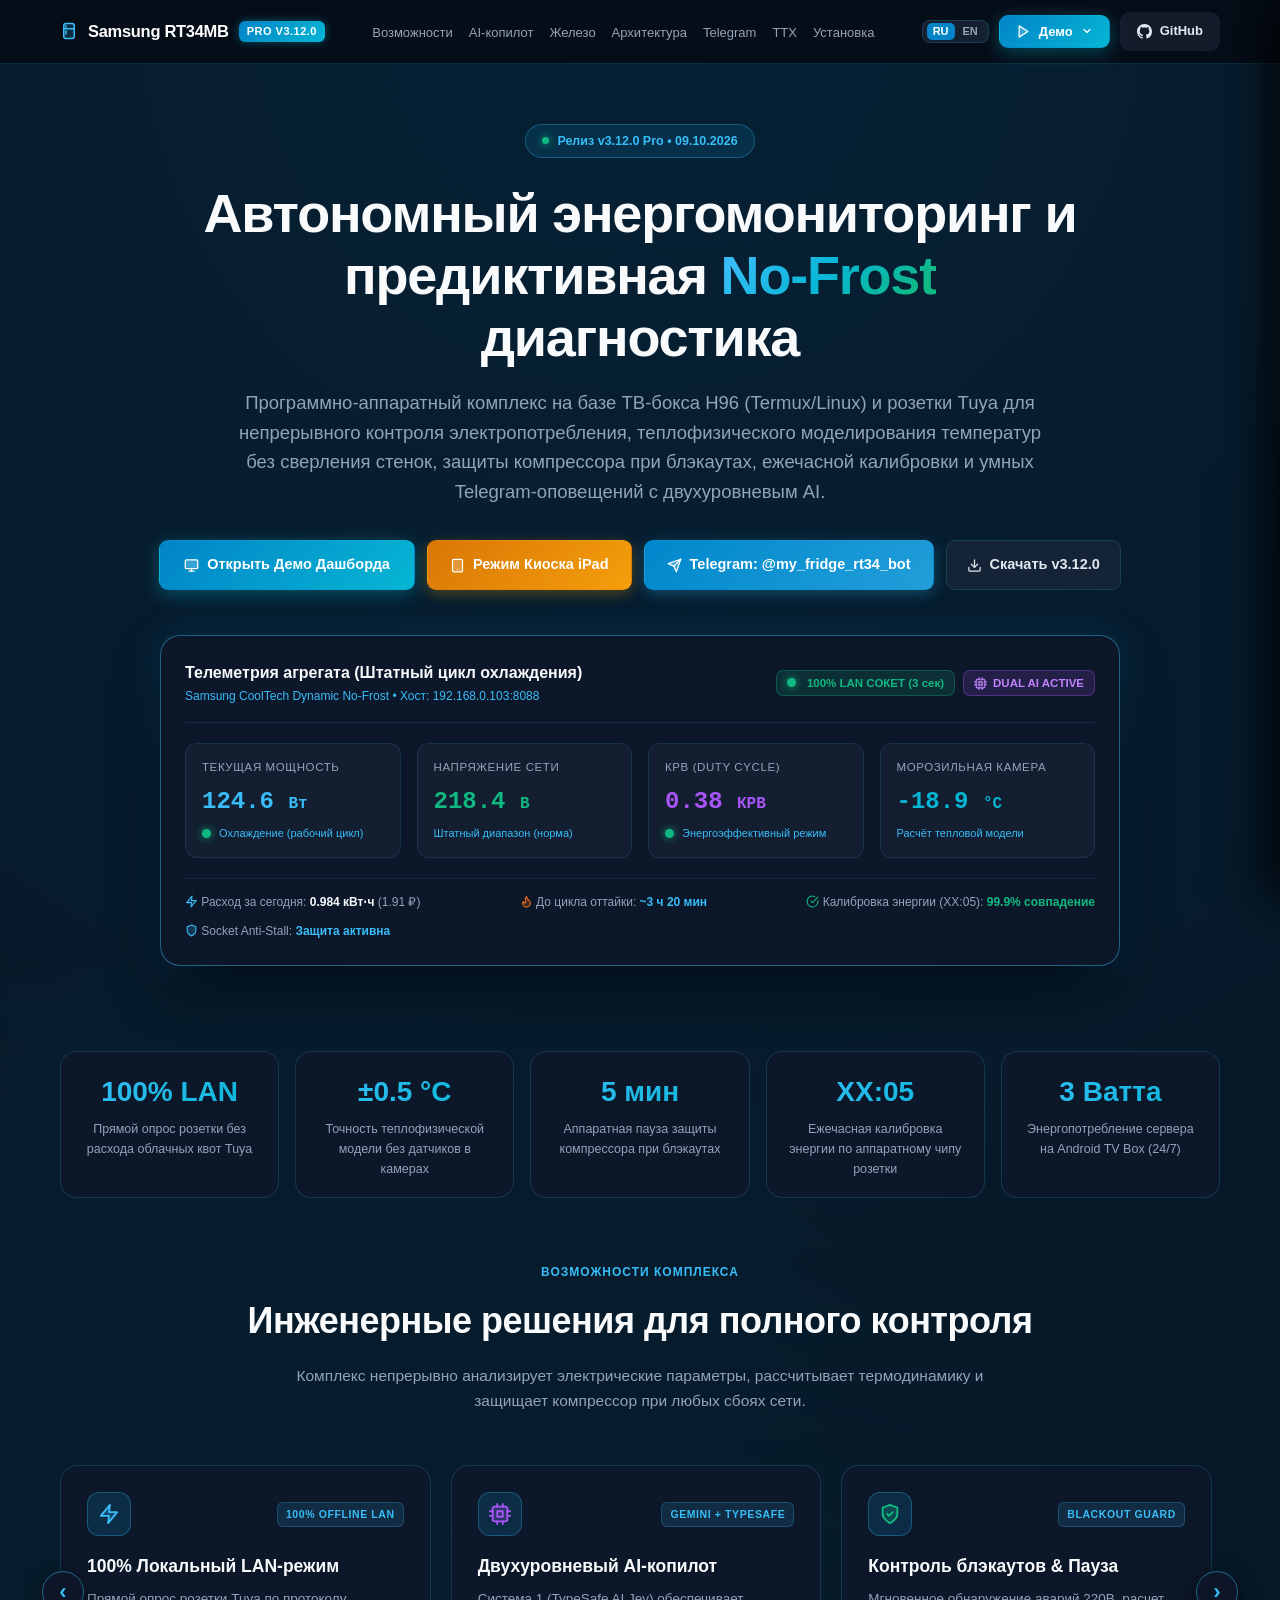
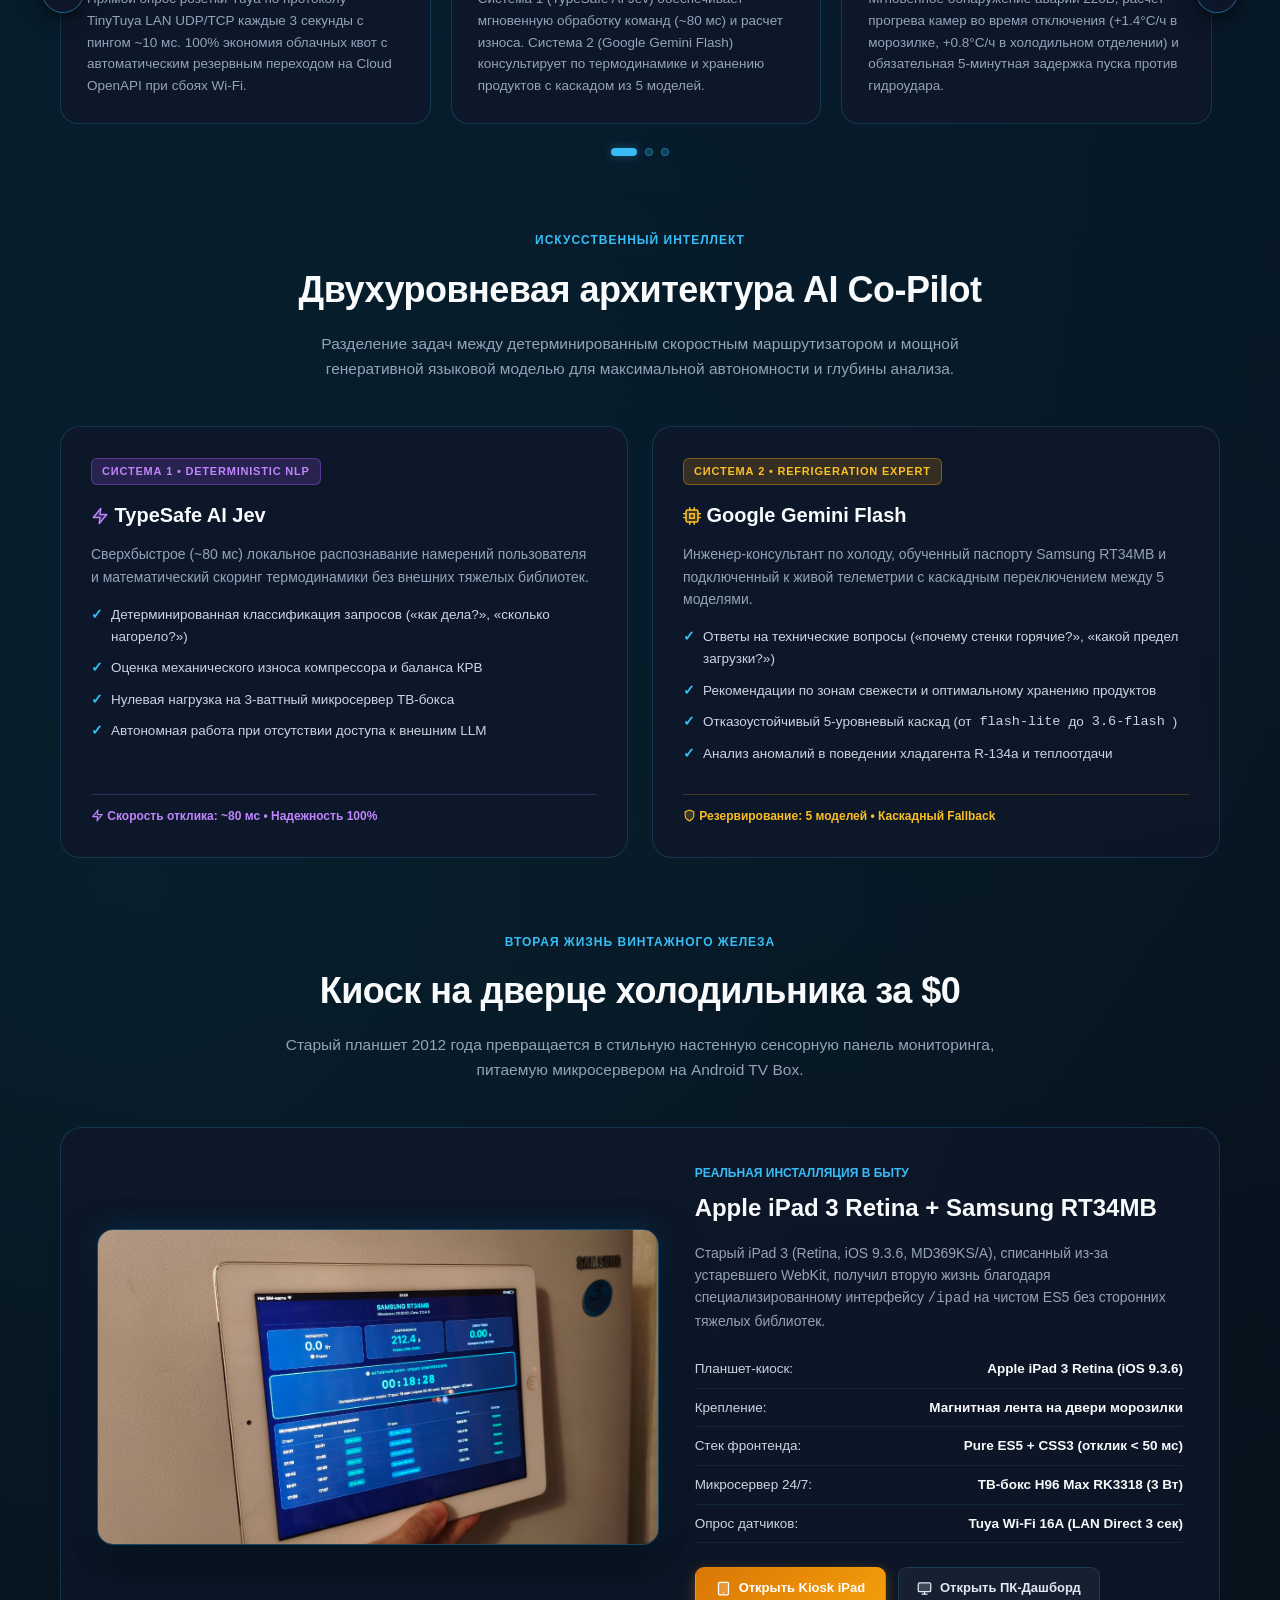
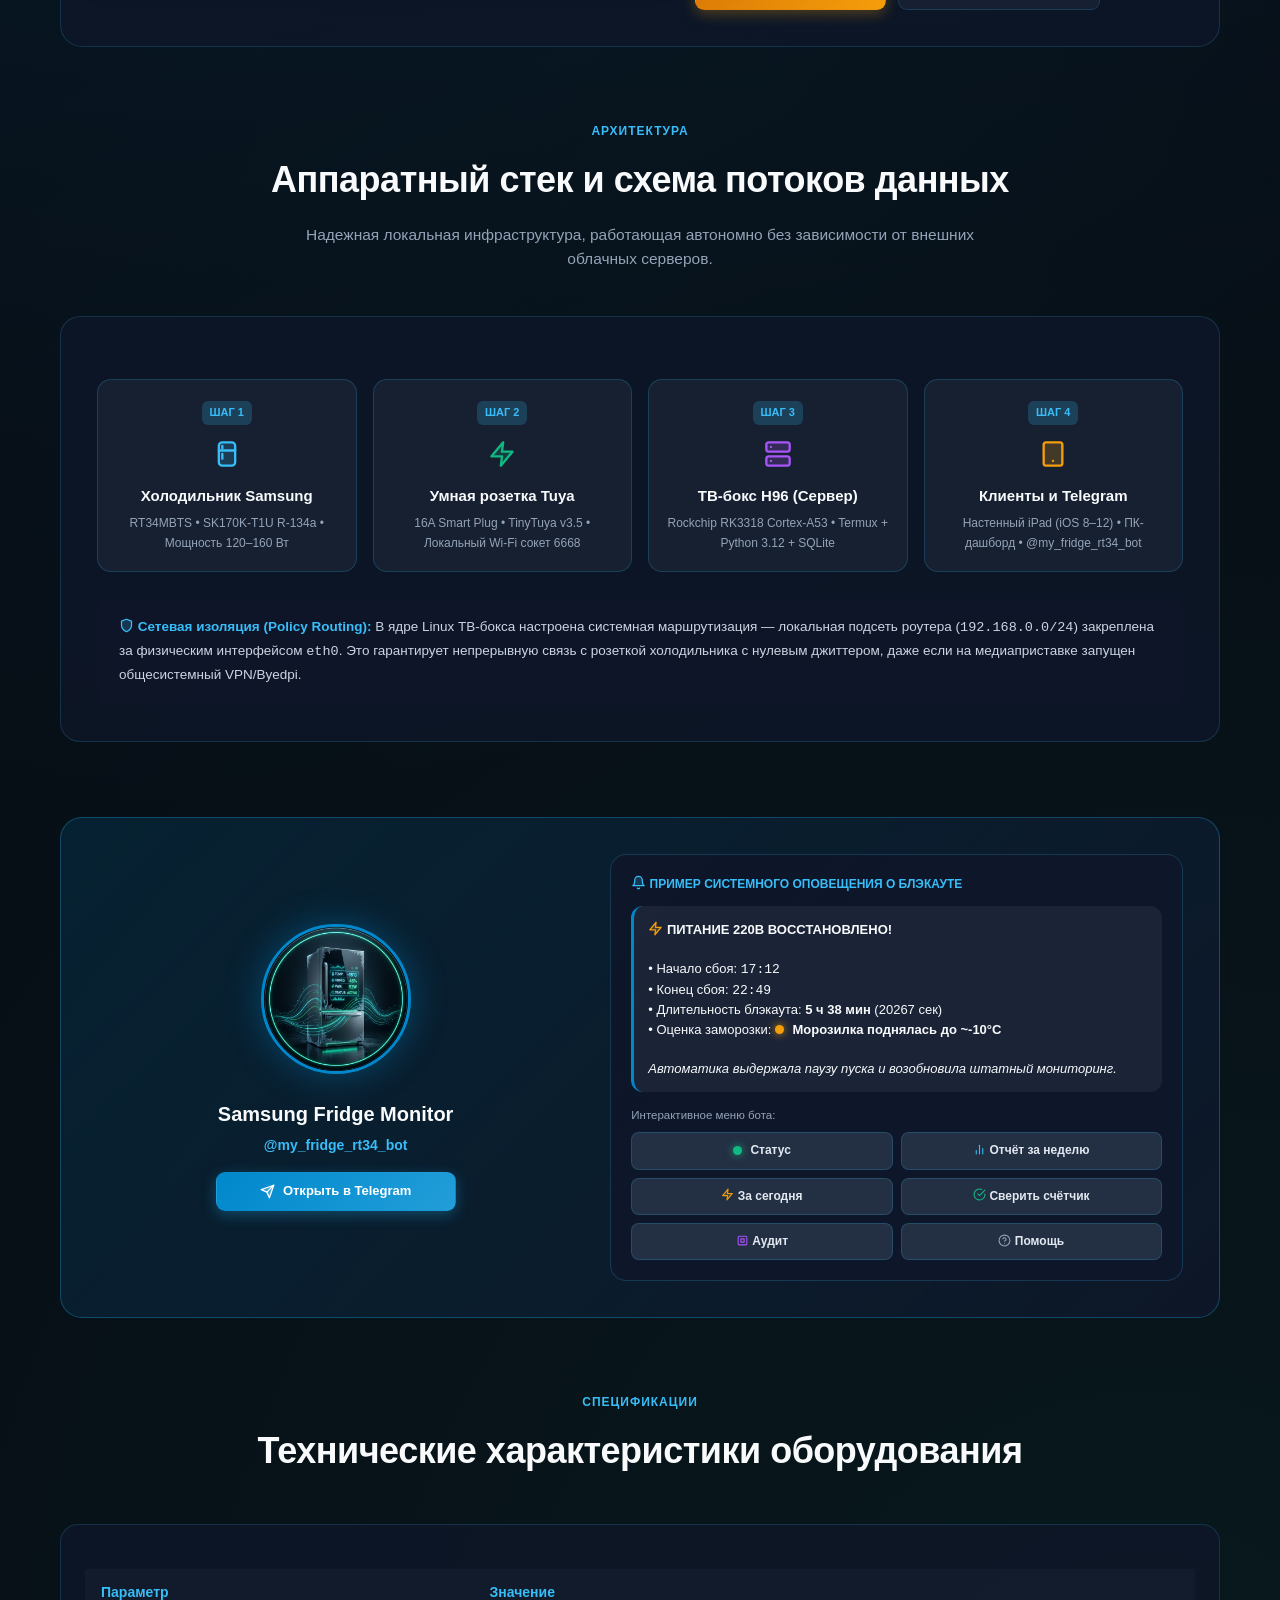
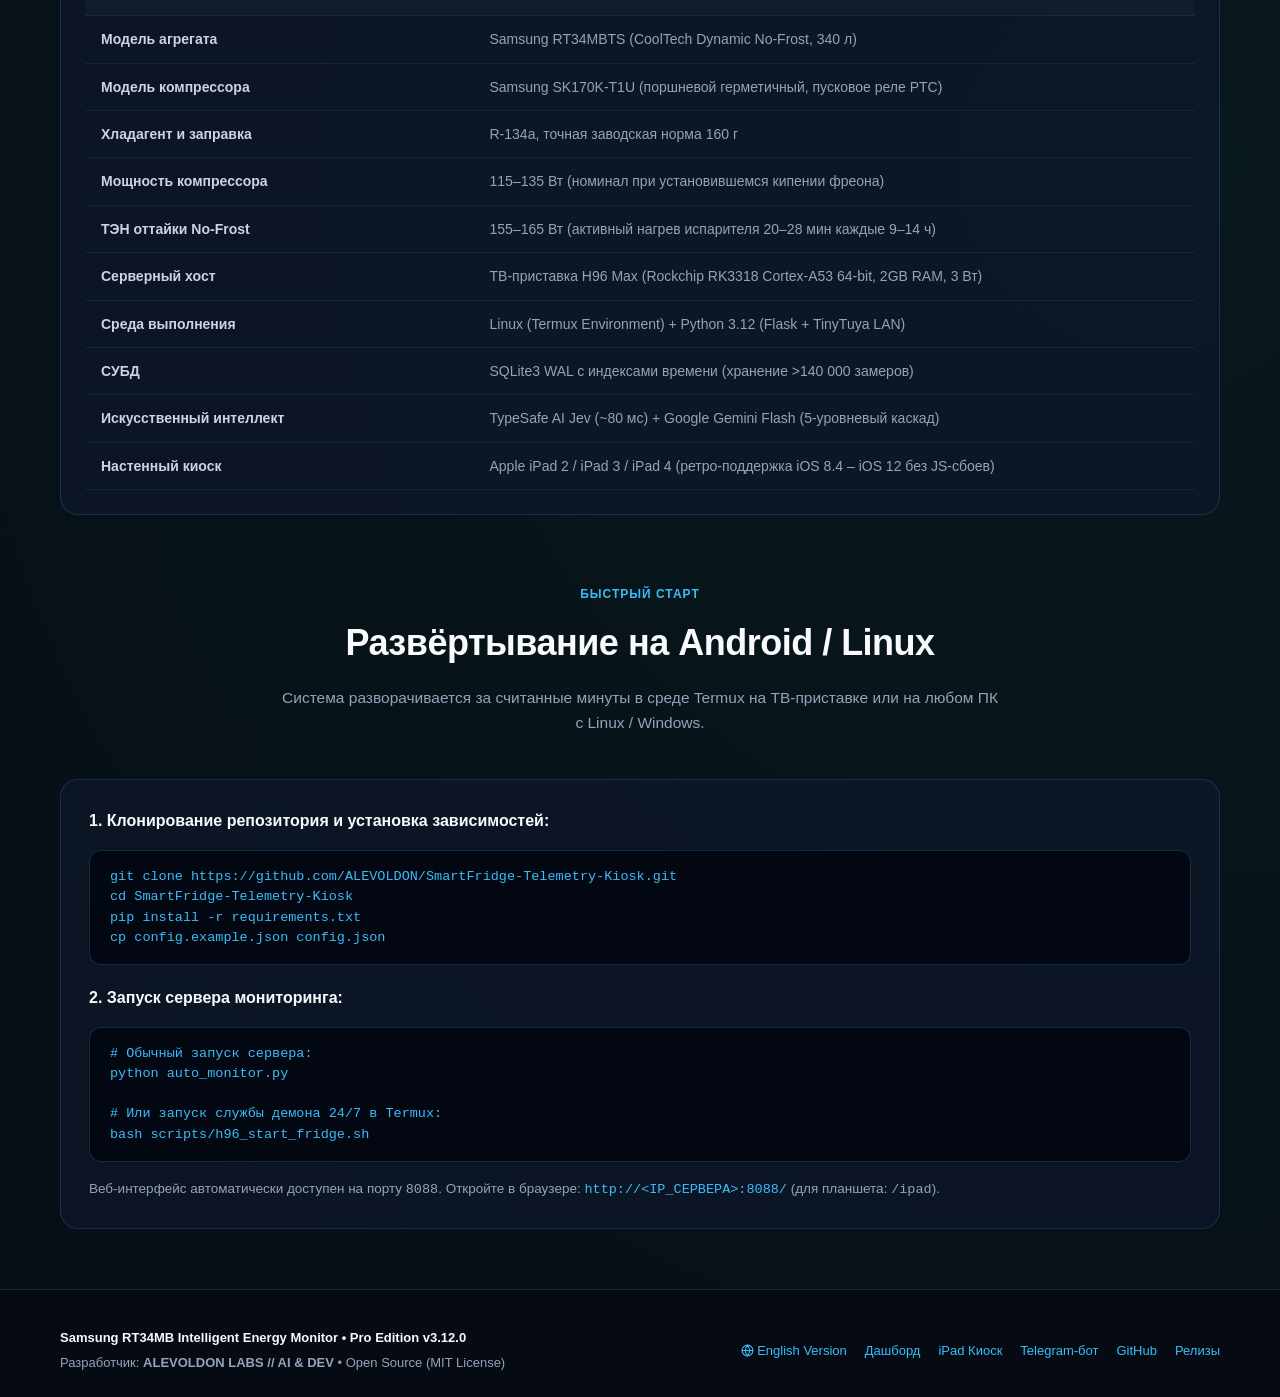
<file: index.html>
<!DOCTYPE html>
<html lang="ru">
<head>
    <meta charset="UTF-8">
    <meta name="viewport" content="width=device-width, initial-scale=1.0">
    <title>Samsung RT34MB Intelligent Energy Monitor | PRO Edition</title>
    <meta name="description" content="Автономный комплекс энергомониторинга, теплофизического моделирования, защиты компрессора при блэкаутах, двухуровневого AI и киоска на iPad для холодильника Samsung RT34MB.">
    
    <!-- Favicon & Icons -->
    <link rel="icon" type="image/png" href="static/favicon.png">
    <link rel="apple-touch-icon" href="static/apple-touch-icon.png">

    <!-- Open Graph / Meta -->
    <meta property="og:title" content="Samsung RT34MB Intelligent Energy Monitor PRO">
    <meta property="og:description" content="Автономная система энергомониторинга, теплофизического моделирования и защиты компрессора при блэкаутах.">
    <meta property="og:image" content="static/bot_avatar.jpg">
    <meta property="og:type" content="website">

    <style>
        :root {
            --bg-dark: #070b14;
            --bg-card: rgba(15, 23, 42, 0.75);
            --bg-card-hover: rgba(30, 41, 59, 0.85);
            --border-card: rgba(56, 189, 248, 0.18);
            --border-card-hover: rgba(56, 189, 248, 0.45);
            --cyan-neon: #38bdf8;
            --cyan-glow: rgba(56, 189, 248, 0.35);
            --blue-accent: #0284c7;
            --emerald-accent: #10b981;
            --amber-accent: #f59e0b;
            --purple-accent: #a855f7;
            --text-main: #f8fafc;
            --text-muted: #94a3b8;
            --font-stack: -apple-system, BlinkMacSystemFont, 'Segoe UI', Roboto, 'Helvetica Neue', Arial, sans-serif;
        }

        * {
            box-sizing: border-box;
            margin: 0;
            padding: 0;
        }

        html {
            scroll-behavior: smooth;
        }

        section[id] {
            scroll-margin-top: 75px;
        }

        body {
            background-color: var(--bg-dark);
            background-image: 
                radial-gradient(circle at 50% 0%, rgba(2, 132, 199, 0.18) 0%, transparent 60%),
                radial-gradient(circle at 10% 40%, rgba(6, 182, 212, 0.08) 0%, transparent 40%),
                radial-gradient(circle at 90% 80%, rgba(16, 185, 129, 0.08) 0%, transparent 40%);
            color: var(--text-main);
            font-family: var(--font-stack);
            line-height: 1.6;
            overflow-x: hidden;
            -webkit-font-smoothing: antialiased;
        }

        a {
            color: var(--cyan-neon);
            text-decoration: none;
            transition: all 0.2s ease;
        }

        a:hover {
            color: #7dd3fc;
            text-shadow: 0 0 8px var(--cyan-glow);
        }

        /* Container */
        .container {
            max-width: 1200px;
            margin: 0 auto;
            padding: 0 20px;
        }

        /* Navbar */
        .navbar {
            position: sticky;
            top: 0;
            z-index: 1000;
            background: rgba(7, 11, 20, 0.85);
            backdrop-filter: blur(14px);
            -webkit-backdrop-filter: blur(14px);
            border-bottom: 1px solid var(--border-card);
            padding: 12px 0;
        }

        .nav-content {
            display: flex;
            align-items: center;
            justify-content: space-between;
            gap: 16px;
        }

        .nav-logo {
            display: flex;
            align-items: center;
            gap: 10px;
            font-size: 16.5px;
            font-weight: 800;
            color: #fff;
            letter-spacing: -0.3px;
            white-space: nowrap;
        }

        .nav-logo .badge-pro {
            font-size: 11px;
            font-weight: 700;
            padding: 2px 8px;
            border-radius: 6px;
            background: linear-gradient(135deg, #0284c7, #06b6d4);
            color: #fff;
            text-transform: uppercase;
            letter-spacing: 0.5px;
            box-shadow: 0 0 10px rgba(6, 182, 212, 0.4);
        }

        .nav-links {
            display: flex;
            align-items: center;
            gap: 16px;
            list-style: none;
            margin: 0;
            padding: 0;
        }

        .nav-links a {
            color: var(--text-muted);
            font-size: 13px;
            font-weight: 500;
            white-space: nowrap;
            transition: color 0.2s ease;
        }

        .nav-links a:hover {
            color: #fff;
        }

        .nav-cta-group {
            display: flex;
            align-items: center;
            gap: 10px;
        }

        /* Language Switcher */
        .lang-switcher {
            display: inline-flex;
            align-items: center;
            background: rgba(30, 41, 59, 0.7);
            border: 1px solid var(--border-card);
            border-radius: 8px;
            padding: 2px 4px;
            gap: 2px;
            font-size: 11px;
            font-weight: 700;
        }

        .lang-btn {
            padding: 3px 6px;
            border-radius: 5px;
            color: var(--text-muted);
            text-decoration: none;
            transition: all 0.2s;
            line-height: 1;
        }

        .lang-btn.active {
            background: var(--blue-accent);
            color: #fff;
        }

        .lang-btn:hover:not(.active) {
            color: #fff;
        }

        /* Navigation Dropdown Menu */
        .nav-dropdown {
            position: relative;
            display: inline-block;
        }

        .nav-dropdown-btn {
            display: inline-flex;
            align-items: center;
            gap: 6px;
            padding: 7px 14px;
            font-size: 12.5px;
            border: none;
            cursor: pointer;
        }

        .dropdown-chevron {
            transition: transform 0.2s ease;
        }

        .nav-dropdown:hover .dropdown-chevron,
        .nav-dropdown:focus-within .dropdown-chevron {
            transform: rotate(180deg);
        }

        .nav-dropdown-menu {
            position: absolute;
            top: calc(100% + 8px);
            right: 0;
            min-width: 250px;
            background: rgba(15, 23, 42, 0.95);
            border: 1px solid var(--border-card-hover);
            border-radius: 14px;
            box-shadow: 0 16px 36px rgba(0, 0, 0, 0.65), 0 0 25px rgba(2, 132, 199, 0.25);
            backdrop-filter: blur(16px);
            -webkit-backdrop-filter: blur(16px);
            padding: 8px;
            opacity: 0;
            visibility: hidden;
            transform: translateY(-6px);
            transition: all 0.2s cubic-bezier(0.4, 0, 0.2, 1);
            z-index: 1050;
        }

        .nav-dropdown:hover .nav-dropdown-menu,
        .nav-dropdown:focus-within .nav-dropdown-menu {
            opacity: 1;
            visibility: visible;
            transform: translateY(0);
        }

        .nav-dropdown-item {
            display: flex;
            align-items: center;
            gap: 12px;
            padding: 9px 12px;
            border-radius: 10px;
            color: #f8fafc;
            text-decoration: none;
            transition: background 0.2s;
        }

        .nav-dropdown-item:hover {
            background: rgba(30, 41, 59, 0.75);
            color: #fff;
            text-shadow: none;
        }

        .dropdown-icon {
            font-size: 20px;
            line-height: 1;
        }

        .dropdown-title {
            font-size: 13px;
            font-weight: 700;
            color: #f8fafc;
        }

        .dropdown-sub {
            font-size: 11px;
            color: var(--text-muted);
            margin-top: 1px;
        }

        .btn-github {
            background: rgba(30, 41, 59, 0.6);
            color: #e2e8f0;
            border: 1px solid var(--border-card);
            backdrop-filter: blur(8px);
            padding: 7px 13px;
            font-size: 12.5px;
            display: inline-flex;
            align-items: center;
            gap: 6px;
        }

        .btn-github:hover {
            background: rgba(51, 65, 85, 0.85);
            border-color: var(--cyan-neon);
            color: #fff;
            transform: translateY(-2px);
        }

        /* Buttons */
        .btn {
            display: inline-flex;
            align-items: center;
            justify-content: center;
            gap: 8px;
            padding: 8px 16px;
            border-radius: 9px;
            font-size: 13px;
            font-weight: 600;
            cursor: pointer;
            transition: all 0.25s cubic-bezier(0.4, 0, 0.2, 1);
            border: 1px solid transparent;
            white-space: nowrap;
        }

        .btn-primary {
            background: linear-gradient(135deg, #0284c7, #06b6d4);
            color: #fff;
            box-shadow: 0 4px 18px rgba(6, 182, 212, 0.35);
        }

        .btn-primary:hover {
            transform: translateY(-2px);
            box-shadow: 0 6px 24px rgba(6, 182, 212, 0.5);
            color: #fff;
            text-shadow: none;
        }

        .btn-kiosk {
            background: linear-gradient(135deg, #d97706, #f59e0b);
            color: #fff;
            box-shadow: 0 4px 14px rgba(245, 158, 11, 0.3);
        }

        .btn-kiosk:hover {
            transform: translateY(-2px);
            box-shadow: 0 6px 20px rgba(245, 158, 11, 0.45);
            color: #fff;
        }

        .btn-secondary {
            background: rgba(30, 41, 59, 0.6);
            color: #e2e8f0;
            border: 1px solid var(--border-card);
            backdrop-filter: blur(8px);
        }

        .btn-secondary:hover {
            background: rgba(51, 65, 85, 0.8);
            border-color: var(--cyan-neon);
            color: #fff;
            transform: translateY(-2px);
        }

        .btn-telegram {
            background: linear-gradient(135deg, #0088cc, #229ed9);
            color: #fff;
            box-shadow: 0 4px 14px rgba(34, 158, 217, 0.35);
        }

        .btn-telegram:hover {
            box-shadow: 0 6px 20px rgba(34, 158, 217, 0.5);
            transform: translateY(-2px);
            color: #fff;
        }

        /* Hero Section */
        .hero {
            padding: 60px 0 50px;
            text-align: center;
            position: relative;
        }

        .hero-pill {
            display: inline-flex;
            align-items: center;
            gap: 8px;
            padding: 6px 16px;
            border-radius: 9999px;
            background: rgba(14, 165, 233, 0.12);
            border: 1px solid rgba(56, 189, 248, 0.3);
            color: var(--cyan-neon);
            font-size: 12.5px;
            font-weight: 600;
            margin-bottom: 24px;
            animation: pulse-glow 3s infinite alternate;
        }

        .hero-pill .dot {
            width: 7px;
            height: 7px;
            border-radius: 50%;
            background: var(--emerald-accent);
            box-shadow: 0 0 8px var(--emerald-accent);
        }

        .hero-title {
            font-size: clamp(32px, 4.8vw, 54px);
            font-weight: 900;
            line-height: 1.15;
            letter-spacing: -1.2px;
            margin-bottom: 20px;
            max-width: 920px;
            margin-left: auto;
            margin-right: auto;
        }

        .hero-title span {
            background: linear-gradient(135deg, #38bdf8 10%, #06b6d4 50%, #10b981 90%);
            -webkit-background-clip: text;
            -webkit-text-fill-color: transparent;
        }

        .hero-subtitle {
            font-size: clamp(15.5px, 1.8vw, 18.5px);
            color: var(--text-muted);
            max-width: 820px;
            margin: 0 auto 34px;
            line-height: 1.6;
        }

        .hero-cta {
            display: flex;
            justify-content: center;
            flex-wrap: wrap;
            gap: 12px;
            margin-bottom: 45px;
        }

        /* Telemetry Live Card Mockup */
        .hero-mockup-wrapper {
            position: relative;
            max-width: 960px;
            margin: 0 auto;
        }

        .telemetry-card {
            background: rgba(15, 23, 42, 0.85);
            border: 1px solid var(--border-card-hover);
            border-radius: 20px;
            box-shadow: 0 25px 60px -15px rgba(0, 0, 0, 0.8), 0 0 40px rgba(2, 132, 199, 0.2);
            backdrop-filter: blur(20px);
            padding: 24px;
            text-align: left;
        }

        .mockup-header {
            display: flex;
            justify-content: space-between;
            align-items: center;
            border-bottom: 1px solid rgba(56, 189, 248, 0.15);
            padding-bottom: 16px;
            margin-bottom: 20px;
        }

        .mockup-badges-row {
            display: flex;
            align-items: center;
            gap: 8px;
            flex-wrap: wrap;
        }

        .mockup-badge {
            display: inline-flex;
            align-items: center;
            gap: 6px;
            font-size: 11.5px;
            font-weight: 700;
            color: var(--emerald-accent);
            background: rgba(16, 185, 129, 0.15);
            border: 1px solid rgba(16, 185, 129, 0.3);
            padding: 3px 10px;
            border-radius: 7px;
        }

        .mockup-badge-ai {
            color: #c084fc;
            background: rgba(168, 85, 247, 0.15);
            border: 1px solid rgba(168, 85, 247, 0.35);
        }

        .grid-stats {
            display: grid;
            grid-template-columns: repeat(auto-fit, minmax(200px, 1fr));
            gap: 16px;
            margin-bottom: 20px;
        }

        .stat-box {
            background: rgba(30, 41, 59, 0.45);
            border: 1px solid rgba(56, 189, 248, 0.12);
            border-radius: 12px;
            padding: 14px 16px;
            transition: border-color 0.2s ease;
        }

        .stat-box:hover {
            border-color: rgba(56, 189, 248, 0.35);
        }

        .stat-label {
            font-size: 11.5px;
            text-transform: uppercase;
            letter-spacing: 0.6px;
            color: var(--text-muted);
            margin-bottom: 6px;
        }

        .stat-val {
            font-size: 24px;
            font-weight: 800;
            color: #f8fafc;
            font-family: 'Courier New', Courier, monospace;
        }

        .stat-sub {
            font-size: 11px;
            color: var(--cyan-neon);
            margin-top: 4px;
        }

        /* Metrics Strip */
        .metrics-strip {
            display: grid;
            grid-template-columns: repeat(auto-fit, minmax(200px, 1fr));
            gap: 16px;
            margin: 35px auto 65px;
        }

        .metric-card {
            background: var(--bg-card);
            border: 1px solid var(--border-card);
            border-radius: 16px;
            padding: 18px;
            text-align: center;
            transition: all 0.3s ease;
        }

        .metric-card:hover {
            border-color: var(--border-card-hover);
            transform: translateY(-3px);
            background: var(--bg-card-hover);
        }

        .metric-num {
            font-size: 28px;
            font-weight: 900;
            background: linear-gradient(135deg, #38bdf8, #06b6d4);
            -webkit-background-clip: text;
            -webkit-text-fill-color: transparent;
            margin-bottom: 4px;
        }

        .metric-desc {
            font-size: 12.5px;
            color: var(--text-muted);
            font-weight: 500;
        }

        /* Section Headings */
        .section-header {
            text-align: center;
            margin-bottom: 44px;
        }

        .section-tag {
            font-size: 12px;
            text-transform: uppercase;
            letter-spacing: 1px;
            color: var(--cyan-neon);
            font-weight: 700;
            margin-bottom: 10px;
        }

        .section-title {
            font-size: clamp(25px, 3.2vw, 36px);
            font-weight: 800;
            letter-spacing: -0.5px;
            margin-bottom: 14px;
        }

        .section-subtitle {
            font-size: 15.5px;
            color: var(--text-muted);
            max-width: 720px;
            margin: 0 auto;
        }

        /* Features Carousel */
        .carousel-wrapper {
            position: relative;
            margin-bottom: 75px;
        }

        .carousel-track {
            display: flex;
            gap: 20px;
            overflow-x: auto;
            scroll-snap-type: x mandatory;
            scroll-behavior: smooth;
            -webkit-overflow-scrolling: touch;
            padding: 8px 4px 20px;
            scrollbar-width: none;
        }

        .carousel-track::-webkit-scrollbar {
            display: none;
        }

        .feature-card {
            flex: 0 0 calc((100% - 40px) / 3);
            scroll-snap-align: start;
            background: var(--bg-card);
            border: 1px solid var(--border-card);
            border-radius: 18px;
            padding: 26px;
            transition: all 0.3s ease;
            position: relative;
            overflow: hidden;
            display: flex;
            flex-direction: column;
            justify-content: space-between;
            box-sizing: border-box;
        }

        .feature-card::before {
            content: '';
            position: absolute;
            top: 0;
            left: 0;
            right: 0;
            height: 2px;
            background: linear-gradient(90deg, transparent, var(--cyan-neon), transparent);
            opacity: 0;
            transition: opacity 0.3s ease;
        }

        .feature-card:hover {
            border-color: var(--border-card-hover);
            transform: translateY(-4px);
            background: var(--bg-card-hover);
            box-shadow: 0 12px 30px -10px rgba(2, 132, 199, 0.2);
        }

        .feature-card:hover::before {
            opacity: 1;
        }

        .feature-top {
            display: flex;
            align-items: center;
            justify-content: space-between;
            margin-bottom: 16px;
        }

        .feature-tag {
            font-size: 10.5px;
            font-weight: 800;
            letter-spacing: 0.6px;
            color: var(--cyan-neon);
            background: rgba(56, 189, 248, 0.12);
            border: 1px solid rgba(56, 189, 248, 0.25);
            padding: 3px 8px;
            border-radius: 6px;
            text-transform: uppercase;
        }

        .feature-icon {
            width: 44px;
            height: 44px;
            border-radius: 12px;
            background: rgba(14, 165, 233, 0.15);
            border: 1px solid rgba(56, 189, 248, 0.3);
            display: flex;
            align-items: center;
            justify-content: center;
            font-size: 22px;
        }

        .feature-title {
            font-size: 17.5px;
            font-weight: 700;
            margin-bottom: 8px;
            color: #f8fafc;
        }

        .feature-desc {
            font-size: 13.5px;
            color: var(--text-muted);
            line-height: 1.6;
        }

        /* Carousel Navigation Buttons */
        .carousel-btn {
            position: absolute;
            top: 45%;
            transform: translateY(-50%);
            width: 42px;
            height: 42px;
            border-radius: 50%;
            background: rgba(15, 23, 42, 0.9);
            border: 1px solid var(--border-card-hover);
            color: var(--cyan-neon);
            font-size: 22px;
            font-weight: bold;
            display: flex;
            align-items: center;
            justify-content: center;
            cursor: pointer;
            z-index: 10;
            backdrop-filter: blur(12px);
            -webkit-backdrop-filter: blur(12px);
            box-shadow: 0 6px 20px rgba(0, 0, 0, 0.55);
            transition: all 0.25s ease;
        }

        .carousel-btn:hover {
            background: rgba(30, 41, 59, 0.95);
            color: #fff;
            border-color: var(--cyan-neon);
            box-shadow: 0 0 16px rgba(56, 189, 248, 0.45);
            transform: translateY(-50%) scale(1.06);
        }

        .carousel-btn-prev {
            left: -18px;
        }

        .carousel-btn-next {
            right: -18px;
        }

        .carousel-dots {
            display: flex;
            justify-content: center;
            align-items: center;
            gap: 8px;
            margin-top: 4px;
        }

        .carousel-dot {
            width: 8px;
            height: 8px;
            border-radius: 9999px;
            background: rgba(56, 189, 248, 0.22);
            border: 1px solid rgba(56, 189, 248, 0.35);
            cursor: pointer;
            transition: all 0.3s cubic-bezier(0.4, 0, 0.2, 1);
        }

        .carousel-dot.active {
            width: 26px;
            background: var(--cyan-neon);
            box-shadow: 0 0 10px var(--cyan-glow);
        }

        @media (max-width: 980px) {
            .feature-card {
                flex: 0 0 calc((100% - 20px) / 2);
            }
            .carousel-btn-prev { left: -6px; }
            .carousel-btn-next { right: -6px; }
        }

        @media (max-width: 640px) {
            .feature-card {
                flex: 0 0 100%;
            }
        }

        /* Dual-Tier AI Section */
        .ai-grid {
            display: grid;
            grid-template-columns: repeat(auto-fit, minmax(280px, 1fr));
            gap: 24px;
            margin-bottom: 75px;
        }

        .ai-card {
            background: var(--bg-card);
            border: 1px solid var(--border-card);
            border-radius: 20px;
            padding: 30px;
            position: relative;
            overflow: hidden;
            display: flex;
            flex-direction: column;
            justify-content: space-between;
        }

        .ai-badge {
            display: inline-block;
            font-size: 11px;
            font-weight: 800;
            letter-spacing: 0.8px;
            padding: 4px 10px;
            border-radius: 6px;
            margin-bottom: 14px;
            text-transform: uppercase;
            width: fit-content;
        }

        .ai-badge-system1 {
            background: rgba(168, 85, 247, 0.18);
            color: #c084fc;
            border: 1px solid rgba(168, 85, 247, 0.4);
        }

        .ai-badge-system2 {
            background: rgba(245, 158, 11, 0.18);
            color: #fbbf24;
            border: 1px solid rgba(245, 158, 11, 0.4);
        }

        .ai-card-title {
            font-size: 20px;
            font-weight: 800;
            color: #f8fafc;
            margin-bottom: 12px;
        }

        .ai-feature-list {
            list-style: none;
            margin: 16px 0;
            font-size: 13.5px;
            color: #cbd5e1;
        }

        .ai-feature-list li {
            margin-bottom: 10px;
            display: flex;
            align-items: flex-start;
            gap: 8px;
        }

        .ai-feature-list li span.bullet {
            color: var(--cyan-neon);
            font-weight: bold;
        }

        /* Hardware Showcase */
        .hardware-grid {
            display: grid;
            grid-template-columns: 1.15fr 1fr;
            gap: 36px;
            align-items: center;
            background: var(--bg-card);
            border: 1px solid var(--border-card);
            border-radius: 22px;
            padding: 36px;
            margin-bottom: 75px;
        }

        .hardware-photo-frame {
            position: relative;
            border-radius: 16px;
            overflow: hidden;
            border: 1px solid rgba(56, 189, 248, 0.3);
            box-shadow: 0 15px 40px rgba(0, 0, 0, 0.6), 0 0 30px rgba(2, 132, 199, 0.25);
        }

        .hardware-photo-frame img {
            width: 100%;
            height: auto;
            display: block;
            transition: transform 0.4s ease;
        }

        .hardware-photo-frame:hover img {
            transform: scale(1.02);
        }

        .hardware-info h3 {
            font-size: 24px;
            font-weight: 800;
            color: #f8fafc;
            margin-bottom: 14px;
        }

        .hardware-specs-list {
            list-style: none;
            margin: 18px 0 24px;
            font-size: 13.5px;
            color: #cbd5e1;
        }

        .hardware-specs-list li {
            padding: 8px 0;
            border-bottom: 1px solid rgba(56, 189, 248, 0.1);
            display: flex;
            justify-content: space-between;
        }

        .hardware-specs-list li strong {
            color: #f8fafc;
        }

        /* Architecture Topology */
        .topology-card {
            background: var(--bg-card);
            border: 1px solid var(--border-card);
            border-radius: 20px;
            padding: 36px;
            margin-bottom: 75px;
        }

        .flow-diagram {
            display: grid;
            grid-template-columns: repeat(auto-fit, minmax(220px, 1fr));
            gap: 16px;
            position: relative;
            margin: 26px 0;
        }

        .flow-step {
            background: rgba(30, 41, 59, 0.6);
            border: 1px solid rgba(56, 189, 248, 0.2);
            border-radius: 14px;
            padding: 18px;
            text-align: center;
            position: relative;
        }

        .flow-step-num {
            font-size: 11px;
            font-weight: 800;
            background: rgba(56, 189, 248, 0.2);
            color: var(--cyan-neon);
            padding: 3px 8px;
            border-radius: 6px;
            display: inline-block;
            margin-bottom: 10px;
        }

        .flow-step-icon {
            font-size: 26px;
            margin-bottom: 8px;
        }

        .flow-step-title {
            font-size: 15px;
            font-weight: 700;
            margin-bottom: 6px;
            color: #f8fafc;
        }

        .flow-step-sub {
            font-size: 12px;
            color: var(--text-muted);
        }

        /* Telegram Section */
        .telegram-spotlight {
            background: linear-gradient(135deg, rgba(0, 136, 204, 0.15), rgba(15, 23, 42, 0.85));
            border: 1px solid rgba(34, 158, 217, 0.35);
            border-radius: 22px;
            padding: 36px;
            margin-bottom: 75px;
            display: grid;
            grid-template-columns: 1fr 1.2fr;
            gap: 36px;
            align-items: center;
        }

        .tg-avatar-box {
            text-align: center;
        }

        .tg-avatar-img {
            width: 150px;
            height: 150px;
            border-radius: 50%;
            border: 3px solid #0088cc;
            box-shadow: 0 0 35px rgba(0, 136, 204, 0.4);
            object-fit: cover;
            margin-bottom: 16px;
        }

        .tg-bot-name {
            font-size: 20px;
            font-weight: 800;
            margin-bottom: 4px;
        }

        .tg-bot-username {
            font-size: 14px;
            color: #38bdf8;
            font-weight: 600;
            margin-bottom: 16px;
        }

        .tg-chat-mockup {
            background: rgba(15, 23, 42, 0.9);
            border: 1px solid rgba(56, 189, 248, 0.2);
            border-radius: 16px;
            padding: 20px;
            font-size: 13px;
        }

        .tg-message {
            background: rgba(30, 41, 59, 0.8);
            border-radius: 12px;
            padding: 14px;
            margin-bottom: 14px;
            border-left: 3px solid #0088cc;
            line-height: 1.5;
        }

        .tg-buttons-grid {
            display: grid;
            grid-template-columns: repeat(2, 1fr);
            gap: 8px;
        }

        .tg-mock-btn {
            background: rgba(51, 65, 85, 0.6);
            border: 1px solid rgba(56, 189, 248, 0.2);
            padding: 8px 12px;
            border-radius: 8px;
            font-size: 12px;
            font-weight: 600;
            text-align: center;
            color: #e2e8f0;
        }

        /* Tech Specs Table */
        .specs-table {
            width: 100%;
            border-collapse: collapse;
            font-size: 14px;
            margin-top: 20px;
        }

        .specs-table th, .specs-table td {
            padding: 12px 16px;
            border-bottom: 1px solid rgba(56, 189, 248, 0.1);
            text-align: left;
        }

        .specs-table th {
            color: var(--cyan-neon);
            font-weight: 700;
            background: rgba(30, 41, 59, 0.3);
        }

        .specs-table td:first-child {
            font-weight: 600;
            color: #cbd5e1;
            width: 35%;
        }

        .specs-table td:last-child {
            color: #94a3b8;
        }

        /* Installation Code Block */
        .code-box {
            background: #030712;
            border: 1px solid rgba(56, 189, 248, 0.2);
            border-radius: 12px;
            padding: 16px 20px;
            font-family: 'Courier New', Courier, monospace;
            font-size: 13.5px;
            color: #38bdf8;
            position: relative;
            overflow-x: auto;
            margin: 16px 0;
            line-height: 1.5;
        }

        /* Footer */
        .footer {
            border-top: 1px solid var(--border-card);
            background: rgba(7, 11, 20, 0.95);
            padding: 38px 0 28px;
            margin-top: 60px;
            font-size: 13px;
            color: var(--text-muted);
        }

        .footer-content {
            display: flex;
            justify-content: space-between;
            align-items: center;
            flex-wrap: wrap;
            gap: 20px;
        }

        @keyframes pulse-glow {
            0% { box-shadow: 0 0 10px rgba(56, 189, 248, 0.2); }
            100% { box-shadow: 0 0 22px rgba(56, 189, 248, 0.45); }
        }

        /* Mobile Menu Button */
        .mobile-menu-btn {
            display: none;
            align-items: center;
            justify-content: center;
            background: rgba(30, 41, 59, 0.7);
            border: 1px solid var(--border-card);
            border-radius: 8px;
            color: #f8fafc;
            padding: 6px 9px;
            cursor: pointer;
            transition: all 0.2s ease;
        }

        .mobile-menu-btn:hover,
        .mobile-menu-btn:focus {
            background: rgba(51, 65, 85, 0.9);
            border-color: var(--cyan-neon);
            color: #fff;
        }

        /* Slide-out Mobile Drawer */
        .drawer-backdrop {
            position: fixed;
            top: 0;
            left: 0;
            right: 0;
            bottom: 0;
            background: rgba(0, 0, 0, 0.7);
            backdrop-filter: blur(5px);
            -webkit-backdrop-filter: blur(5px);
            z-index: 1040;
            opacity: 0;
            visibility: hidden;
            transition: opacity 0.3s ease, visibility 0.3s ease;
        }

        .drawer-backdrop.active {
            opacity: 1;
            visibility: visible;
        }

        .mobile-drawer {
            position: fixed;
            top: 0;
            right: 0;
            bottom: 0;
            width: 320px;
            max-width: 86vw;
            background: rgba(11, 17, 32, 0.98);
            border-left: 1px solid var(--border-card-hover);
            box-shadow: -15px 0 45px rgba(0, 0, 0, 0.8);
            backdrop-filter: blur(24px);
            -webkit-backdrop-filter: blur(24px);
            z-index: 1050;
            transform: translateX(100%);
            transition: transform 0.3s cubic-bezier(0.16, 1, 0.3, 1);
            display: flex;
            flex-direction: column;
        }

        .mobile-drawer.active {
            transform: translateX(0);
        }

        .drawer-header {
            display: flex;
            align-items: center;
            justify-content: space-between;
            padding: 16px 20px;
            border-bottom: 1px solid var(--border-card);
        }

        .drawer-close-btn {
            background: rgba(30, 41, 59, 0.6);
            border: 1px solid var(--border-card);
            border-radius: 8px;
            color: #94a3b8;
            width: 32px;
            height: 32px;
            display: flex;
            align-items: center;
            justify-content: center;
            font-size: 16px;
            cursor: pointer;
            transition: all 0.2s;
        }

        .drawer-close-btn:hover {
            color: #fff;
            border-color: var(--cyan-neon);
        }

        .drawer-body {
            flex: 1;
            overflow-y: auto;
            padding: 20px;
            display: flex;
            flex-direction: column;
            gap: 22px;
        }

        .drawer-section-title {
            font-size: 11px;
            font-weight: 800;
            letter-spacing: 0.8px;
            color: var(--text-muted);
            text-transform: uppercase;
            margin-bottom: 8px;
        }

        .drawer-nav-list {
            list-style: none;
            margin: 0;
            padding: 0;
            display: flex;
            flex-direction: column;
            gap: 3px;
        }

        .drawer-nav-list a {
            display: flex;
            align-items: center;
            gap: 12px;
            padding: 10px 14px;
            border-radius: 10px;
            color: #cbd5e1;
            font-size: 14px;
            font-weight: 600;
            transition: all 0.2s;
            border: 1px solid transparent;
        }

        .drawer-nav-list a:hover,
        .drawer-nav-list a:focus {
            background: rgba(30, 41, 59, 0.7);
            color: #38bdf8;
            border-color: rgba(56, 189, 248, 0.2);
        }

        .drawer-actions {
            display: flex;
            flex-direction: column;
            gap: 10px;
        }

        .drawer-actions .btn {
            width: 100%;
            justify-content: center;
            padding: 10px 16px;
            font-size: 13.5px;
        }

        .drawer-footer {
            margin-top: auto;
            padding-top: 16px;
            border-top: 1px solid var(--border-card);
            display: flex;
            align-items: center;
            justify-content: space-between;
        }

        .drawer-footer .lang-switcher {
            display: inline-flex;
            padding: 3px 6px;
            gap: 4px;
        }

        .drawer-footer .lang-btn {
            padding: 4px 8px;
            font-size: 12px;
        }

        /* Responsive */
        @media (max-width: 980px) {
            .nav-links { display: none; }
            .nav-cta-group .lang-switcher { display: none; }
            .nav-cta-group .nav-dropdown { display: none; }
            .nav-cta-group .btn-github { display: none; }
            .mobile-menu-btn { display: inline-flex; }
            .hardware-grid { grid-template-columns: 1fr; gap: 24px; padding: 28px; }
            .telegram-spotlight { grid-template-columns: 1fr; gap: 24px; padding: 28px; }
            .hero { padding: 45px 0 30px; }
            .grid-stats { grid-template-columns: repeat(2, 1fr); }
            .ai-grid { grid-template-columns: 1fr; }
            .feature-card { flex: 0 0 calc((100% - 20px) / 2); }
            .metrics-strip { grid-template-columns: repeat(2, 1fr); gap: 14px; margin: 25px auto 45px; }
        }

        @media (max-width: 640px) {
            .container { padding: 0 16px; }
            .hero { padding: 32px 0 24px; }
            .hero-pill { font-size: 11px; padding: 5px 12px; white-space: normal; text-align: center; }
            .hero-title { font-size: clamp(24px, 7vw, 36px); letter-spacing: -0.8px; }
            .hero-subtitle { font-size: 14px; margin-bottom: 24px; }
            .hero-cta { flex-direction: column; width: 100%; }
            .hero-cta .btn { width: 100%; font-size: 13.5px; }
            .mockup-header { flex-direction: column; align-items: flex-start; gap: 10px; }
            .grid-stats { grid-template-columns: 1fr; }
            .stat-box { padding: 12px 14px; }
            .metrics-strip { grid-template-columns: 1fr; }
            .feature-card { flex: 0 0 100%; padding: 20px; }
            .carousel-btn { display: none; }
            .carousel-track { padding: 4px 0 14px; }
            .hardware-grid { padding: 20px 16px; border-radius: 18px; }
            .hardware-specs-list li { flex-direction: column; gap: 2px; }
            .topology-card { padding: 20px 16px; }
            .flow-diagram { grid-template-columns: 1fr; }
            .telegram-spotlight { padding: 22px 16px; }
            .tg-avatar-img { width: 110px; height: 110px; }
            .tg-chat-mockup { padding: 16px 12px; }
            .tg-buttons-grid { grid-template-columns: repeat(2, 1fr); gap: 6px; }
            .tg-mock-btn { font-size: 11px; padding: 6px 8px; }
            .footer-content { flex-direction: column; text-align: center; gap: 16px; }
            .footer-content div:last-child { justify-content: center; }
        }

        @media (max-width: 440px) {
            .nav-logo { font-size: 14.5px; gap: 6px; }
            .nav-logo .badge-pro { font-size: 9.5px; padding: 2px 6px; }
        }

        /* Vector UI Icons & Glowing LED Dots */
        .ui-icon {
            display: inline-block;
            width: 1em;
            height: 1em;
            vertical-align: -0.15em;
            fill: none;
            stroke: currentColor;
            stroke-width: 2;
            stroke-linecap: round;
            stroke-linejoin: round;
            flex-shrink: 0;
        }
        .ui-icon-xs { width: 13px; height: 13px; }
        .ui-icon-sm { width: 15px; height: 15px; }
        .ui-icon-md { width: 18px; height: 18px; }
        .ui-icon-lg { width: 22px; height: 22px; }
        .ui-icon-xl { width: 28px; height: 28px; }
        .led-dot {
            display: inline-block;
            width: 9px;
            height: 9px;
            border-radius: 50%;
            vertical-align: middle;
            margin-right: 5px;
            margin-bottom: 1px;
        }
        .led-green  { background: #10b981; box-shadow: 0 0 8px rgba(16, 185, 129, 0.85); }
        .led-cyan   { background: #06b6d4; box-shadow: 0 0 8px rgba(6, 182, 212, 0.85); }
        .led-amber  { background: #f59e0b; box-shadow: 0 0 8px rgba(245, 158, 11, 0.85); }
    </style>
</head>
<body>

    <!-- Mobile Navigation Drawer Backdrop & Aside -->
    <div class="drawer-backdrop" id="drawer-backdrop" onclick="toggleMobileDrawer(false)"></div>
    <aside class="mobile-drawer" id="mobile-drawer" aria-label="Мобильное меню">
        <div class="drawer-header">
            <div class="nav-logo">
                <span style="color:#38bdf8; display:inline-flex;"><svg class="ui-icon ui-icon-md" viewBox="0 0 24 24"><rect x="5" y="2" width="14" height="20" rx="3" fill="currentColor" fill-opacity="0.18"/><line x1="5" y1="9" x2="19" y2="9"/><line x1="8" y1="5" x2="8" y2="7"/><line x1="8" y1="12" x2="8" y2="16"/></svg></span> Samsung RT34MB
                <span class="badge-pro">PRO v3.12.0</span>
            </div>
            <button class="drawer-close-btn" onclick="toggleMobileDrawer(false)" aria-label="Закрыть меню">✕</button>
        </div>
        <div class="drawer-body">
            <div>
                <div class="drawer-section-title">Разделы страницы</div>
                <ul class="drawer-nav-list">
                    <li><a href="#features" onclick="toggleMobileDrawer(false)"><svg class="ui-icon ui-icon-sm" viewBox="0 0 24 24" style="color:#38bdf8;"><polygon points="13 2 3 14 12 14 11 22 21 10 12 10 13 2" fill="currentColor" fill-opacity="0.2"/></svg> Возможности комплекса</a></li>
                    <li><a href="#ai" onclick="toggleMobileDrawer(false)"><svg class="ui-icon ui-icon-sm" viewBox="0 0 24 24" style="color:#a855f7;"><rect x="4" y="4" width="16" height="16" rx="2" fill="currentColor" fill-opacity="0.2"/><rect x="9" y="9" width="6" height="6"/><path d="M9 1v3M15 1v3M9 20v3M15 20v3M20 9h3M20 14h3M1 9h3M1 14h3"/></svg> Двухуровневый AI-копилот</a></li>
                    <li><a href="#hardware" onclick="toggleMobileDrawer(false)"><svg class="ui-icon ui-icon-sm" viewBox="0 0 24 24" style="color:#f59e0b;"><rect x="4" y="2" width="16" height="20" rx="2" fill="currentColor" fill-opacity="0.2"/><line x1="12" y1="18" x2="12.01" y2="18"/></svg> Железо и iPad-киоск</a></li>
                    <li><a href="#architecture" onclick="toggleMobileDrawer(false)"><svg class="ui-icon ui-icon-sm" viewBox="0 0 24 24" style="color:#06b6d4;"><rect x="2" y="2" width="20" height="8" rx="2" fill="currentColor" fill-opacity="0.2"/><rect x="2" y="14" width="20" height="8" rx="2" fill="currentColor" fill-opacity="0.2"/><line x1="6" y1="6" x2="6.01" y2="6"/><line x1="6" y1="18" x2="6.01" y2="18"/></svg> Топология и сеть</a></li>
                    <li><a href="#telegram" onclick="toggleMobileDrawer(false)"><svg class="ui-icon ui-icon-sm" viewBox="0 0 24 24" style="color:#38bdf8;"><path d="m22 2-7 20-4-9-9-4Z" fill="currentColor" fill-opacity="0.2"/><path d="M22 2 11 13"/></svg> Telegram-бот</a></li>
                    <li><a href="#specs" onclick="toggleMobileDrawer(false)"><svg class="ui-icon ui-icon-sm" viewBox="0 0 24 24" style="color:#10b981;"><path d="M14 2H6a2 2 0 0 0-2 2v16a2 2 0 0 0 2 2h12a2 2 0 0 0 2-2V8z" fill="currentColor" fill-opacity="0.2"/><polyline points="14 2 14 8 20 8"/><line x1="16" y1="13" x2="8" y2="13"/><line x1="16" y1="17" x2="8" y2="17"/></svg> Характеристики ТТХ</a></li>
                    <li><a href="#install" onclick="toggleMobileDrawer(false)"><svg class="ui-icon ui-icon-sm" viewBox="0 0 24 24" style="color:#f97316;"><polyline points="4 17 10 11 4 5"/><line x1="12" y1="19" x2="20" y2="19"/></svg> Установка и запуск</a></li>
                </ul>
            </div>

            <div>
                <div class="drawer-section-title">Быстрый доступ к приложениям</div>
                <div class="drawer-actions">
                    <a href="static/index.html" class="btn btn-primary">
                        <svg class="ui-icon ui-icon-sm" viewBox="0 0 24 24"><rect x="2" y="3" width="20" height="14" rx="2" fill="currentColor" fill-opacity="0.2"/><line x1="8" y1="21" x2="16" y2="21"/><line x1="12" y1="17" x2="12" y2="21"/></svg>
                        <span>Главный дашборд</span>
                    </a>
                    <a href="static/ipad.html" class="btn btn-kiosk">
                        <svg class="ui-icon ui-icon-sm" viewBox="0 0 24 24"><rect x="4" y="2" width="16" height="20" rx="2" fill="currentColor" fill-opacity="0.2"/><line x1="12" y1="18" x2="12.01" y2="18"/></svg>
                        <span>Режим Киоска iPad (ES5)</span>
                    </a>
                    <a href="https://t.me/my_fridge_rt34_bot" target="_blank" class="btn btn-telegram">
                        <svg class="ui-icon ui-icon-sm" viewBox="0 0 24 24"><path d="m22 2-7 20-4-9-9-4Z" fill="currentColor" fill-opacity="0.2"/><path d="M22 2 11 13"/></svg>
                        <span>Telegram-бот</span>
                    </a>
                    <a href="https://github.com/ALEVOLDON/SmartFridge-Telemetry-Kiosk" target="_blank" class="btn btn-secondary">
                        <svg width="15" height="15" viewBox="0 0 24 24" fill="currentColor"><path d="M12 0C5.37 0 0 5.37 0 12c0 5.31 3.435 9.795 8.205 11.385.6.105.825-.255.825-.57 0-.285-.015-1.23-.015-2.235-3.015.555-3.795-.735-4.035-1.41-.135-.345-.72-1.41-1.23-1.695-.42-.225-1.02-.78-.015-.795.945-.015 1.62.87 1.845 1.23 1.08 1.815 2.805 1.305 3.495.99.105-.78.42-1.305.765-1.605-2.67-.3-5.46-1.335-5.46-5.925 0-1.305.465-2.385 1.23-3.225-.12-.3-.54-1.53.12-3.18 0 0 1.005-.315 3.3 1.23.96-.27 1.98-.405 3-.405s2.04.135 3 .405c2.295-1.56 3.3-1.23 3.3-1.23.66 1.65.24 2.88.12 3.18.765.84 1.23 1.905 1.23 3.225 0 4.605-2.805 5.625-5.475 5.925.435.375.81 1.095.81 2.22 0 1.605-.015 2.895-.015 3.3 0 .315.225.69.825.57A12.02 12.02 0 0024 12c0-6.63-5.37-12-12-12z"/></svg>
                        <span>GitHub репозиторий</span>
                    </a>
                </div>
            </div>

            <div class="drawer-footer">
                <span class="drawer-section-title" style="margin-bottom:0;">Язык сайта:</span>
                <div class="lang-switcher">
                    <span class="lang-btn active">RU</span>
                    <a href="index.en.html" class="lang-btn" title="Switch to English">EN</a>
                </div>
            </div>
        </div>
    </aside>

    <!-- Sticky Navbar -->
    <header class="navbar">
        <div class="container nav-content">
            <div class="nav-logo">
                <span style="color:#38bdf8; display:inline-flex;"><svg class="ui-icon ui-icon-md" viewBox="0 0 24 24"><rect x="5" y="2" width="14" height="20" rx="3" fill="currentColor" fill-opacity="0.18"/><line x1="5" y1="9" x2="19" y2="9"/><line x1="8" y1="5" x2="8" y2="7"/><line x1="8" y1="12" x2="8" y2="16"/></svg></span> Samsung RT34MB
                <span class="badge-pro">PRO v3.12.0</span>
            </div>
            <nav>
                <ul class="nav-links">
                    <li><a href="#features">Возможности</a></li>
                    <li><a href="#ai">AI-копилот</a></li>
                    <li><a href="#hardware">Железо</a></li>
                    <li><a href="#architecture">Архитектура</a></li>
                    <li><a href="#telegram">Telegram</a></li>
                    <li><a href="#specs">ТТХ</a></li>
                    <li><a href="#install">Установка</a></li>
                </ul>
            </nav>
            <div class="nav-cta-group">
                <div class="lang-switcher">
                    <span class="lang-btn active">RU</span>
                    <a href="index.en.html" class="lang-btn" title="Switch to English">EN</a>
                </div>

                <!-- Dropdown Menu for Live Demos -->
                <div class="nav-dropdown">
                    <button class="btn btn-primary nav-dropdown-btn" type="button">
                        <svg class="ui-icon ui-icon-sm" viewBox="0 0 24 24"><polygon points="5 3 19 12 5 21 5 3" fill="currentColor" fill-opacity="0.2"/></svg>
                        <span>Демо</span>
                        <svg class="dropdown-chevron" width="12" height="12" viewBox="0 0 24 24" fill="none" stroke="currentColor" stroke-width="2.5" stroke-linecap="round" stroke-linejoin="round"><polyline points="6 9 12 15 18 9"></polyline></svg>
                    </button>
                    <div class="nav-dropdown-menu">
                        <a href="static/index.html" class="nav-dropdown-item">
                            <span class="dropdown-icon" style="color:#38bdf8; display:inline-flex;"><svg class="ui-icon ui-icon-lg" viewBox="0 0 24 24"><rect x="2" y="3" width="20" height="14" rx="2" fill="currentColor" fill-opacity="0.2"/><line x1="8" y1="21" x2="16" y2="21"/><line x1="12" y1="17" x2="12" y2="21"/></svg></span>
                            <div>
                                <div class="dropdown-title">Главный дашборд</div>
                                <div class="dropdown-sub">Графики, аналитика, ПК и смартфон</div>
                            </div>
                        </a>
                        <a href="static/ipad.html" class="nav-dropdown-item">
                            <span class="dropdown-icon" style="color:#f59e0b; display:inline-flex;"><svg class="ui-icon ui-icon-lg" viewBox="0 0 24 24"><rect x="4" y="2" width="16" height="20" rx="2" fill="currentColor" fill-opacity="0.2"/><line x1="12" y1="18" x2="12.01" y2="18"/></svg></span>
                            <div>
                                <div class="dropdown-title">iPad Киоск</div>
                                <div class="dropdown-sub">Для настенных планшетов (чистый ES5)</div>
                            </div>
                        </a>
                    </div>
                </div>

                <a href="https://github.com/ALEVOLDON/SmartFridge-Telemetry-Kiosk" target="_blank" class="btn btn-github" title="Проект на GitHub">
                    <svg width="15" height="15" viewBox="0 0 24 24" fill="currentColor"><path d="M12 0C5.37 0 0 5.37 0 12c0 5.31 3.435 9.795 8.205 11.385.6.105.825-.255.825-.57 0-.285-.015-1.23-.015-2.235-3.015.555-3.795-.735-4.035-1.41-.135-.345-.72-1.41-1.23-1.695-.42-.225-1.02-.78-.015-.795.945-.015 1.62.87 1.845 1.23 1.08 1.815 2.805 1.305 3.495.99.105-.78.42-1.305.765-1.605-2.67-.3-5.46-1.335-5.46-5.925 0-1.305.465-2.385 1.23-3.225-.12-.3-.54-1.53.12-3.18 0 0 1.005-.315 3.3 1.23.96-.27 1.98-.405 3-.405s2.04.135 3 .405c2.295-1.56 3.3-1.23 3.3-1.23.66 1.65.24 2.88.12 3.18.765.84 1.23 1.905 1.23 3.225 0 4.605-2.805 5.625-5.475 5.925.435.375.81 1.095.81 2.22 0 1.605-.015 2.895-.015 3.3 0 .315.225.69.825.57A12.02 12.02 0 0024 12c0-6.63-5.37-12-12-12z"/></svg>
                    <span>GitHub</span>
                </a>

                <!-- Mobile Hamburger Menu Button -->
                <button class="mobile-menu-btn" onclick="toggleMobileDrawer(true)" aria-label="Открыть мобильное меню">
                    <svg width="20" height="20" viewBox="0 0 24 24" fill="none" stroke="currentColor" stroke-width="2.2" stroke-linecap="round" stroke-linejoin="round">
                        <line x1="3" y1="6" x2="21" y2="6"></line>
                        <line x1="3" y1="12" x2="21" y2="12"></line>
                        <line x1="3" y1="18" x2="21" y2="18"></line>
                    </svg>
                </button>
            </div>
        </div>
    </header>

    <!-- Main Hero -->
    <section class="hero">
        <div class="container">
            <div class="hero-pill">
                <span class="dot"></span>
                <span>Релиз v3.12.0 Pro • 09.10.2026</span>
            </div>
            
            <h1 class="hero-title">
                Автономный энергомониторинг и предиктивная <span>No-Frost</span> диагностика
            </h1>
            
            <p class="hero-subtitle">
                Программно-аппаратный комплекс на базе ТВ-бокса H96 (Termux/Linux) и розетки Tuya для непрерывного контроля электропотребления, теплофизического моделирования температур без сверления стенок, защиты компрессора при блэкаутах, ежечасной калибровки и умных Telegram-оповещений с двухуровневым AI.
            </p>

            <div class="hero-cta">
                <a href="static/index.html" class="btn btn-primary" style="padding:12px 24px; font-size:14.5px;">
                    <svg class="ui-icon ui-icon-sm" viewBox="0 0 24 24"><rect x="2" y="3" width="20" height="14" rx="2" fill="currentColor" fill-opacity="0.2"/><line x1="8" y1="21" x2="16" y2="21"/><line x1="12" y1="17" x2="12" y2="21"/></svg> Открыть Демо Дашборда
                </a>
                <a href="static/ipad.html" class="btn btn-kiosk" style="padding:12px 22px; font-size:14.5px;">
                    <svg class="ui-icon ui-icon-sm" viewBox="0 0 24 24"><rect x="4" y="2" width="16" height="20" rx="2" fill="currentColor" fill-opacity="0.2"/><line x1="12" y1="18" x2="12.01" y2="18"/></svg> Режим Киоска iPad
                </a>
                <a href="https://t.me/my_fridge_rt34_bot" target="_blank" class="btn btn-telegram" style="padding:12px 22px; font-size:14.5px;">
                    <svg class="ui-icon ui-icon-sm" viewBox="0 0 24 24"><path d="m22 2-7 20-4-9-9-4Z" fill="currentColor" fill-opacity="0.2"/><path d="M22 2 11 13"/></svg> Telegram: @my_fridge_rt34_bot
                </a>
                <a href="https://github.com/ALEVOLDON/SmartFridge-Telemetry-Kiosk/releases/tag/v3.12.0" target="_blank" class="btn btn-secondary" style="padding:12px 20px; font-size:14.5px;">
                    <svg class="ui-icon ui-icon-sm" viewBox="0 0 24 24"><path d="M21 15v4a2 2 0 0 1-2 2H5a2 2 0 0 1-2-2v-4"/><polyline points="7 10 12 15 17 10"/><line x1="12" y1="15" x2="12" y2="3"/></svg> Скачать v3.12.0
                </a>
            </div>

            <!-- Live Telemetry Card Simulation Mockup -->
            <div class="hero-mockup-wrapper">
                <div class="telemetry-card">
                    <div class="mockup-header">
                        <div>
                            <div style="font-size:16px; font-weight:800; color:#f8fafc;">
                                Телеметрия агрегата (Штатный цикл охлаждения)
                            </div>
                            <div style="font-size:12px; color:#38bdf8; margin-top:2px;">
                                Samsung CoolTech Dynamic No-Frost • Хост: 192.168.0.103:8088
                            </div>
                        </div>
                        <div class="mockup-badges-row">
                            <div class="mockup-badge">
                                <span class="led-dot led-green"></span> 100% LAN СОКЕТ (3 сек)
                            </div>
                            <div class="mockup-badge mockup-badge-ai">
                                <svg class="ui-icon ui-icon-xs" viewBox="0 0 24 24"><rect x="4" y="4" width="16" height="16" rx="2" fill="currentColor" fill-opacity="0.2"/><rect x="9" y="9" width="6" height="6"/><path d="M9 1v3M15 1v3M9 20v3M15 20v3M20 9h3M20 14h3M1 9h3M1 14h3"/></svg> DUAL AI ACTIVE
                            </div>
                        </div>
                    </div>

                    <div class="grid-stats">
                        <div class="stat-box">
                            <div class="stat-label">Текущая мощность</div>
                            <div class="stat-val" style="color:#38bdf8;">124.6 <span style="font-size:16px;">Вт</span></div>
                            <div class="stat-sub"><span class="led-dot led-green"></span> Охлаждение (рабочий цикл)</div>
                        </div>
                        <div class="stat-box">
                            <div class="stat-label">Напряжение сети</div>
                            <div class="stat-val" style="color:#10b981;">218.4 <span style="font-size:16px;">В</span></div>
                            <div class="stat-sub">Штатный диапазон (норма)</div>
                        </div>
                        <div class="stat-box">
                            <div class="stat-label">КРВ (Duty Cycle)</div>
                            <div class="stat-val" style="color:#a855f7;">0.38 <span style="font-size:16px;">КРВ</span></div>
                            <div class="stat-sub"><span class="led-dot led-green"></span> Энергоэффективный режим</div>
                        </div>
                        <div class="stat-box">
                            <div class="stat-label">Морозильная камера</div>
                            <div class="stat-val" style="color:#06b6d4;">-18.9 <span style="font-size:16px;">°C</span></div>
                            <div class="stat-sub">Расчёт тепловой модели</div>
                        </div>
                    </div>

                    <div style="display:flex; justify-content:space-between; align-items:center; flex-wrap:wrap; gap:10px; font-size:12px; color:#94a3b8; border-top:1px solid rgba(56, 189, 248, 0.1); padding-top:14px;">
                        <div><svg class="ui-icon ui-icon-xs" viewBox="0 0 24 24" style="color:#38bdf8;"><polygon points="13 2 3 14 12 14 11 22 21 10 12 10 13 2" fill="currentColor" fill-opacity="0.2"/></svg> Расход за сегодня: <strong style="color:#f8fafc;">0.984 кВт⋅ч</strong> (1.91 ₽)</div>
                        <div><svg class="ui-icon ui-icon-xs" viewBox="0 0 24 24" style="color:#f97316;"><path d="M8.5 14.5A2.5 2.5 0 0 0 11 12c0-1.38-.5-2-1-3-1.072-2.143-.224-4.054 2-6 .5 2.5 2 4.9 4 6.5 2 1.6 3 3.5 3 5.5a7 7 0 1 1-14 0c0-1.153.433-2.294 1-3a2.5 2.5 0 0 0 2.5 2.5z" fill="currentColor" fill-opacity="0.2"/></svg> До цикла оттайки: <strong style="color:#38bdf8;">~3 ч 20 мин</strong></div>
                        <div><svg class="ui-icon ui-icon-xs" viewBox="0 0 24 24" style="color:#10b981;"><path d="M22 11.08V12a10 10 0 1 1-5.93-9.14"/><polyline points="22 4 12 14.01 9 11.01"/></svg> Калибровка энергии (XX:05): <strong style="color:#10b981;">99.9% совпадение</strong></div>
                        <div><svg class="ui-icon ui-icon-xs" viewBox="0 0 24 24" style="color:#38bdf8;"><path d="M12 22s8-4 8-10V5l-8-3-8 3v7c0 6 8 10 8 10z" fill="currentColor" fill-opacity="0.2"/></svg> Socket Anti-Stall: <strong style="color:#38bdf8;">Защита активна</strong></div>
                    </div>
                </div>
            </div>
        </div>
    </section>

    <!-- Metrics Bar -->
    <section class="container">
        <div class="metrics-strip">
            <div class="metric-card">
                <div class="metric-num">100% LAN</div>
                <div class="metric-desc">Прямой опрос розетки без расхода облачных квот Tuya</div>
            </div>
            <div class="metric-card">
                <div class="metric-num">±0.5 °C</div>
                <div class="metric-desc">Точность теплофизической модели без датчиков в камерах</div>
            </div>
            <div class="metric-card">
                <div class="metric-num">5 мин</div>
                <div class="metric-desc">Аппаратная пауза защиты компрессора при блэкаутах</div>
            </div>
            <div class="metric-card">
                <div class="metric-num">XX:05</div>
                <div class="metric-desc">Ежечасная калибровка энергии по аппаратному чипу розетки</div>
            </div>
            <div class="metric-card">
                <div class="metric-num">3 Ватта</div>
                <div class="metric-desc">Энергопотребление сервера на Android TV Box (24/7)</div>
            </div>
        </div>
    </section>

    <!-- Key Features -->
    <section class="container" id="features">
        <div class="section-header">
            <div class="section-tag">Возможности комплекса</div>
            <h2 class="section-title">Инженерные решения для полного контроля</h2>
            <p class="section-subtitle">
                Комплекс непрерывно анализирует электрические параметры, рассчитывает термодинамику и защищает компрессор при любых сбоях сети.
            </p>
        </div>

        <!-- Features Interactive Carousel -->
        <div class="carousel-wrapper">
            <button class="carousel-btn carousel-btn-prev" id="features-prev" aria-label="Предыдущие возможности">‹</button>
            <button class="carousel-btn carousel-btn-next" id="features-next" aria-label="Следующие возможности">›</button>

            <div class="carousel-track" id="features-track">
                <div class="feature-card">
                    <div>
                        <div class="feature-top">
                            <div class="feature-icon" style="color:#38bdf8;"><svg class="ui-icon ui-icon-lg" viewBox="0 0 24 24"><polygon points="13 2 3 14 12 14 11 22 21 10 12 10 13 2" fill="currentColor" fill-opacity="0.2"/></svg></div>
                            <span class="feature-tag">100% OFFLINE LAN</span>
                        </div>
                        <h3 class="feature-title">100% Локальный LAN-режим</h3>
                        <p class="feature-desc">
                            Прямой опрос розетки Tuya по протоколу TinyTuya LAN UDP/TCP каждые 3 секунды с пингом ~10 мс. 100% экономия облачных квот с автоматическим резервным переходом на Cloud OpenAPI при сбоях Wi-Fi.
                        </p>
                    </div>
                </div>

                <div class="feature-card">
                    <div>
                        <div class="feature-top">
                            <div class="feature-icon" style="color:#a855f7;"><svg class="ui-icon ui-icon-lg" viewBox="0 0 24 24"><rect x="4" y="4" width="16" height="16" rx="2" fill="currentColor" fill-opacity="0.2"/><rect x="9" y="9" width="6" height="6"/><path d="M9 1v3M15 1v3M9 20v3M15 20v3M20 9h3M20 14h3M1 9h3M1 14h3"/></svg></div>
                            <span class="feature-tag">GEMINI + TYPESAFE</span>
                        </div>
                        <h3 class="feature-title">Двухуровневый AI-копилот</h3>
                        <p class="feature-desc">
                            Система 1 (TypeSafe AI Jev) обеспечивает мгновенную обработку команд (~80 мс) и расчет износа. Система 2 (Google Gemini Flash) консультирует по термодинамике и хранению продуктов с каскадом из 5 моделей.
                        </p>
                    </div>
                </div>

                <div class="feature-card">
                    <div>
                        <div class="feature-top">
                            <div class="feature-icon" style="color:#10b981;"><svg class="ui-icon ui-icon-lg" viewBox="0 0 24 24"><path d="M12 22s8-4 8-10V5l-8-3-8 3v7c0 6 8 10 8 10z" fill="currentColor" fill-opacity="0.2"/><path d="m9 12 2 2 4-4"/></svg></div>
                            <span class="feature-tag">BLACKOUT GUARD</span>
                        </div>
                        <h3 class="feature-title">Контроль блэкаутов &amp; Пауза</h3>
                        <p class="feature-desc">
                            Мгновенное обнаружение аварий 220В, расчет прогрева камер во время отключения (+1.4°C/ч в морозилке, +0.8°C/ч в холодильном отделении) и обязательная 5-минутная задержка пуска против гидроудара.
                        </p>
                    </div>
                </div>

                <div class="feature-card">
                    <div>
                        <div class="feature-top">
                            <div class="feature-icon" style="color:#06b6d4;"><svg class="ui-icon ui-icon-lg" viewBox="0 0 24 24"><circle cx="12" cy="12" r="10" fill="currentColor" fill-opacity="0.18"/><path d="m9 12 2 2 4-4"/></svg></div>
                            <span class="feature-tag">XX:05 RECONCILE</span>
                        </div>
                        <h3 class="feature-title">Аппаратная калибровка &amp; Anti-Stall</h3>
                        <p class="feature-desc">
                            Непрерывная автоподстройка телеметрии через ежечасную сверку в XX:05 с аппаратным чипом розетки (<code>add_ele</code>). Защита сокетов Anti-Stall исключает зависание счетчиков при стабильной нагрузке.
                        </p>
                    </div>
                </div>

                <div class="feature-card">
                    <div>
                        <div class="feature-top">
                            <div class="feature-icon" style="color:#f97316;"><svg class="ui-icon ui-icon-lg" viewBox="0 0 24 24"><path d="M8.5 14.5A2.5 2.5 0 0 0 11 12c0-1.38-.5-2-1-3-1.072-2.143-.224-4.054 2-6 .5 2.5 2 4.9 4 6.5 2 1.6 3 3.5 3 5.5a7 7 0 1 1-14 0c0-1.153.433-2.294 1-3a2.5 2.5 0 0 0 2.5 2.5z" fill="currentColor" fill-opacity="0.2"/></svg></div>
                            <span class="feature-tag">NO-FROST SENSING</span>
                        </div>
                        <h3 class="feature-title">Диагностика No-Frost оттайки</h3>
                        <p class="feature-desc">
                            Автоматическая детекция работы ТЭНа оттайки (~155–165 Вт), хронометраж интервалов (9–14 ч) и предупреждение об обмерзании испарителя, отказе термодатчиков или микроутечке хладагента R-134a.
                        </p>
                    </div>
                </div>

                <div class="feature-card">
                    <div>
                        <div class="feature-top">
                            <div class="feature-icon" style="color:#f59e0b;"><svg class="ui-icon ui-icon-lg" viewBox="0 0 24 24"><rect x="4" y="2" width="16" height="20" rx="2" fill="currentColor" fill-opacity="0.2"/><line x1="12" y1="18" x2="12.01" y2="18"/></svg></div>
                            <span class="feature-tag">ES5 RETRO KIOSK</span>
                        </div>
                        <h3 class="feature-title">Киоск для старых iPad (iOS 8–12)</h3>
                        <p class="feature-desc">
                            Специализированный Kiosk-интерфейс на чистом ES5 и CSS3. Идеально работает на винтажных планшетах (iPad 2/3/4) на кухонной дверце холодильника без зависаний и лишнего расхода батареи.
                        </p>
                    </div>
                </div>

                <div class="feature-card">
                    <div>
                        <div class="feature-top">
                            <div class="feature-icon" style="color:#38bdf8;"><svg class="ui-icon ui-icon-lg" viewBox="0 0 24 24"><path d="m22 2-7 20-4-9-9-4Z" fill="currentColor" fill-opacity="0.2"/><path d="M22 2 11 13"/></svg></div>
                            <span class="feature-tag">REALTIME ALERTS</span>
                        </div>
                        <h3 class="feature-title">Telegram Watchdog 24/7</h3>
                        <p class="feature-desc">
                            Полнофункциональный бот <code>@my_fridge_rt34_bot</code> с защитой белым списком. Экстренные алерты при просадке напряжения &lt; 185 В, затянутом цикле &gt; 60 мин, завершении блэкаута и воскресный дайджест.
                        </p>
                    </div>
                </div>

                <div class="feature-card">
                    <div>
                        <div class="feature-top">
                            <div class="feature-icon" style="color:#10b981;"><svg class="ui-icon ui-icon-lg" viewBox="0 0 24 24"><polyline points="6 9 6 2 18 2 18 9"/><path d="M6 18H4a2 2 0 0 1-2-2v-5a2 2 0 0 1 2-2h16a2 2 0 0 1 2 2v5a2 2 0 0 1-2 2h-2" fill="currentColor" fill-opacity="0.18"/><rect x="6" y="14" width="12" height="8"/></svg></div>
                            <span class="feature-tag">INK-FRIENDLY PDF</span>
                        </div>
                        <h3 class="feature-title">Экспорт и печать PDF-отчётов</h3>
                        <p class="feature-desc">
                            Быстрая генерация экономичных черно-белых диагностических заключений для печати с полным архивом рабочих циклов, графиками КРВ и энергозатратами для сервисных центров.
                        </p>
                    </div>
                </div>
            </div>

            <!-- Carousel Pagination Dots -->
            <div class="carousel-dots" id="features-dots"></div>
        </div>
    </section>

    <!-- Dual-Tier AI Spotlight -->
    <section class="container" id="ai">
        <div class="section-header">
            <div class="section-tag">Искусственный интеллект</div>
            <h2 class="section-title">Двухуровневая архитектура AI Co-Pilot</h2>
            <p class="section-subtitle">
                Разделение задач между детерминированным скоростным маршрутизатором и мощной генеративной языковой моделью для максимальной автономности и глубины анализа.
            </p>
        </div>

        <div class="ai-grid">
            <div class="ai-card">
                <div>
                    <span class="ai-badge ai-badge-system1">СИСТЕМА 1 • DETERMINISTIC NLP</span>
                    <h3 class="ai-card-title"><svg class="ui-icon ui-icon-md" viewBox="0 0 24 24" style="color:#c084fc;"><polygon points="13 2 3 14 12 14 11 22 21 10 12 10 13 2" fill="currentColor" fill-opacity="0.2"/></svg> TypeSafe AI Jev</h3>
                    <p style="font-size:14px; color:var(--text-muted); line-height:1.6;">
                        Сверхбыстрое (~80 мс) локальное распознавание намерений пользователя и математический скоринг термодинамики без внешних тяжелых библиотек.
                    </p>
                    <ul class="ai-feature-list">
                        <li><span class="bullet">✓</span> Детерминированная классификация запросов («как дела?», «сколько нагорело?»)</li>
                        <li><span class="bullet">✓</span> Оценка механического износа компрессора и баланса КРВ</li>
                        <li><span class="bullet">✓</span> Нулевая нагрузка на 3-ваттный микросервер ТВ-бокса</li>
                        <li><span class="bullet">✓</span> Автономная работа при отсутствии доступа к внешним LLM</li>
                    </ul>
                </div>
                <div style="font-size:12px; color:#c084fc; font-weight:700; border-top:1px solid rgba(168,85,247,0.25); padding-top:12px; margin-top:14px;">
                    <svg class="ui-icon ui-icon-xs" viewBox="0 0 24 24"><polygon points="13 2 3 14 12 14 11 22 21 10 12 10 13 2" fill="currentColor" fill-opacity="0.2"/></svg> Скорость отклика: ~80 мс • Надежность 100%
                </div>
            </div>

            <div class="ai-card">
                <div>
                    <span class="ai-badge ai-badge-system2">СИСТЕМА 2 • REFRIGERATION EXPERT</span>
                    <h3 class="ai-card-title"><svg class="ui-icon ui-icon-md" viewBox="0 0 24 24" style="color:#fbbf24;"><rect x="4" y="4" width="16" height="16" rx="2" fill="currentColor" fill-opacity="0.2"/><rect x="9" y="9" width="6" height="6"/><path d="M9 1v3M15 1v3M9 20v3M15 20v3M20 9h3M20 14h3M1 9h3M1 14h3"/></svg> Google Gemini Flash</h3>
                    <p style="font-size:14px; color:var(--text-muted); line-height:1.6;">
                        Инженер-консультант по холоду, обученный паспорту Samsung RT34MB и подключенный к живой телеметрии с каскадным переключением между 5 моделями.
                    </p>
                    <ul class="ai-feature-list">
                        <li><span class="bullet">✓</span> Ответы на технические вопросы («почему стенки горячие?», «какой предел загрузки?»)</li>
                        <li><span class="bullet">✓</span> Рекомендации по зонам свежести и оптимальному хранению продуктов</li>
                        <li><span class="bullet">✓</span> Отказоустойчивый 5-уровневый каскад (от <code>flash-lite</code> до <code>3.6-flash</code>)</li>
                        <li><span class="bullet">✓</span> Анализ аномалий в поведении хладагента R-134a и теплоотдачи</li>
                    </ul>
                </div>
                <div style="font-size:12px; color:#fbbf24; font-weight:700; border-top:1px solid rgba(245,158,11,0.25); padding-top:12px; margin-top:14px;">
                    <svg class="ui-icon ui-icon-xs" viewBox="0 0 24 24"><path d="M12 22s8-4 8-10V5l-8-3-8 3v7c0 6 8 10 8 10z" fill="currentColor" fill-opacity="0.2"/></svg> Резервирование: 5 моделей • Каскадный Fallback
                </div>
            </div>
        </div>
    </section>

    <!-- Hardware & iPad Kiosk Showcase -->
    <section class="container" id="hardware">
        <div class="section-header">
            <div class="section-tag">Вторая жизнь винтажного железа</div>
            <h2 class="section-title">Киоск на дверце холодильника за $0</h2>
            <p class="section-subtitle">
                Старый планшет 2012 года превращается в стильную настенную сенсорную панель мониторинга, питаемую микросервером на Android TV Box.
            </p>
        </div>

        <div class="hardware-grid">
            <div class="hardware-photo-frame">
                <img src="docs/photo_2026-08-27_23-22-12.jpg" alt="Винтажный iPad 3 Retina в роли Kiosk-панели на двери Samsung RT34MB">
            </div>

            <div class="hardware-info">
                <div style="font-size:12px; color:var(--cyan-neon); font-weight:700; text-transform:uppercase; margin-bottom:6px;">
                    Реальная инсталляция в быту
                </div>
                <h3>Apple iPad 3 Retina + Samsung RT34MB</h3>
                <p style="font-size:14px; color:var(--text-muted); line-height:1.6;">
                    Старый iPad 3 (Retina, iOS 9.3.6, MD369KS/A), списанный из-за устаревшего WebKit, получил вторую жизнь благодаря специализированному интерфейсу <code>/ipad</code> на чистом ES5 без сторонних тяжелых библиотек.
                </p>

                <ul class="hardware-specs-list">
                    <li><span>Планшет-киоск:</span> <strong>Apple iPad 3 Retina (iOS 9.3.6)</strong></li>
                    <li><span>Крепление:</span> <strong>Магнитная лента на двери морозилки</strong></li>
                    <li><span>Стек фронтенда:</span> <strong>Pure ES5 + CSS3 (отклик &lt; 50 мс)</strong></li>
                    <li><span>Микросервер 24/7:</span> <strong>ТВ-бокс H96 Max RK3318 (3 Вт)</strong></li>
                    <li><span>Опрос датчиков:</span> <strong>Tuya Wi-Fi 16A (LAN Direct 3 сек)</strong></li>
                </ul>

                <div style="display:flex; gap:12px; flex-wrap:wrap;">
                    <a href="static/ipad.html" class="btn btn-kiosk" style="padding:10px 20px;">
                        <svg class="ui-icon ui-icon-sm" viewBox="0 0 24 24"><rect x="4" y="2" width="16" height="20" rx="2" fill="currentColor" fill-opacity="0.2"/><line x1="12" y1="18" x2="12.01" y2="18"/></svg> Открыть Kiosk iPad
                    </a>
                    <a href="static/index.html" class="btn btn-secondary" style="padding:10px 18px;">
                        <svg class="ui-icon ui-icon-sm" viewBox="0 0 24 24"><rect x="2" y="3" width="20" height="14" rx="2" fill="currentColor" fill-opacity="0.2"/><line x1="8" y1="21" x2="16" y2="21"/><line x1="12" y1="17" x2="12" y2="21"/></svg> Открыть ПК-Дашборд
                    </a>
                </div>
            </div>
        </div>
    </section>

    <!-- Architecture & Topology -->
    <section class="container" id="architecture">
        <div class="section-header">
            <div class="section-tag">Архитектура</div>
            <h2 class="section-title">Аппаратный стек и схема потоков данных</h2>
            <p class="section-subtitle">
                Надежная локальная инфраструктура, работающая автономно без зависимости от внешних облачных серверов.
            </p>
        </div>

        <div class="topology-card">
            <div class="flow-diagram">
                <div class="flow-step">
                    <span class="flow-step-num">ШАГ 1</span>
                    <div class="flow-step-icon" style="color:#38bdf8;"><svg class="ui-icon ui-icon-xl" viewBox="0 0 24 24"><rect x="5" y="2" width="14" height="20" rx="3" fill="currentColor" fill-opacity="0.18"/><line x1="5" y1="9" x2="19" y2="9"/><line x1="8" y1="5" x2="8" y2="7"/><line x1="8" y1="12" x2="8" y2="16"/></svg></div>
                    <div class="flow-step-title">Холодильник Samsung</div>
                    <div class="flow-step-sub">RT34MBTS • SK170K-T1U R-134a • Мощность 120–160 Вт</div>
                </div>

                <div class="flow-step">
                    <span class="flow-step-num">ШАГ 2</span>
                    <div class="flow-step-icon" style="color:#10b981;"><svg class="ui-icon ui-icon-xl" viewBox="0 0 24 24"><polygon points="13 2 3 14 12 14 11 22 21 10 12 10 13 2" fill="currentColor" fill-opacity="0.2"/></svg></div>
                    <div class="flow-step-title">Умная розетка Tuya</div>
                    <div class="flow-step-sub">16A Smart Plug • TinyTuya v3.5 • Локальный Wi-Fi сокет 6668</div>
                </div>

                <div class="flow-step">
                    <span class="flow-step-num">ШАГ 3</span>
                    <div class="flow-step-icon" style="color:#a855f7;"><svg class="ui-icon ui-icon-xl" viewBox="0 0 24 24"><rect x="2" y="2" width="20" height="8" rx="2" fill="currentColor" fill-opacity="0.2"/><rect x="2" y="14" width="20" height="8" rx="2" fill="currentColor" fill-opacity="0.2"/><line x1="6" y1="6" x2="6.01" y2="6"/><line x1="6" y1="18" x2="6.01" y2="18"/></svg></div>
                    <div class="flow-step-title">ТВ-бокс H96 (Сервер)</div>
                    <div class="flow-step-sub">Rockchip RK3318 Cortex-A53 • Termux + Python 3.12 + SQLite</div>
                </div>

                <div class="flow-step">
                    <span class="flow-step-num">ШАГ 4</span>
                    <div class="flow-step-icon" style="color:#f59e0b;"><svg class="ui-icon ui-icon-xl" viewBox="0 0 24 24"><rect x="4" y="2" width="16" height="20" rx="2" fill="currentColor" fill-opacity="0.2"/><line x1="12" y1="18" x2="12.01" y2="18"/></svg></div>
                    <div class="flow-step-title">Клиенты и Telegram</div>
                    <div class="flow-step-sub">Настенный iPad (iOS 8–12) • ПК-дашборд • @my_fridge_rt34_bot</div>
                </div>
            </div>

            <div style="background:rgba(15, 23, 42, 0.6); border-radius:12px; padding:18px 22px; font-size:13.5px; color:#cbd5e1; line-height:1.7;">
                <strong style="color:#38bdf8;"><svg class="ui-icon ui-icon-sm" viewBox="0 0 24 24"><path d="M12 22s8-4 8-10V5l-8-3-8 3v7c0 6 8 10 8 10z" fill="currentColor" fill-opacity="0.2"/></svg> Сетевая изоляция (Policy Routing):</strong>
                В ядре Linux ТВ-бокса настроена системная маршрутизация — локальная подсеть роутера (<code>192.168.0.0/24</code>) закреплена за физическим интерфейсом <code>eth0</code>. Это гарантирует непрерывную связь с розеткой холодильника с нулевым джиттером, даже если на медиаприставке запущен общесистемный VPN/Byedpi.
            </div>
        </div>
    </section>

    <!-- Telegram Bot Spotlight -->
    <section class="container" id="telegram">
        <div class="telegram-spotlight">
            <div class="tg-avatar-box">
                <img src="static/bot_avatar.jpg" alt="Telegram Bot Avatar" class="tg-avatar-img">
                <div class="tg-bot-name">Samsung Fridge Monitor</div>
                <div class="tg-bot-username">@my_fridge_rt34_bot</div>
                <a href="https://t.me/my_fridge_rt34_bot" target="_blank" class="btn btn-telegram" style="width:100%; max-width:240px;">
                    <svg class="ui-icon ui-icon-sm" viewBox="0 0 24 24"><path d="m22 2-7 20-4-9-9-4Z" fill="currentColor" fill-opacity="0.2"/><path d="M22 2 11 13"/></svg> Открыть в Telegram
                </a>
            </div>

            <div class="tg-chat-mockup">
                <div style="font-size:12px; font-weight:700; color:#38bdf8; margin-bottom:12px;">
                    <svg class="ui-icon ui-icon-sm" viewBox="0 0 24 24"><path d="M18 8A6 6 0 0 0 6 8c0 7-3 9-3 9h18s-3-2-3-9" fill="currentColor" fill-opacity="0.2"/><path d="M13.73 21a2 2 0 0 1-3.46 0"/></svg> ПРИМЕР СИСТЕМНОГО ОПОВЕЩЕНИЯ О БЛЭКАУТЕ
                </div>

                <div class="tg-message">
                    <svg class="ui-icon ui-icon-sm" viewBox="0 0 24 24" style="color:#f59e0b;"><polygon points="13 2 3 14 12 14 11 22 21 10 12 10 13 2" fill="currentColor" fill-opacity="0.2"/></svg> <b>ПИТАНИЕ 220В ВОССТАНОВЛЕНО!</b><br><br>
                    • Начало сбоя: <code>17:12</code><br>
                    • Конец сбоя: <code>22:49</code><br>
                    • Длительность блэкаута: <b>5 ч 38 мин</b> (20267 сек)<br>
                    • Оценка заморозки: <b><span class="led-dot led-amber"></span> Морозилка поднялась до ~-10°C</b><br><br>
                    <i>Автоматика выдержала паузу пуска и возобновила штатный мониторинг.</i>
                </div>

                <div style="font-size:11.5px; color:#94a3b8; margin-bottom:8px;">Интерактивное меню бота:</div>
                <div class="tg-buttons-grid">
                    <div class="tg-mock-btn"><span class="led-dot led-green"></span> Статус</div>
                    <div class="tg-mock-btn"><svg class="ui-icon ui-icon-xs" viewBox="0 0 24 24" style="color:#38bdf8;"><line x1="18" y1="20" x2="18" y2="10"/><line x1="12" y1="20" x2="12" y2="4"/><line x1="6" y1="20" x2="6" y2="14"/></svg> Отчёт за неделю</div>
                    <div class="tg-mock-btn"><svg class="ui-icon ui-icon-xs" viewBox="0 0 24 24" style="color:#f59e0b;"><polygon points="13 2 3 14 12 14 11 22 21 10 12 10 13 2" fill="currentColor" fill-opacity="0.2"/></svg> За сегодня</div>
                    <div class="tg-mock-btn"><svg class="ui-icon ui-icon-xs" viewBox="0 0 24 24" style="color:#10b981;"><path d="M22 11.08V12a10 10 0 1 1-5.93-9.14"/><polyline points="22 4 12 14.01 9 11.01"/></svg> Сверить счётчик</div>
                    <div class="tg-mock-btn"><svg class="ui-icon ui-icon-xs" viewBox="0 0 24 24" style="color:#a855f7;"><rect x="4" y="4" width="16" height="16" rx="2"/><rect x="9" y="9" width="6" height="6"/></svg> Аудит</div>
                    <div class="tg-mock-btn"><svg class="ui-icon ui-icon-xs" viewBox="0 0 24 24" style="color:#94a3b8;"><circle cx="12" cy="12" r="10"/><path d="M9.09 9a3 3 0 0 1 5.83 1c0 2-3 3-3 3"/><path d="M12 17h.01"/></svg> Помощь</div>
                </div>
            </div>
        </div>
    </section>

    <!-- Technical Specifications -->
    <section class="container" id="specs">
        <div class="section-header">
            <div class="section-tag">Спецификации</div>
            <h2 class="section-title">Технические характеристики оборудования</h2>
        </div>

        <div style="background:var(--bg-card); border:1px solid var(--border-card); border-radius:18px; padding:24px; margin-bottom:70px; overflow-x:auto;">
            <table class="specs-table">
                <thead>
                    <tr>
                        <th>Параметр</th>
                        <th>Значение</th>
                    </tr>
                </thead>
                <tbody>
                    <tr>
                        <td>Модель агрегата</td>
                        <td>Samsung RT34MBTS (CoolTech Dynamic No-Frost, 340 л)</td>
                    </tr>
                    <tr>
                        <td>Модель компрессора</td>
                        <td>Samsung SK170K-T1U (поршневой герметичный, пусковое реле PTC)</td>
                    </tr>
                    <tr>
                        <td>Хладагент и заправка</td>
                        <td>R-134a, точная заводская норма 160 г</td>
                    </tr>
                    <tr>
                        <td>Мощность компрессора</td>
                        <td>115–135 Вт (номинал при установившемся кипении фреона)</td>
                    </tr>
                    <tr>
                        <td>ТЭН оттайки No-Frost</td>
                        <td>155–165 Вт (активный нагрев испарителя 20–28 мин каждые 9–14 ч)</td>
                    </tr>
                    <tr>
                        <td>Серверный хост</td>
                        <td>ТВ-приставка H96 Max (Rockchip RK3318 Cortex-A53 64-bit, 2GB RAM, 3 Вт)</td>
                    </tr>
                    <tr>
                        <td>Среда выполнения</td>
                        <td>Linux (Termux Environment) + Python 3.12 (Flask + TinyTuya LAN)</td>
                    </tr>
                    <tr>
                        <td>СУБД</td>
                        <td>SQLite3 WAL с индексами времени (хранение &gt;140 000 замеров)</td>
                    </tr>
                    <tr>
                        <td>Искусственный интеллект</td>
                        <td>TypeSafe AI Jev (~80 мс) + Google Gemini Flash (5-уровневый каскад)</td>
                    </tr>
                    <tr>
                        <td>Настенный киоск</td>
                        <td>Apple iPad 2 / iPad 3 / iPad 4 (ретро-поддержка iOS 8.4 – iOS 12 без JS-сбоев)</td>
                    </tr>
                </tbody>
            </table>
        </div>
    </section>

    <!-- Installation & Quick Start -->
    <section class="container" id="install">
        <div class="section-header">
            <div class="section-tag">Быстрый старт</div>
            <h2 class="section-title">Развёртывание на Android / Linux</h2>
            <p class="section-subtitle">
                Система разворачивается за считанные минуты в среде Termux на ТВ-приставке или на любом ПК с Linux / Windows.
            </p>
        </div>

        <div style="background:var(--bg-card); border:1px solid var(--border-card); border-radius:18px; padding:28px; margin-bottom:60px;">
            <h4 style="font-size:16px; font-weight:700; color:#f8fafc; margin-bottom:8px;">1. Клонирование репозитория и установка зависимостей:</h4>
            <div class="code-box">
git clone https://github.com/ALEVOLDON/SmartFridge-Telemetry-Kiosk.git<br>
cd SmartFridge-Telemetry-Kiosk<br>
pip install -r requirements.txt<br>
cp config.example.json config.json
            </div>

            <h4 style="font-size:16px; font-weight:700; color:#f8fafc; margin-top:20px; margin-bottom:8px;">2. Запуск сервера мониторинга:</h4>
            <div class="code-box">
# Обычный запуск сервера:<br>
python auto_monitor.py<br><br>
# Или запуск службы демона 24/7 в Termux:<br>
bash scripts/h96_start_fridge.sh
            </div>

            <p style="font-size:13.5px; color:#94a3b8; margin-top:14px;">
                Веб-интерфейс автоматически доступен на порту <code>8088</code>. Откройте в браузере: <a href="http://192.168.0.103:8088/" target="_blank"><code>http://&lt;IP_СЕРВЕРА&gt;:8088/</code></a> (для планшета: <code>/ipad</code>).
            </p>
        </div>
    </section>

    <!-- Footer -->
    <footer class="footer">
        <div class="container footer-content">
            <div>
                <div style="font-weight:700; color:#f8fafc; margin-bottom:4px;">
                    Samsung RT34MB Intelligent Energy Monitor • Pro Edition v3.12.0
                </div>
                <div>Разработчик: <strong>ALEVOLDON LABS // AI &amp; DEV</strong> • Open Source (MIT License)</div>
            </div>
            <div style="display:flex; gap:18px; align-items:center; flex-wrap:wrap;">
                <a href="index.en.html"><svg class="ui-icon ui-icon-xs" viewBox="0 0 24 24"><circle cx="12" cy="12" r="10"/><line x1="2" y1="12" x2="22" y2="12"/><path d="M12 2a15.3 15.3 0 0 1 4 10 15.3 15.3 0 0 1-4 10 15.3 15.3 0 0 1-4-10 15.3 15.3 0 0 1 4-10z"/></svg> English Version</a>
                <a href="static/index.html">Дашборд</a>
                <a href="static/ipad.html">iPad Киоск</a>
                <a href="https://t.me/my_fridge_rt34_bot" target="_blank">Telegram-бот</a>
                <a href="https://github.com/ALEVOLDON/SmartFridge-Telemetry-Kiosk" target="_blank">GitHub</a>
                <a href="https://github.com/ALEVOLDON/SmartFridge-Telemetry-Kiosk/releases" target="_blank">Релизы</a>
            </div>
        </div>
    </footer>

    <!-- Features Carousel Controller -->
    <script>
        (function() {
            var track = document.getElementById('features-track');
            var prevBtn = document.getElementById('features-prev');
            var nextBtn = document.getElementById('features-next');
            var dotsContainer = document.getElementById('features-dots');

            if (!track || !dotsContainer) return;

            var cards = track.querySelectorAll('.feature-card');
            var totalCards = cards.length;

            function getVisibleCount() {
                if (window.innerWidth <= 640) return 1;
                if (window.innerWidth <= 980) return 2;
                return 3;
            }

            function getPageCount() {
                var visible = getVisibleCount();
                return Math.max(1, Math.ceil(totalCards / visible));
            }

            function updateDots() {
                dotsContainer.innerHTML = '';
                var pageCount = getPageCount();
                for (var i = 0; i < pageCount; i++) {
                    var dot = document.createElement('span');
                    dot.className = 'carousel-dot' + (i === 0 ? ' active' : '');
                    (function(pageIndex) {
                        dot.onclick = function() {
                            var item = cards[pageIndex * getVisibleCount()] || cards[totalCards - 1];
                            item.scrollIntoView({ behavior: 'smooth', block: 'nearest', inline: 'start' });
                        };
                    })(i);
                    dotsContainer.appendChild(dot);
                }
            }

            function syncActiveDot() {
                var visible = getVisibleCount();
                var cardWidth = cards[0] ? cards[0].offsetWidth + 20 : track.offsetWidth;
                var scrollLeft = track.scrollLeft;
                var pageIndex = Math.min(getPageCount() - 1, Math.max(0, Math.round(scrollLeft / (cardWidth * visible))));
                var dots = dotsContainer.querySelectorAll('.carousel-dot');
                dots.forEach(function(dot, idx) {
                    if (idx === pageIndex) dot.classList.add('active');
                    else dot.classList.remove('active');
                });
            }

            if (prevBtn) {
                prevBtn.onclick = function() {
                    var cardWidth = cards[0] ? cards[0].offsetWidth + 20 : track.offsetWidth;
                    track.scrollBy({ left: -(cardWidth * getVisibleCount()), behavior: 'smooth' });
                };
            }

            if (nextBtn) {
                nextBtn.onclick = function() {
                    var cardWidth = cards[0] ? cards[0].offsetWidth + 20 : track.offsetWidth;
                    track.scrollBy({ left: (cardWidth * getVisibleCount()), behavior: 'smooth' });
                };
            }

            track.addEventListener('scroll', syncActiveDot, { passive: true });
            window.addEventListener('resize', function() {
                updateDots();
                syncActiveDot();
            });

            updateDots();
        })();

        /* Mobile Drawer Controller */
        function toggleMobileDrawer(open) {
            var drawer = document.getElementById('mobile-drawer');
            var backdrop = document.getElementById('drawer-backdrop');
            if (!drawer || !backdrop) return;
            if (open) {
                drawer.classList.add('active');
                backdrop.classList.add('active');
                document.body.style.overflow = 'hidden';
            } else {
                drawer.classList.remove('active');
                backdrop.classList.remove('active');
                document.body.style.overflow = '';
            }
        }

        document.addEventListener('keydown', function(e) {
            if (e.key === 'Escape' || e.keyCode === 27) {
                toggleMobileDrawer(false);
            }
        });
    </script>
</body>
</html>
</file>
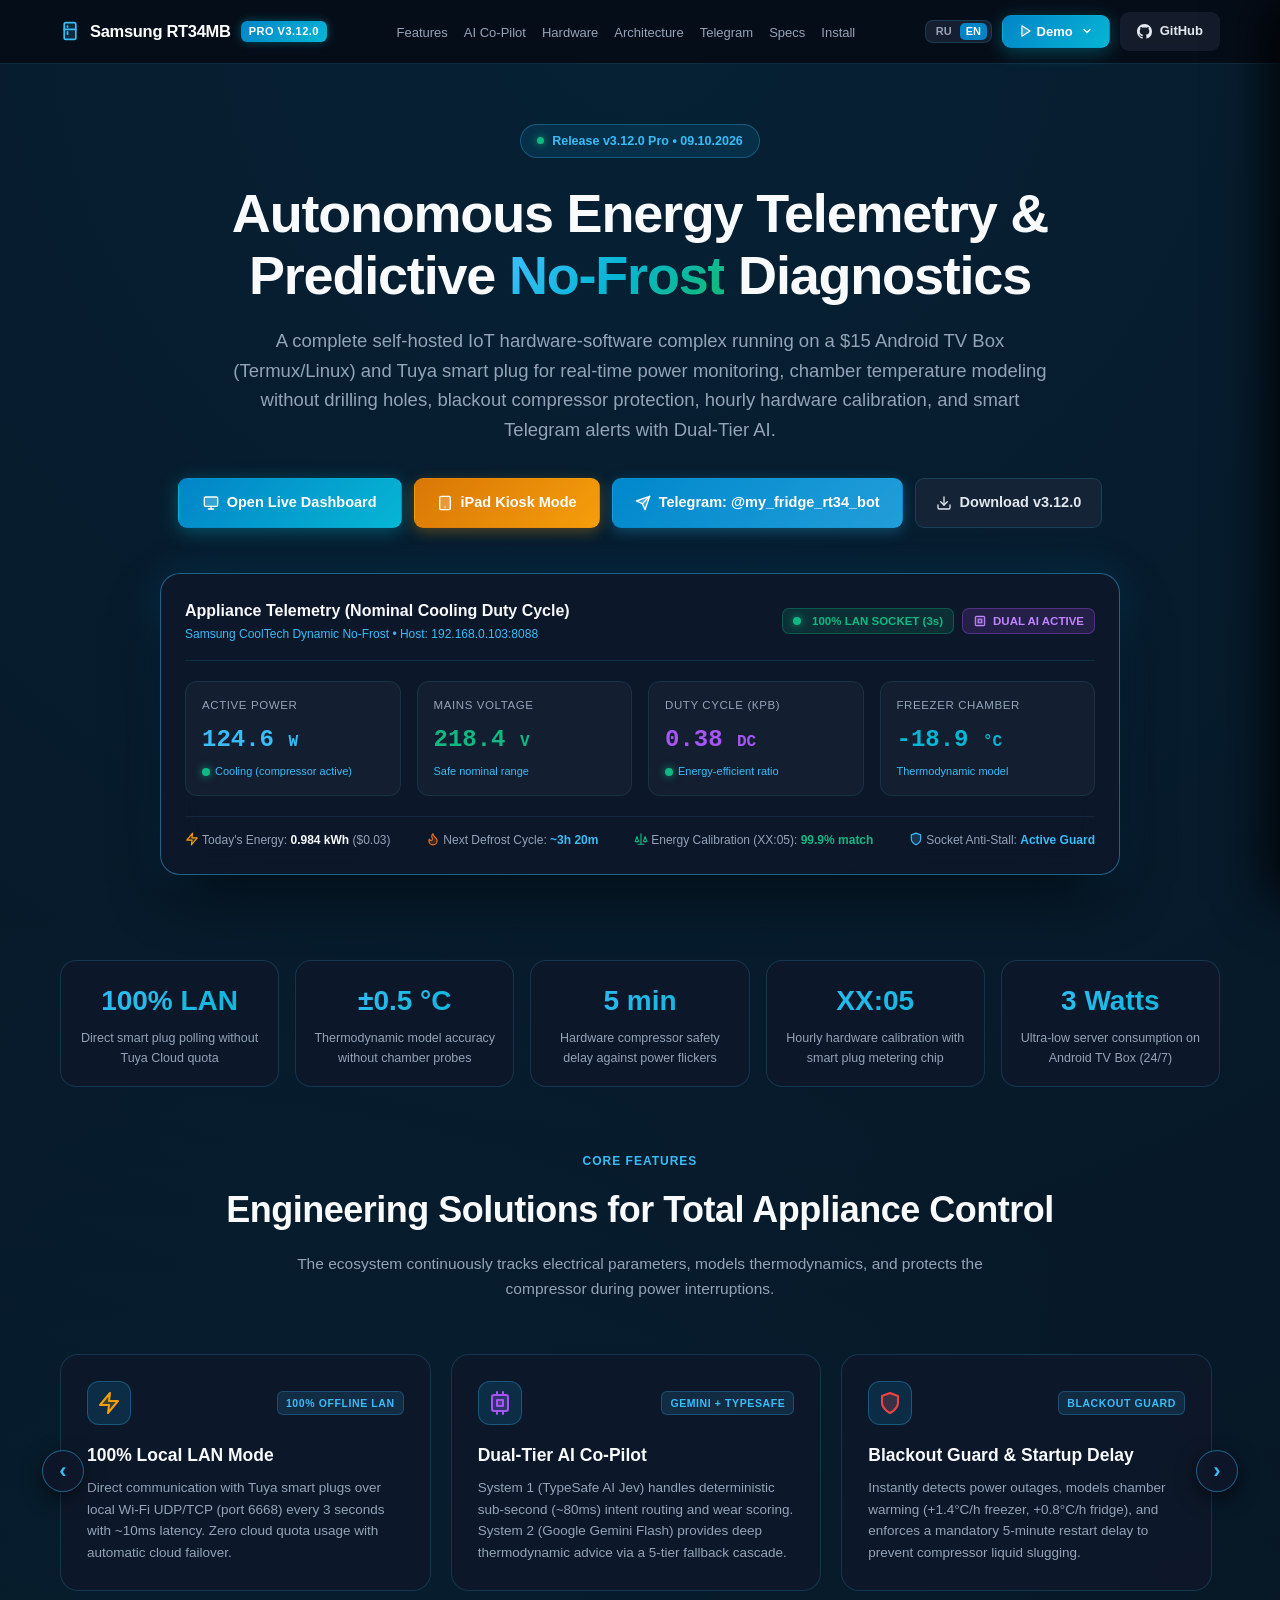
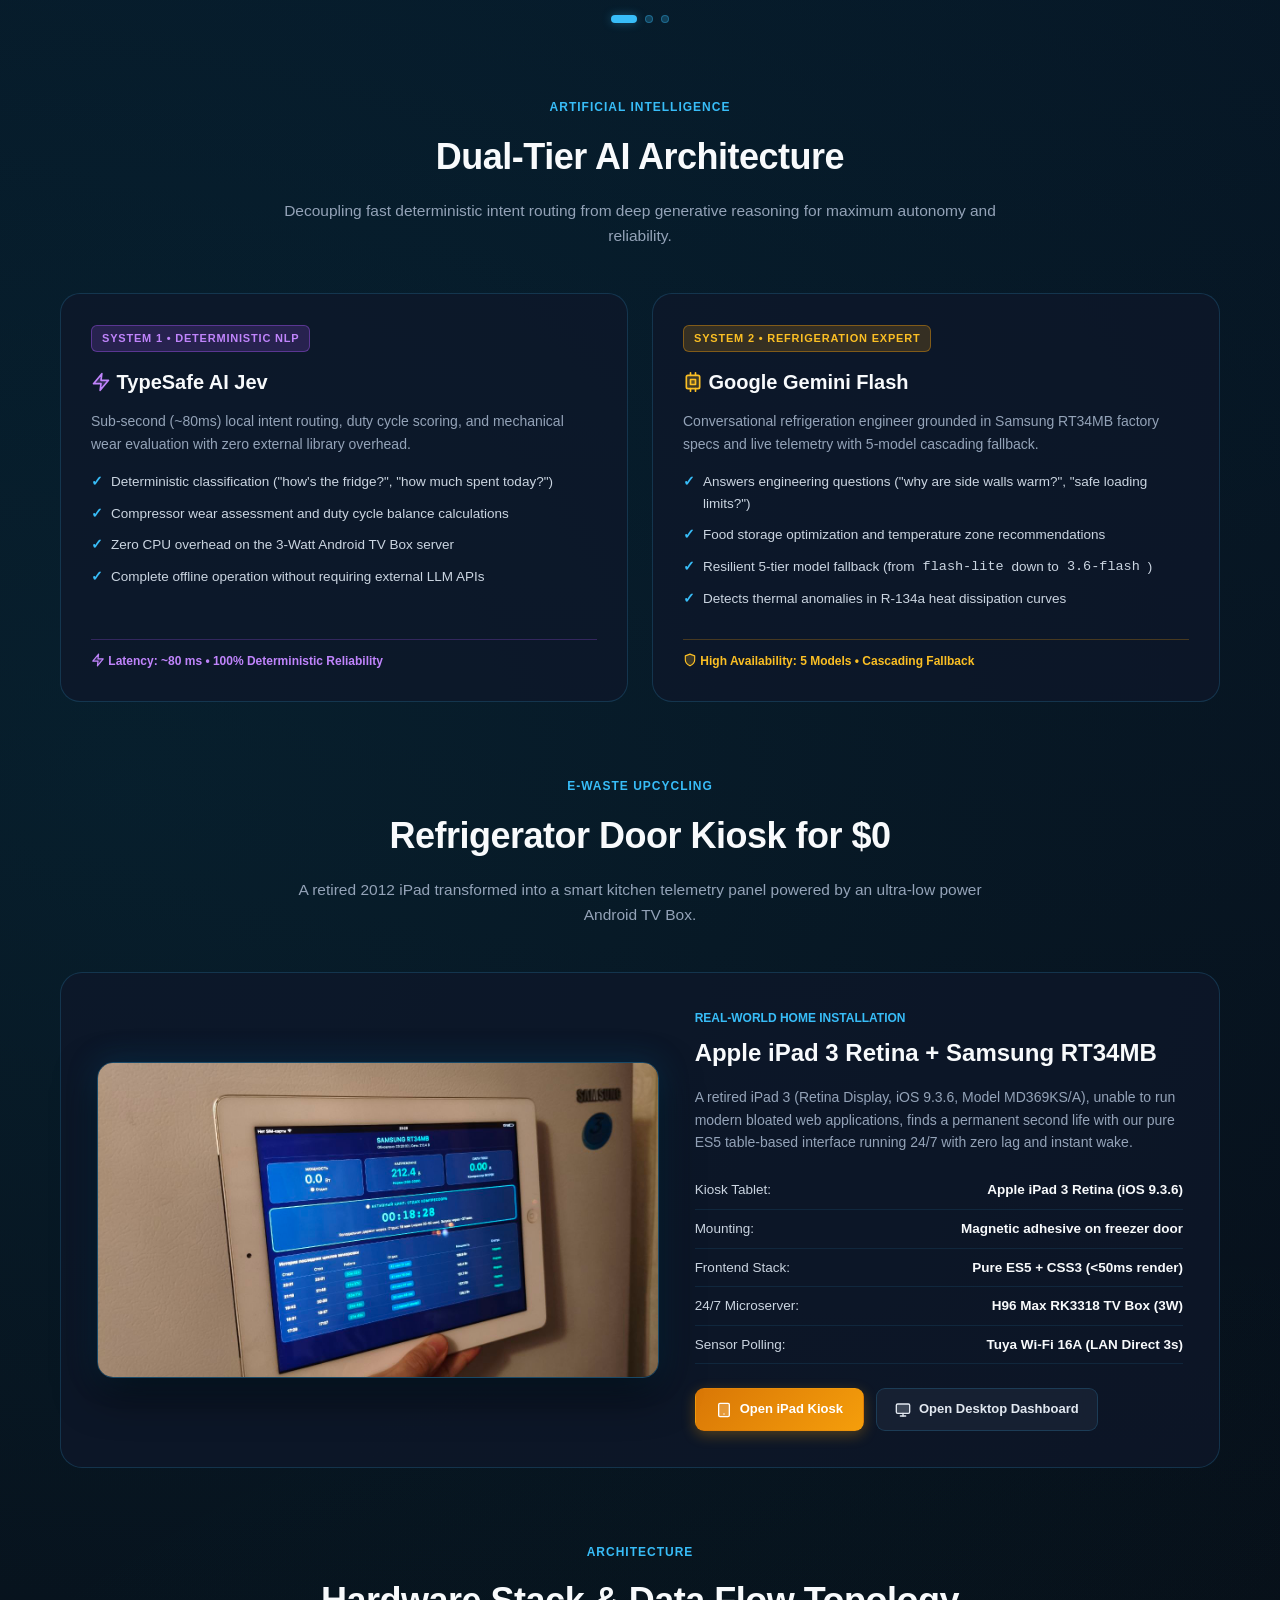
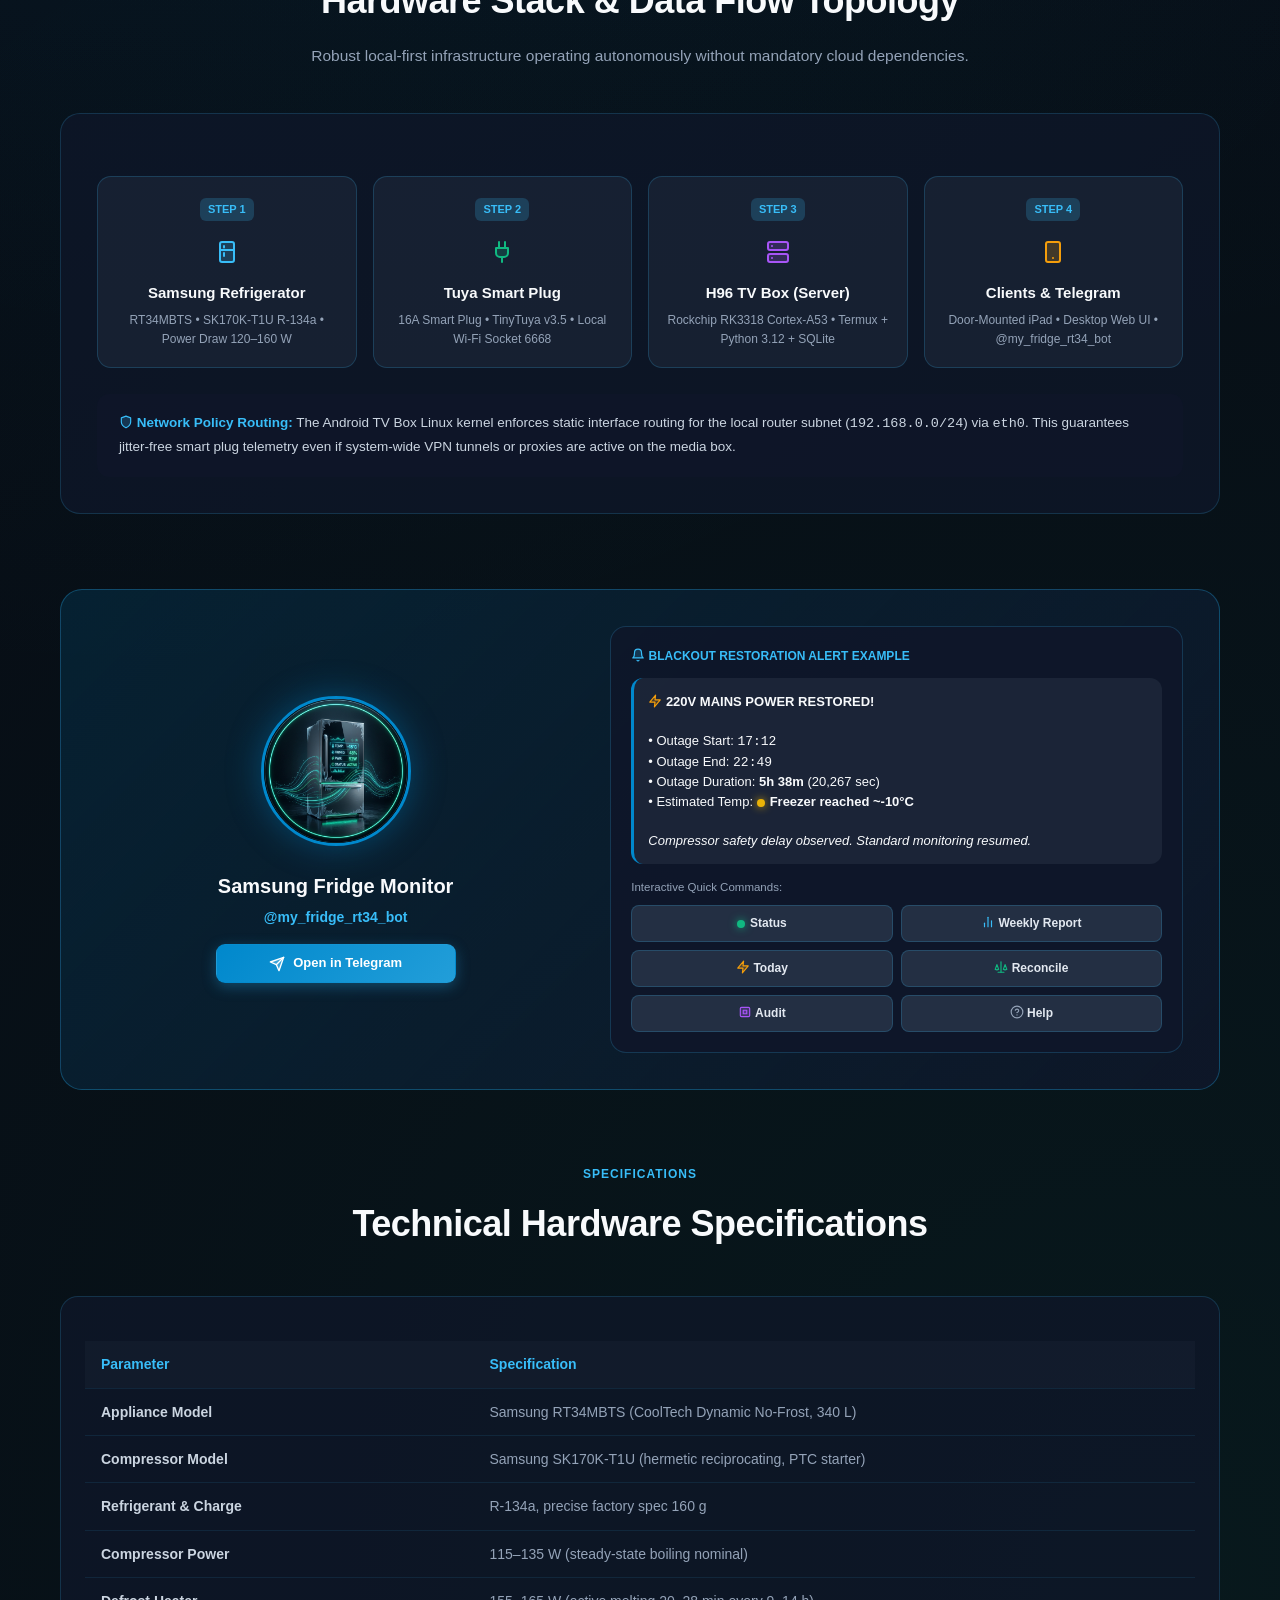
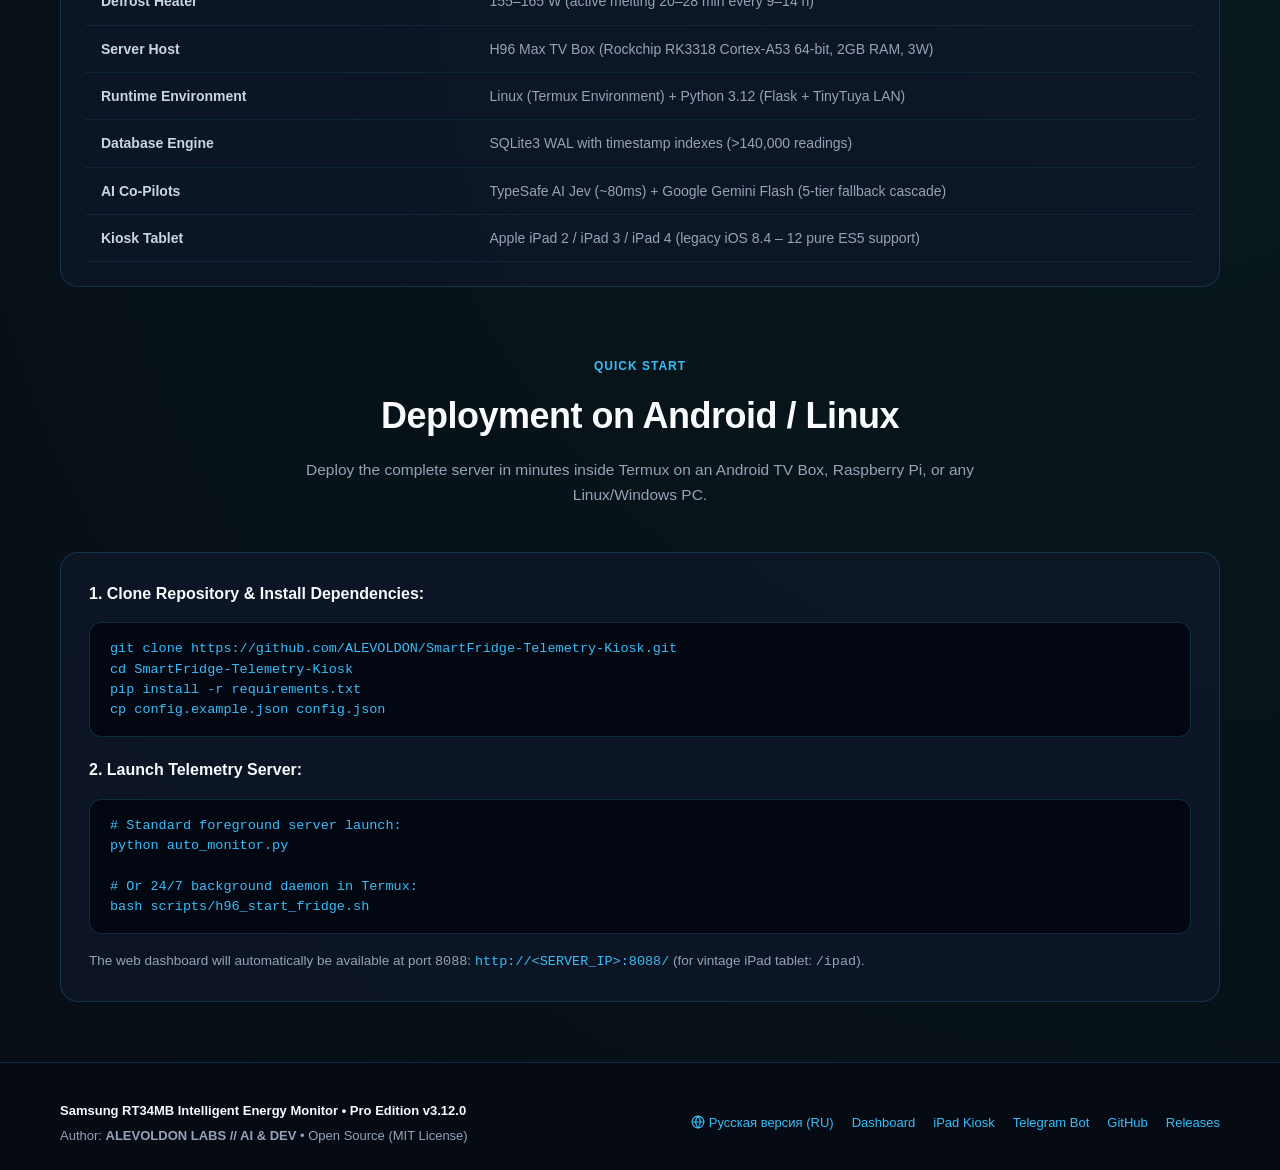
<file: index.en.html>
<!DOCTYPE html>
<html lang="en">
<head>
    <meta charset="UTF-8">
    <meta name="viewport" content="width=device-width, initial-scale=1.0">
    <title>Samsung RT34MB Intelligent Energy Monitor | PRO Edition</title>
    <meta name="description" content="Autonomous energy telemetry, thermodynamic modeling, blackout compressor protection, Dual-Tier AI and vintage iPad kiosk for Samsung RT34MB refrigerator.">
    
    <!-- Favicon & Icons -->
    <link rel="icon" type="image/png" href="static/favicon.png">
    <link rel="apple-touch-icon" href="static/apple-touch-icon.png">

    <!-- Open Graph / Meta -->
    <meta property="og:title" content="Samsung RT34MB Intelligent Energy Monitor PRO">
    <meta property="og:description" content="Autonomous energy telemetry, thermodynamic modeling, and blackout compressor protection.">
    <meta property="og:image" content="static/bot_avatar.jpg">
    <meta property="og:type" content="website">

    <style>
        :root {
            --bg-dark: #070b14;
            --bg-card: rgba(15, 23, 42, 0.75);
            --bg-card-hover: rgba(30, 41, 59, 0.85);
            --border-card: rgba(56, 189, 248, 0.18);
            --border-card-hover: rgba(56, 189, 248, 0.45);
            --cyan-neon: #38bdf8;
            --cyan-glow: rgba(56, 189, 248, 0.35);
            --blue-accent: #0284c7;
            --emerald-accent: #10b981;
            --amber-accent: #f59e0b;
            --purple-accent: #a855f7;
            --text-main: #f8fafc;
            --text-muted: #94a3b8;
            --font-stack: -apple-system, BlinkMacSystemFont, 'Segoe UI', Roboto, 'Helvetica Neue', Arial, sans-serif;
        }

        * {
            box-sizing: border-box;
            margin: 0;
            padding: 0;
        }

        html {
            scroll-behavior: smooth;
        }

        section[id] {
            scroll-margin-top: 75px;
        }

        body {
            background-color: var(--bg-dark);
            background-image: 
                radial-gradient(circle at 50% 0%, rgba(2, 132, 199, 0.18) 0%, transparent 60%),
                radial-gradient(circle at 10% 40%, rgba(6, 182, 212, 0.08) 0%, transparent 40%),
                radial-gradient(circle at 90% 80%, rgba(16, 185, 129, 0.08) 0%, transparent 40%);
            color: var(--text-main);
            font-family: var(--font-stack);
            line-height: 1.6;
            overflow-x: hidden;
            -webkit-font-smoothing: antialiased;
        }

        a {
            color: var(--cyan-neon);
            text-decoration: none;
            transition: all 0.2s ease;
        }

        a:hover {
            color: #7dd3fc;
            text-shadow: 0 0 8px var(--cyan-glow);
        }

        /* Container */
        .container {
            max-width: 1200px;
            margin: 0 auto;
            padding: 0 20px;
        }

        /* Navbar */
        .navbar {
            position: sticky;
            top: 0;
            z-index: 1000;
            background: rgba(7, 11, 20, 0.85);
            backdrop-filter: blur(14px);
            -webkit-backdrop-filter: blur(14px);
            border-bottom: 1px solid var(--border-card);
            padding: 12px 0;
        }

        .nav-content {
            display: flex;
            align-items: center;
            justify-content: space-between;
            gap: 16px;
        }

        .nav-logo {
            display: flex;
            align-items: center;
            gap: 10px;
            font-size: 16.5px;
            font-weight: 800;
            color: #fff;
            letter-spacing: -0.3px;
            white-space: nowrap;
        }

        .nav-logo .badge-pro {
            font-size: 11px;
            font-weight: 700;
            padding: 2px 8px;
            border-radius: 6px;
            background: linear-gradient(135deg, #0284c7, #06b6d4);
            color: #fff;
            text-transform: uppercase;
            letter-spacing: 0.5px;
            box-shadow: 0 0 10px rgba(6, 182, 212, 0.4);
        }

        .nav-links {
            display: flex;
            align-items: center;
            gap: 16px;
            list-style: none;
            margin: 0;
            padding: 0;
        }

        .nav-links a {
            color: var(--text-muted);
            font-size: 13px;
            font-weight: 500;
            white-space: nowrap;
            transition: color 0.2s ease;
        }

        .nav-links a:hover {
            color: #fff;
        }

        .nav-cta-group {
            display: flex;
            align-items: center;
            gap: 10px;
        }

        /* Language Switcher */
        .lang-switcher {
            display: inline-flex;
            align-items: center;
            background: rgba(30, 41, 59, 0.7);
            border: 1px solid var(--border-card);
            border-radius: 8px;
            padding: 2px 4px;
            gap: 2px;
            font-size: 11px;
            font-weight: 700;
        }

        .lang-btn {
            padding: 3px 6px;
            border-radius: 5px;
            color: var(--text-muted);
            text-decoration: none;
            transition: all 0.2s;
            line-height: 1;
        }

        .lang-btn.active {
            background: var(--blue-accent);
            color: #fff;
        }

        .lang-btn:hover:not(.active) {
            color: #fff;
        }

        /* Navigation Dropdown Menu */
        .nav-dropdown {
            position: relative;
            display: inline-block;
        }

        .nav-dropdown-btn {
            display: inline-flex;
            align-items: center;
            gap: 6px;
            padding: 7px 14px;
            font-size: 12.5px;
            border: none;
            cursor: pointer;
        }

        .dropdown-chevron {
            transition: transform 0.2s ease;
        }

        .nav-dropdown:hover .dropdown-chevron,
        .nav-dropdown:focus-within .dropdown-chevron {
            transform: rotate(180deg);
        }

        .nav-dropdown-menu {
            position: absolute;
            top: calc(100% + 8px);
            right: 0;
            min-width: 250px;
            background: rgba(15, 23, 42, 0.95);
            border: 1px solid var(--border-card-hover);
            border-radius: 14px;
            box-shadow: 0 16px 36px rgba(0, 0, 0, 0.65), 0 0 25px rgba(2, 132, 199, 0.25);
            backdrop-filter: blur(16px);
            -webkit-backdrop-filter: blur(16px);
            padding: 8px;
            opacity: 0;
            visibility: hidden;
            transform: translateY(-6px);
            transition: all 0.2s cubic-bezier(0.4, 0, 0.2, 1);
            z-index: 1050;
        }

        .nav-dropdown:hover .nav-dropdown-menu,
        .nav-dropdown:focus-within .nav-dropdown-menu {
            opacity: 1;
            visibility: visible;
            transform: translateY(0);
        }

        .nav-dropdown-item {
            display: flex;
            align-items: center;
            gap: 12px;
            padding: 9px 12px;
            border-radius: 10px;
            color: #f8fafc;
            text-decoration: none;
            transition: background 0.2s;
        }

        .nav-dropdown-item:hover {
            background: rgba(30, 41, 59, 0.75);
            color: #fff;
            text-shadow: none;
        }

        .dropdown-icon {
            font-size: 20px;
            line-height: 1;
        }

        .dropdown-title {
            font-size: 13px;
            font-weight: 700;
            color: #f8fafc;
        }

        .dropdown-sub {
            font-size: 11px;
            color: var(--text-muted);
            margin-top: 1px;
        }

        .btn-github {
            background: rgba(30, 41, 59, 0.6);
            color: #e2e8f0;
            border: 1px solid var(--border-card);
            backdrop-filter: blur(8px);
            padding: 7px 13px;
            font-size: 12.5px;
            display: inline-flex;
            align-items: center;
            gap: 6px;
        }

        .btn-github:hover {
            background: rgba(51, 65, 85, 0.85);
            border-color: var(--cyan-neon);
            color: #fff;
            transform: translateY(-2px);
        }

        /* Buttons */
        .btn {
            display: inline-flex;
            align-items: center;
            justify-content: center;
            gap: 8px;
            padding: 8px 16px;
            border-radius: 9px;
            font-size: 13px;
            font-weight: 600;
            cursor: pointer;
            transition: all 0.25s cubic-bezier(0.4, 0, 0.2, 1);
            border: 1px solid transparent;
            white-space: nowrap;
        }

        .btn-primary {
            background: linear-gradient(135deg, #0284c7, #06b6d4);
            color: #fff;
            box-shadow: 0 4px 18px rgba(6, 182, 212, 0.35);
        }

        .btn-primary:hover {
            transform: translateY(-2px);
            box-shadow: 0 6px 24px rgba(6, 182, 212, 0.5);
            color: #fff;
            text-shadow: none;
        }

        .btn-kiosk {
            background: linear-gradient(135deg, #d97706, #f59e0b);
            color: #fff;
            box-shadow: 0 4px 14px rgba(245, 158, 11, 0.3);
        }

        .btn-kiosk:hover {
            transform: translateY(-2px);
            box-shadow: 0 6px 20px rgba(245, 158, 11, 0.45);
            color: #fff;
        }

        .btn-secondary {
            background: rgba(30, 41, 59, 0.6);
            color: #e2e8f0;
            border: 1px solid var(--border-card);
            backdrop-filter: blur(8px);
        }

        .btn-secondary:hover {
            background: rgba(51, 65, 85, 0.8);
            border-color: var(--cyan-neon);
            color: #fff;
            transform: translateY(-2px);
        }

        .btn-telegram {
            background: linear-gradient(135deg, #0088cc, #229ed9);
            color: #fff;
            box-shadow: 0 4px 14px rgba(34, 158, 217, 0.35);
        }

        .btn-telegram:hover {
            box-shadow: 0 6px 20px rgba(34, 158, 217, 0.5);
            transform: translateY(-2px);
            color: #fff;
        }

        /* Hero Section */
        .hero {
            padding: 60px 0 50px;
            text-align: center;
            position: relative;
        }

        .hero-pill {
            display: inline-flex;
            align-items: center;
            gap: 8px;
            padding: 6px 16px;
            border-radius: 9999px;
            background: rgba(14, 165, 233, 0.12);
            border: 1px solid rgba(56, 189, 248, 0.3);
            color: var(--cyan-neon);
            font-size: 12.5px;
            font-weight: 600;
            margin-bottom: 24px;
            animation: pulse-glow 3s infinite alternate;
        }

        .hero-pill .dot {
            width: 7px;
            height: 7px;
            border-radius: 50%;
            background: var(--emerald-accent);
            box-shadow: 0 0 8px var(--emerald-accent);
        }

        .hero-title {
            font-size: clamp(32px, 4.8vw, 54px);
            font-weight: 900;
            line-height: 1.15;
            letter-spacing: -1.2px;
            margin-bottom: 20px;
            max-width: 920px;
            margin-left: auto;
            margin-right: auto;
        }

        .hero-title span {
            background: linear-gradient(135deg, #38bdf8 10%, #06b6d4 50%, #10b981 90%);
            -webkit-background-clip: text;
            -webkit-text-fill-color: transparent;
        }

        .hero-subtitle {
            font-size: clamp(15.5px, 1.8vw, 18.5px);
            color: var(--text-muted);
            max-width: 820px;
            margin: 0 auto 34px;
            line-height: 1.6;
        }

        .hero-cta {
            display: flex;
            justify-content: center;
            flex-wrap: wrap;
            gap: 12px;
            margin-bottom: 45px;
        }

        /* Telemetry Live Card Mockup */
        .hero-mockup-wrapper {
            position: relative;
            max-width: 960px;
            margin: 0 auto;
        }

        .telemetry-card {
            background: rgba(15, 23, 42, 0.85);
            border: 1px solid var(--border-card-hover);
            border-radius: 20px;
            box-shadow: 0 25px 60px -15px rgba(0, 0, 0, 0.8), 0 0 40px rgba(2, 132, 199, 0.2);
            backdrop-filter: blur(20px);
            padding: 24px;
            text-align: left;
        }

        .mockup-header {
            display: flex;
            justify-content: space-between;
            align-items: center;
            border-bottom: 1px solid rgba(56, 189, 248, 0.15);
            padding-bottom: 16px;
            margin-bottom: 20px;
        }

        .mockup-badges-row {
            display: flex;
            align-items: center;
            gap: 8px;
            flex-wrap: wrap;
        }

        .mockup-badge {
            display: inline-flex;
            align-items: center;
            gap: 6px;
            font-size: 11.5px;
            font-weight: 700;
            color: var(--emerald-accent);
            background: rgba(16, 185, 129, 0.15);
            border: 1px solid rgba(16, 185, 129, 0.3);
            padding: 3px 10px;
            border-radius: 7px;
        }

        .mockup-badge-ai {
            color: #c084fc;
            background: rgba(168, 85, 247, 0.15);
            border: 1px solid rgba(168, 85, 247, 0.35);
        }

        .grid-stats {
            display: grid;
            grid-template-columns: repeat(auto-fit, minmax(200px, 1fr));
            gap: 16px;
            margin-bottom: 20px;
        }

        .stat-box {
            background: rgba(30, 41, 59, 0.45);
            border: 1px solid rgba(56, 189, 248, 0.12);
            border-radius: 12px;
            padding: 14px 16px;
            transition: border-color 0.2s ease;
        }

        .stat-box:hover {
            border-color: rgba(56, 189, 248, 0.35);
        }

        .stat-label {
            font-size: 11.5px;
            text-transform: uppercase;
            letter-spacing: 0.6px;
            color: var(--text-muted);
            margin-bottom: 6px;
        }

        .stat-val {
            font-size: 24px;
            font-weight: 800;
            color: #f8fafc;
            font-family: 'Courier New', Courier, monospace;
        }

        .stat-sub {
            font-size: 11px;
            color: var(--cyan-neon);
            margin-top: 4px;
        }

        /* Metrics Strip */
        .metrics-strip {
            display: grid;
            grid-template-columns: repeat(auto-fit, minmax(200px, 1fr));
            gap: 16px;
            margin: 35px auto 65px;
        }

        .metric-card {
            background: var(--bg-card);
            border: 1px solid var(--border-card);
            border-radius: 16px;
            padding: 18px;
            text-align: center;
            transition: all 0.3s ease;
        }

        .metric-card:hover {
            border-color: var(--border-card-hover);
            transform: translateY(-3px);
            background: var(--bg-card-hover);
        }

        .metric-num {
            font-size: 28px;
            font-weight: 900;
            background: linear-gradient(135deg, #38bdf8, #06b6d4);
            -webkit-background-clip: text;
            -webkit-text-fill-color: transparent;
            margin-bottom: 4px;
        }

        .metric-desc {
            font-size: 12.5px;
            color: var(--text-muted);
            font-weight: 500;
        }

        /* Section Headings */
        .section-header {
            text-align: center;
            margin-bottom: 44px;
        }

        .section-tag {
            font-size: 12px;
            text-transform: uppercase;
            letter-spacing: 1px;
            color: var(--cyan-neon);
            font-weight: 700;
            margin-bottom: 10px;
        }

        .section-title {
            font-size: clamp(25px, 3.2vw, 36px);
            font-weight: 800;
            letter-spacing: -0.5px;
            margin-bottom: 14px;
        }

        .section-subtitle {
            font-size: 15.5px;
            color: var(--text-muted);
            max-width: 720px;
            margin: 0 auto;
        }

        /* Features Carousel */
        .carousel-wrapper {
            position: relative;
            margin-bottom: 75px;
        }

        .carousel-track {
            display: flex;
            gap: 20px;
            overflow-x: auto;
            scroll-snap-type: x mandatory;
            scroll-behavior: smooth;
            -webkit-overflow-scrolling: touch;
            padding: 8px 4px 20px;
            scrollbar-width: none;
        }

        .carousel-track::-webkit-scrollbar {
            display: none;
        }

        .feature-card {
            flex: 0 0 calc((100% - 40px) / 3);
            scroll-snap-align: start;
            background: var(--bg-card);
            border: 1px solid var(--border-card);
            border-radius: 18px;
            padding: 26px;
            transition: all 0.3s ease;
            position: relative;
            overflow: hidden;
            display: flex;
            flex-direction: column;
            justify-content: space-between;
            box-sizing: border-box;
        }

        .feature-card::before {
            content: '';
            position: absolute;
            top: 0;
            left: 0;
            right: 0;
            height: 2px;
            background: linear-gradient(90deg, transparent, var(--cyan-neon), transparent);
            opacity: 0;
            transition: opacity 0.3s ease;
        }

        .feature-card:hover {
            border-color: var(--border-card-hover);
            transform: translateY(-4px);
            background: var(--bg-card-hover);
            box-shadow: 0 12px 30px -10px rgba(2, 132, 199, 0.2);
        }

        .feature-card:hover::before {
            opacity: 1;
        }

        .feature-top {
            display: flex;
            align-items: center;
            justify-content: space-between;
            margin-bottom: 16px;
        }

        .feature-tag {
            font-size: 10.5px;
            font-weight: 800;
            letter-spacing: 0.6px;
            color: var(--cyan-neon);
            background: rgba(56, 189, 248, 0.12);
            border: 1px solid rgba(56, 189, 248, 0.25);
            padding: 3px 8px;
            border-radius: 6px;
            text-transform: uppercase;
        }

        .feature-icon {
            width: 44px;
            height: 44px;
            border-radius: 12px;
            background: rgba(14, 165, 233, 0.15);
            border: 1px solid rgba(56, 189, 248, 0.3);
            display: flex;
            align-items: center;
            justify-content: center;
            font-size: 22px;
        }

        .feature-title {
            font-size: 17.5px;
            font-weight: 700;
            margin-bottom: 8px;
            color: #f8fafc;
        }

        .feature-desc {
            font-size: 13.5px;
            color: var(--text-muted);
            line-height: 1.6;
        }

        /* Carousel Navigation Buttons */
        .carousel-btn {
            position: absolute;
            top: 45%;
            transform: translateY(-50%);
            width: 42px;
            height: 42px;
            border-radius: 50%;
            background: rgba(15, 23, 42, 0.9);
            border: 1px solid var(--border-card-hover);
            color: var(--cyan-neon);
            font-size: 22px;
            font-weight: bold;
            display: flex;
            align-items: center;
            justify-content: center;
            cursor: pointer;
            z-index: 10;
            backdrop-filter: blur(12px);
            -webkit-backdrop-filter: blur(12px);
            box-shadow: 0 6px 20px rgba(0, 0, 0, 0.55);
            transition: all 0.25s ease;
        }

        .carousel-btn:hover {
            background: rgba(30, 41, 59, 0.95);
            color: #fff;
            border-color: var(--cyan-neon);
            box-shadow: 0 0 16px rgba(56, 189, 248, 0.45);
            transform: translateY(-50%) scale(1.06);
        }

        .carousel-btn-prev {
            left: -18px;
        }

        .carousel-btn-next {
            right: -18px;
        }

        .carousel-dots {
            display: flex;
            justify-content: center;
            align-items: center;
            gap: 8px;
            margin-top: 4px;
        }

        .carousel-dot {
            width: 8px;
            height: 8px;
            border-radius: 9999px;
            background: rgba(56, 189, 248, 0.22);
            border: 1px solid rgba(56, 189, 248, 0.35);
            cursor: pointer;
            transition: all 0.3s cubic-bezier(0.4, 0, 0.2, 1);
        }

        .carousel-dot.active {
            width: 26px;
            background: var(--cyan-neon);
            box-shadow: 0 0 10px var(--cyan-glow);
        }

        @media (max-width: 980px) {
            .feature-card {
                flex: 0 0 calc((100% - 20px) / 2);
            }
            .carousel-btn-prev { left: -6px; }
            .carousel-btn-next { right: -6px; }
        }

        @media (max-width: 640px) {
            .feature-card {
                flex: 0 0 100%;
            }
        }

        /* Dual-Tier AI Section */
        .ai-grid {
            display: grid;
            grid-template-columns: repeat(auto-fit, minmax(280px, 1fr));
            gap: 24px;
            margin-bottom: 75px;
        }

        .ai-card {
            background: var(--bg-card);
            border: 1px solid var(--border-card);
            border-radius: 20px;
            padding: 30px;
            position: relative;
            overflow: hidden;
            display: flex;
            flex-direction: column;
            justify-content: space-between;
        }

        .ai-badge {
            display: inline-block;
            font-size: 11px;
            font-weight: 800;
            letter-spacing: 0.8px;
            padding: 4px 10px;
            border-radius: 6px;
            margin-bottom: 14px;
            text-transform: uppercase;
            width: fit-content;
        }

        .ai-badge-system1 {
            background: rgba(168, 85, 247, 0.18);
            color: #c084fc;
            border: 1px solid rgba(168, 85, 247, 0.4);
        }

        .ai-badge-system2 {
            background: rgba(245, 158, 11, 0.18);
            color: #fbbf24;
            border: 1px solid rgba(245, 158, 11, 0.4);
        }

        .ai-card-title {
            font-size: 20px;
            font-weight: 800;
            color: #f8fafc;
            margin-bottom: 12px;
        }

        .ai-feature-list {
            list-style: none;
            margin: 16px 0;
            font-size: 13.5px;
            color: #cbd5e1;
        }

        .ai-feature-list li {
            margin-bottom: 10px;
            display: flex;
            align-items: flex-start;
            gap: 8px;
        }

        .ai-feature-list li span.bullet {
            color: var(--cyan-neon);
            font-weight: bold;
        }

        /* Hardware Showcase */
        .hardware-grid {
            display: grid;
            grid-template-columns: 1.15fr 1fr;
            gap: 36px;
            align-items: center;
            background: var(--bg-card);
            border: 1px solid var(--border-card);
            border-radius: 22px;
            padding: 36px;
            margin-bottom: 75px;
        }

        .hardware-photo-frame {
            position: relative;
            border-radius: 16px;
            overflow: hidden;
            border: 1px solid rgba(56, 189, 248, 0.3);
            box-shadow: 0 15px 40px rgba(0, 0, 0, 0.6), 0 0 30px rgba(2, 132, 199, 0.25);
        }

        .hardware-photo-frame img {
            width: 100%;
            height: auto;
            display: block;
            transition: transform 0.4s ease;
        }

        .hardware-photo-frame:hover img {
            transform: scale(1.02);
        }

        .hardware-info h3 {
            font-size: 24px;
            font-weight: 800;
            color: #f8fafc;
            margin-bottom: 14px;
        }

        .hardware-specs-list {
            list-style: none;
            margin: 18px 0 24px;
            font-size: 13.5px;
            color: #cbd5e1;
        }

        .hardware-specs-list li {
            padding: 8px 0;
            border-bottom: 1px solid rgba(56, 189, 248, 0.1);
            display: flex;
            justify-content: space-between;
        }

        .hardware-specs-list li strong {
            color: #f8fafc;
        }

        /* Architecture Topology */
        .topology-card {
            background: var(--bg-card);
            border: 1px solid var(--border-card);
            border-radius: 20px;
            padding: 36px;
            margin-bottom: 75px;
        }

        .flow-diagram {
            display: grid;
            grid-template-columns: repeat(auto-fit, minmax(220px, 1fr));
            gap: 16px;
            position: relative;
            margin: 26px 0;
        }

        .flow-step {
            background: rgba(30, 41, 59, 0.6);
            border: 1px solid rgba(56, 189, 248, 0.2);
            border-radius: 14px;
            padding: 18px;
            text-align: center;
            position: relative;
        }

        .flow-step-num {
            font-size: 11px;
            font-weight: 800;
            background: rgba(56, 189, 248, 0.2);
            color: var(--cyan-neon);
            padding: 3px 8px;
            border-radius: 6px;
            display: inline-block;
            margin-bottom: 10px;
        }

        .flow-step-icon {
            font-size: 26px;
            margin-bottom: 8px;
        }

        .flow-step-title {
            font-size: 15px;
            font-weight: 700;
            margin-bottom: 6px;
            color: #f8fafc;
        }

        .flow-step-sub {
            font-size: 12px;
            color: var(--text-muted);
        }

        /* Telegram Section */
        .telegram-spotlight {
            background: linear-gradient(135deg, rgba(0, 136, 204, 0.15), rgba(15, 23, 42, 0.85));
            border: 1px solid rgba(34, 158, 217, 0.35);
            border-radius: 22px;
            padding: 36px;
            margin-bottom: 75px;
            display: grid;
            grid-template-columns: 1fr 1.2fr;
            gap: 36px;
            align-items: center;
        }

        .tg-avatar-box {
            text-align: center;
        }

        .tg-avatar-img {
            width: 150px;
            height: 150px;
            border-radius: 50%;
            border: 3px solid #0088cc;
            box-shadow: 0 0 35px rgba(0, 136, 204, 0.4);
            object-fit: cover;
            margin-bottom: 16px;
        }

        .tg-bot-name {
            font-size: 20px;
            font-weight: 800;
            margin-bottom: 4px;
        }

        .tg-bot-username {
            font-size: 14px;
            color: #38bdf8;
            font-weight: 600;
            margin-bottom: 16px;
        }

        .tg-chat-mockup {
            background: rgba(15, 23, 42, 0.9);
            border: 1px solid rgba(56, 189, 248, 0.2);
            border-radius: 16px;
            padding: 20px;
            font-size: 13px;
        }

        .tg-message {
            background: rgba(30, 41, 59, 0.8);
            border-radius: 12px;
            padding: 14px;
            margin-bottom: 14px;
            border-left: 3px solid #0088cc;
            line-height: 1.5;
        }

        .tg-buttons-grid {
            display: grid;
            grid-template-columns: repeat(2, 1fr);
            gap: 8px;
        }

        .tg-mock-btn {
            background: rgba(51, 65, 85, 0.6);
            border: 1px solid rgba(56, 189, 248, 0.2);
            padding: 8px 12px;
            border-radius: 8px;
            font-size: 12px;
            font-weight: 600;
            text-align: center;
            color: #e2e8f0;
        }

        /* Tech Specs Table */
        .specs-table {
            width: 100%;
            border-collapse: collapse;
            font-size: 14px;
            margin-top: 20px;
        }

        .specs-table th, .specs-table td {
            padding: 12px 16px;
            border-bottom: 1px solid rgba(56, 189, 248, 0.1);
            text-align: left;
        }

        .specs-table th {
            color: var(--cyan-neon);
            font-weight: 700;
            background: rgba(30, 41, 59, 0.3);
        }

        .specs-table td:first-child {
            font-weight: 600;
            color: #cbd5e1;
            width: 35%;
        }

        .specs-table td:last-child {
            color: #94a3b8;
        }

        /* Installation Code Block */
        .code-box {
            background: #030712;
            border: 1px solid rgba(56, 189, 248, 0.2);
            border-radius: 12px;
            padding: 16px 20px;
            font-family: 'Courier New', Courier, monospace;
            font-size: 13.5px;
            color: #38bdf8;
            position: relative;
            overflow-x: auto;
            margin: 16px 0;
            line-height: 1.5;
        }

        /* Footer */
        .footer {
            border-top: 1px solid var(--border-card);
            background: rgba(7, 11, 20, 0.95);
            padding: 38px 0 28px;
            margin-top: 60px;
            font-size: 13px;
            color: var(--text-muted);
        }

        .footer-content {
            display: flex;
            justify-content: space-between;
            align-items: center;
            flex-wrap: wrap;
            gap: 20px;
        }

        @keyframes pulse-glow {
            0% { box-shadow: 0 0 10px rgba(56, 189, 248, 0.2); }
            100% { box-shadow: 0 0 22px rgba(56, 189, 248, 0.45); }
        }

        /* Mobile Menu Button */
        .mobile-menu-btn {
            display: none;
            align-items: center;
            justify-content: center;
            background: rgba(30, 41, 59, 0.7);
            border: 1px solid var(--border-card);
            border-radius: 8px;
            color: #f8fafc;
            padding: 6px 9px;
            cursor: pointer;
            transition: all 0.2s ease;
        }

        .mobile-menu-btn:hover,
        .mobile-menu-btn:focus {
            background: rgba(51, 65, 85, 0.9);
            border-color: var(--cyan-neon);
            color: #fff;
        }

        /* Slide-out Mobile Drawer */
        .drawer-backdrop {
            position: fixed;
            top: 0;
            left: 0;
            right: 0;
            bottom: 0;
            background: rgba(0, 0, 0, 0.7);
            backdrop-filter: blur(5px);
            -webkit-backdrop-filter: blur(5px);
            z-index: 1040;
            opacity: 0;
            visibility: hidden;
            transition: opacity 0.3s ease, visibility 0.3s ease;
        }

        .drawer-backdrop.active {
            opacity: 1;
            visibility: visible;
        }

        .mobile-drawer {
            position: fixed;
            top: 0;
            right: 0;
            bottom: 0;
            width: 320px;
            max-width: 86vw;
            background: rgba(11, 17, 32, 0.98);
            border-left: 1px solid var(--border-card-hover);
            box-shadow: -15px 0 45px rgba(0, 0, 0, 0.8);
            backdrop-filter: blur(24px);
            -webkit-backdrop-filter: blur(24px);
            z-index: 1050;
            transform: translateX(100%);
            transition: transform 0.3s cubic-bezier(0.16, 1, 0.3, 1);
            display: flex;
            flex-direction: column;
        }

        .mobile-drawer.active {
            transform: translateX(0);
        }

        .drawer-header {
            display: flex;
            align-items: center;
            justify-content: space-between;
            padding: 16px 20px;
            border-bottom: 1px solid var(--border-card);
        }

        .drawer-close-btn {
            background: rgba(30, 41, 59, 0.6);
            border: 1px solid var(--border-card);
            border-radius: 8px;
            color: #94a3b8;
            width: 32px;
            height: 32px;
            display: flex;
            align-items: center;
            justify-content: center;
            font-size: 16px;
            cursor: pointer;
            transition: all 0.2s;
        }

        .drawer-close-btn:hover {
            color: #fff;
            border-color: var(--cyan-neon);
        }

        .drawer-body {
            flex: 1;
            overflow-y: auto;
            padding: 20px;
            display: flex;
            flex-direction: column;
            gap: 22px;
        }

        .drawer-section-title {
            font-size: 11px;
            font-weight: 800;
            letter-spacing: 0.8px;
            color: var(--text-muted);
            text-transform: uppercase;
            margin-bottom: 8px;
        }

        .drawer-nav-list {
            list-style: none;
            margin: 0;
            padding: 0;
            display: flex;
            flex-direction: column;
            gap: 3px;
        }

        .drawer-nav-list a {
            display: flex;
            align-items: center;
            gap: 12px;
            padding: 10px 14px;
            border-radius: 10px;
            color: #cbd5e1;
            font-size: 14px;
            font-weight: 600;
            transition: all 0.2s;
            border: 1px solid transparent;
        }

        .drawer-nav-list a:hover,
        .drawer-nav-list a:focus {
            background: rgba(30, 41, 59, 0.7);
            color: #38bdf8;
            border-color: rgba(56, 189, 248, 0.2);
        }

        .drawer-actions {
            display: flex;
            flex-direction: column;
            gap: 10px;
        }

        .drawer-actions .btn {
            width: 100%;
            justify-content: center;
            padding: 10px 16px;
            font-size: 13.5px;
        }

        .drawer-footer {
            margin-top: auto;
            padding-top: 16px;
            border-top: 1px solid var(--border-card);
            display: flex;
            align-items: center;
            justify-content: space-between;
        }

        .drawer-footer .lang-switcher {
            display: inline-flex;
            padding: 3px 6px;
            gap: 4px;
        }

        .drawer-footer .lang-btn {
            padding: 4px 8px;
            font-size: 12px;
        }

        /* Responsive */
        @media (max-width: 980px) {
            .nav-links { display: none; }
            .nav-cta-group .lang-switcher { display: none; }
            .nav-cta-group .nav-dropdown { display: none; }
            .nav-cta-group .btn-github { display: none; }
            .mobile-menu-btn { display: inline-flex; }
            .hardware-grid { grid-template-columns: 1fr; gap: 24px; padding: 28px; }
            .telegram-spotlight { grid-template-columns: 1fr; gap: 24px; padding: 28px; }
            .hero { padding: 45px 0 30px; }
            .grid-stats { grid-template-columns: repeat(2, 1fr); }
            .ai-grid { grid-template-columns: 1fr; }
            .feature-card { flex: 0 0 calc((100% - 20px) / 2); }
            .metrics-strip { grid-template-columns: repeat(2, 1fr); gap: 14px; margin: 25px auto 45px; }
        }

        @media (max-width: 640px) {
            .container { padding: 0 16px; }
            .hero { padding: 32px 0 24px; }
            .hero-pill { font-size: 11px; padding: 5px 12px; white-space: normal; text-align: center; }
            .hero-title { font-size: clamp(24px, 7vw, 36px); letter-spacing: -0.8px; }
            .hero-subtitle { font-size: 14px; margin-bottom: 24px; }
            .hero-cta { flex-direction: column; width: 100%; }
            .hero-cta .btn { width: 100%; font-size: 13.5px; }
            .mockup-header { flex-direction: column; align-items: flex-start; gap: 10px; }
            .grid-stats { grid-template-columns: 1fr; }
            .stat-box { padding: 12px 14px; }
            .metrics-strip { grid-template-columns: 1fr; }
            .feature-card { flex: 0 0 100%; padding: 20px; }
            .carousel-btn { display: none; }
            .carousel-track { padding: 4px 0 14px; }
            .hardware-grid { padding: 20px 16px; border-radius: 18px; }
            .hardware-specs-list li { flex-direction: column; gap: 2px; }
            .topology-card { padding: 20px 16px; }
            .flow-diagram { grid-template-columns: 1fr; }
            .telegram-spotlight { padding: 22px 16px; }
            .tg-avatar-img { width: 110px; height: 110px; }
            .tg-chat-mockup { padding: 16px 12px; }
            .tg-buttons-grid { grid-template-columns: repeat(2, 1fr); gap: 6px; }
            .tg-mock-btn { font-size: 11px; padding: 6px 8px; }
            .footer-content { flex-direction: column; text-align: center; gap: 16px; }
            .footer-content div:last-child { justify-content: center; }
        }

        @media (max-width: 440px) {
            .nav-logo { font-size: 14.5px; gap: 6px; }
            .nav-logo .badge-pro { font-size: 9.5px; padding: 2px 6px; }
        }

        /* Vector UI Icons & Glowing LED Indicators */
        .ui-icon {
            display: inline-block;
            width: 1em;
            height: 1em;
            vertical-align: -0.15em;
            flex-shrink: 0;
            fill: none;
            stroke: currentColor;
            stroke-width: 2;
            stroke-linecap: round;
            stroke-linejoin: round;
        }
        .ui-icon[fill="currentColor"] {
            fill: currentColor;
        }
        .ui-icon-sm { width: 14px; height: 14px; }
        .ui-icon-md { width: 16px; height: 16px; }
        .ui-icon-lg { width: 20px; height: 20px; }
        .ui-icon-xl { width: 24px; height: 24px; }
        .led-dot {
            display: inline-block;
            width: 8px;
            height: 8px;
            border-radius: 50%;
            vertical-align: middle;
            margin-right: 5px;
        }
        .led-green { background: #10b981; box-shadow: 0 0 8px rgba(16, 185, 129, 0.85); }
        .led-amber { background: #eab308; box-shadow: 0 0 8px rgba(234, 179, 8, 0.85); }
    </style>
</head>
<body>

    <!-- Mobile Navigation Drawer Backdrop & Aside -->
    <div class="drawer-backdrop" id="drawer-backdrop" onclick="toggleMobileDrawer(false)"></div>
    <aside class="mobile-drawer" id="mobile-drawer" aria-label="Mobile Navigation">
        <div class="drawer-header">
            <div class="nav-logo">
                <span style="display:inline-flex;align-items:center;color:#38bdf8;"><svg class="ui-icon ui-icon-lg" viewBox="0 0 24 24" fill="currentColor" fill-opacity="0.18" stroke="currentColor" stroke-width="2"><rect x="5" y="2" width="14" height="20" rx="2"/><line x1="5" y1="10" x2="19" y2="10"/><line x1="9" y1="6" x2="9" y2="7.5"/><line x1="9" y1="13" x2="9" y2="16"/></svg></span> Samsung RT34MB
                <span class="badge-pro">PRO v3.12.0</span>
            </div>
            <button class="drawer-close-btn" onclick="toggleMobileDrawer(false)" aria-label="Close menu"><svg class="ui-icon ui-icon-md" viewBox="0 0 24 24" fill="none" stroke="currentColor" stroke-width="2.2"><line x1="18" y1="6" x2="6" y2="18"/><line x1="6" y1="6" x2="18" y2="18"/></svg></button>
        </div>
        <div class="drawer-body">
            <div>
                <div class="drawer-section-title">Navigation</div>
                <ul class="drawer-nav-list">
                    <li><a href="#features" onclick="toggleMobileDrawer(false)"><span><svg class="ui-icon ui-icon-md" style="color:#f59e0b;" viewBox="0 0 24 24" fill="currentColor" fill-opacity="0.2" stroke="currentColor" stroke-width="2"><polygon points="13 2 3 14 12 14 11 22 21 10 12 10 13 2"/></svg></span> Features & Solutions</a></li>
                    <li><a href="#ai" onclick="toggleMobileDrawer(false)"><span><svg class="ui-icon ui-icon-md" style="color:#a855f7;" viewBox="0 0 24 24" fill="currentColor" fill-opacity="0.2" stroke="currentColor" stroke-width="2"><rect x="4" y="4" width="16" height="16" rx="2"/><rect x="9" y="9" width="6" height="6"/><line x1="9" y1="1" x2="9" y2="4"/><line x1="15" y1="1" x2="15" y2="4"/><line x1="9" y1="20" x2="9" y2="23"/><line x1="15" y1="20" x2="15" y2="23"/></svg></span> Dual-Tier AI Co-Pilot</a></li>
                    <li><a href="#hardware" onclick="toggleMobileDrawer(false)"><span><svg class="ui-icon ui-icon-md" style="color:#10b981;" viewBox="0 0 24 24" fill="currentColor" fill-opacity="0.2" stroke="currentColor" stroke-width="2"><path d="M12 22v-5"/><path d="M9 8V2"/><path d="M15 8V2"/><path d="M18 8v5a4 4 0 0 1-4 4h-4a4 4 0 0 1-4-4V8Z"/></svg></span> Hardware & iPad Kiosk</a></li>
                    <li><a href="#architecture" onclick="toggleMobileDrawer(false)"><span><svg class="ui-icon ui-icon-md" style="color:#38bdf8;" viewBox="0 0 24 24" fill="currentColor" fill-opacity="0.2" stroke="currentColor" stroke-width="2"><polygon points="12 2 2 7 12 12 22 7 12 2"/><polyline points="2 17 12 22 22 17"/><polyline points="2 12 12 17 22 12"/></svg></span> Architecture & Topology</a></li>
                    <li><a href="#telegram" onclick="toggleMobileDrawer(false)"><span><svg class="ui-icon ui-icon-md" style="color:#38bdf8;" viewBox="0 0 24 24" fill="currentColor" fill-opacity="0.2" stroke="currentColor" stroke-width="2"><line x1="22" y1="2" x2="11" y2="13"/><polygon points="22 2 15 22 11 13 2 9 22 2"/></svg></span> Telegram Bot</a></li>
                    <li><a href="#specs" onclick="toggleMobileDrawer(false)"><span><svg class="ui-icon ui-icon-md" style="color:#94a3b8;" viewBox="0 0 24 24" fill="currentColor" fill-opacity="0.18" stroke="currentColor" stroke-width="2"><rect x="8" y="2" width="8" height="4" rx="1"/><path d="M16 4h2a2 2 0 0 1 2 2v14a2 2 0 0 1-2 2H6a2 2 0 0 1-2-2V6a2 2 0 0 1 2-2h2"/></svg></span> Tech Specifications</a></li>
                    <li><a href="#install" onclick="toggleMobileDrawer(false)"><span><svg class="ui-icon ui-icon-md" style="color:#38bdf8;" viewBox="0 0 24 24" fill="none" stroke="currentColor" stroke-width="2"><polyline points="4 17 10 11 4 5"/><line x1="12" y1="19" x2="20" y2="19"/></svg></span> Installation & Setup</a></li>
                </ul>
            </div>

            <div>
                <div class="drawer-section-title">Quick Applications</div>
                <div class="drawer-actions">
                    <a href="static/index.html" class="btn btn-primary">
                        <span><svg class="ui-icon ui-icon-md" viewBox="0 0 24 24" fill="currentColor" fill-opacity="0.2" stroke="currentColor" stroke-width="2"><rect x="2" y="3" width="20" height="14" rx="2"/><line x1="8" y1="21" x2="16" y2="21"/><line x1="12" y1="17" x2="12" y2="21"/></svg> Main Dashboard</span>
                    </a>
                    <a href="static/ipad.html" class="btn btn-kiosk">
                        <span><svg class="ui-icon ui-icon-md" viewBox="0 0 24 24" fill="currentColor" fill-opacity="0.2" stroke="currentColor" stroke-width="2"><rect x="4" y="2" width="16" height="20" rx="2"/><line x1="12" y1="18" x2="12.01" y2="18"/></svg> iPad Kiosk Mode (ES5)</span>
                    </a>
                    <a href="https://t.me/my_fridge_rt34_bot" target="_blank" class="btn btn-telegram">
                        <span><svg class="ui-icon ui-icon-md" viewBox="0 0 24 24" fill="currentColor" fill-opacity="0.2" stroke="currentColor" stroke-width="2"><line x1="22" y1="2" x2="11" y2="13"/><polygon points="22 2 15 22 11 13 2 9 22 2"/></svg> Telegram Bot</span>
                    </a>
                    <a href="https://github.com/ALEVOLDON/SmartFridge-Telemetry-Kiosk" target="_blank" class="btn btn-secondary">
                        <svg width="15" height="15" viewBox="0 0 24 24" fill="currentColor"><path d="M12 0C5.37 0 0 5.37 0 12c0 5.31 3.435 9.795 8.205 11.385.6.105.825-.255.825-.57 0-.285-.015-1.23-.015-2.235-3.015.555-3.795-.735-4.035-1.41-.135-.345-.72-1.41-1.23-1.695-.42-.225-1.02-.78-.015-.795.945-.015 1.62.87 1.845 1.23 1.08 1.815 2.805 1.305 3.495.99.105-.78.42-1.305.765-1.605-2.67-.3-5.46-1.335-5.46-5.925 0-1.305.465-2.385 1.23-3.225-.12-.3-.54-1.53.12-3.18 0 0 1.005-.315 3.3 1.23.96-.27 1.98-.405 3-.405s2.04.135 3 .405c2.295-1.56 3.3-1.23 3.3-1.23.66 1.65.24 2.88.12 3.18.765.84 1.23 1.905 1.23 3.225 0 4.605-2.805 5.625-5.475 5.925.435.375.81 1.095.81 2.22 0 1.605-.015 2.895-.015 3.3 0 .315.225.69.825.57A12.02 12.02 0 0024 12c0-6.63-5.37-12-12-12z"/></svg>
                        <span>GitHub Repository</span>
                    </a>
                </div>
            </div>

            <div class="drawer-footer">
                <span class="drawer-section-title" style="margin-bottom:0;">Language:</span>
                <div class="lang-switcher">
                    <a href="index.html" class="lang-btn" title="Переключить на русский">RU</a>
                    <span class="lang-btn active">EN</span>
                </div>
            </div>
        </div>
    </aside>

    <!-- Sticky Navbar -->
    <header class="navbar">
        <div class="container nav-content">
            <div class="nav-logo">
                <span style="display:inline-flex;align-items:center;color:#38bdf8;"><svg class="ui-icon ui-icon-lg" viewBox="0 0 24 24" fill="currentColor" fill-opacity="0.18" stroke="currentColor" stroke-width="2"><rect x="5" y="2" width="14" height="20" rx="2"/><line x1="5" y1="10" x2="19" y2="10"/><line x1="9" y1="6" x2="9" y2="7.5"/><line x1="9" y1="13" x2="9" y2="16"/></svg></span> Samsung RT34MB
                <span class="badge-pro">PRO v3.12.0</span>
            </div>
            <nav>
                <ul class="nav-links">
                    <li><a href="#features">Features</a></li>
                    <li><a href="#ai">AI Co-Pilot</a></li>
                    <li><a href="#hardware">Hardware</a></li>
                    <li><a href="#architecture">Architecture</a></li>
                    <li><a href="#telegram">Telegram</a></li>
                    <li><a href="#specs">Specs</a></li>
                    <li><a href="#install">Install</a></li>
                </ul>
            </nav>
            <div class="nav-cta-group">
                <div class="lang-switcher">
                    <a href="index.html" class="lang-btn" title="Переключить на русский">RU</a>
                    <span class="lang-btn active">EN</span>
                </div>

                <!-- Dropdown Menu for Live Demos -->
                <div class="nav-dropdown">
                    <button class="btn btn-primary nav-dropdown-btn" type="button">
                        <span><svg class="ui-icon ui-icon-sm" viewBox="0 0 24 24" fill="currentColor" fill-opacity="0.2" stroke="currentColor" stroke-width="2.2"><polygon points="5 3 19 12 5 21 5 3"/></svg> Demo</span>
                        <svg class="dropdown-chevron" width="12" height="12" viewBox="0 0 24 24" fill="none" stroke="currentColor" stroke-width="2.5" stroke-linecap="round" stroke-linejoin="round"><polyline points="6 9 12 15 18 9"></polyline></svg>
                    </button>
                    <div class="nav-dropdown-menu">
                        <a href="static/index.html" class="nav-dropdown-item">
                            <span class="dropdown-icon" style="color:#38bdf8;"><svg class="ui-icon ui-icon-lg" viewBox="0 0 24 24" fill="currentColor" fill-opacity="0.2" stroke="currentColor" stroke-width="2"><rect x="2" y="3" width="20" height="14" rx="2"/><line x1="8" y1="21" x2="16" y2="21"/><line x1="12" y1="17" x2="12" y2="21"/></svg></span>
                            <div>
                                <div class="dropdown-title">Main Dashboard</div>
                                <div class="dropdown-sub">Telemetry, charts, mobile & PC</div>
                            </div>
                        </a>
                        <a href="static/ipad.html" class="nav-dropdown-item">
                            <span class="dropdown-icon" style="color:#a855f7;"><svg class="ui-icon ui-icon-lg" viewBox="0 0 24 24" fill="currentColor" fill-opacity="0.2" stroke="currentColor" stroke-width="2"><rect x="4" y="2" width="16" height="20" rx="2"/><line x1="12" y1="18" x2="12.01" y2="18"/></svg></span>
                            <div>
                                <div class="dropdown-title">iPad Kiosk</div>
                                <div class="dropdown-sub">For wall-mounted tablets (pure ES5)</div>
                            </div>
                        </a>
                    </div>
                </div>

                <a href="https://github.com/ALEVOLDON/SmartFridge-Telemetry-Kiosk" target="_blank" class="btn btn-github" title="Project on GitHub">
                    <svg width="15" height="15" viewBox="0 0 24 24" fill="currentColor"><path d="M12 0C5.37 0 0 5.37 0 12c0 5.31 3.435 9.795 8.205 11.385.6.105.825-.255.825-.57 0-.285-.015-1.23-.015-2.235-3.015.555-3.795-.735-4.035-1.41-.135-.345-.72-1.41-1.23-1.695-.42-.225-1.02-.78-.015-.795.945-.015 1.62.87 1.845 1.23 1.08 1.815 2.805 1.305 3.495.99.105-.78.42-1.305.765-1.605-2.67-.3-5.46-1.335-5.46-5.925 0-1.305.465-2.385 1.23-3.225-.12-.3-.54-1.53.12-3.18 0 0 1.005-.315 3.3 1.23.96-.27 1.98-.405 3-.405s2.04.135 3 .405c2.295-1.56 3.3-1.23 3.3-1.23.66 1.65.24 2.88.12 3.18.765.84 1.23 1.905 1.23 3.225 0 4.605-2.805 5.625-5.475 5.925.435.375.81 1.095.81 2.22 0 1.605-.015 2.895-.015 3.3 0 .315.225.69.825.57A12.02 12.02 0 0024 12c0-6.63-5.37-12-12-12z"/></svg>
                    <span>GitHub</span>
                </a>

                <!-- Mobile Hamburger Menu Button -->
                <button class="mobile-menu-btn" onclick="toggleMobileDrawer(true)" aria-label="Open mobile menu">
                    <svg width="20" height="20" viewBox="0 0 24 24" fill="none" stroke="currentColor" stroke-width="2.2" stroke-linecap="round" stroke-linejoin="round">
                        <line x1="3" y1="6" x2="21" y2="6"></line>
                        <line x1="3" y1="12" x2="21" y2="12"></line>
                        <line x1="3" y1="18" x2="21" y2="18"></line>
                    </svg>
                </button>
            </div>
        </div>
    </header>

    <!-- Main Hero -->
    <section class="hero">
        <div class="container">
            <div class="hero-pill">
                <span class="dot"></span>
                <span>Release v3.12.0 Pro • 09.10.2026</span>
            </div>
            
            <h1 class="hero-title">
                Autonomous Energy Telemetry & Predictive <span>No-Frost</span> Diagnostics
            </h1>
            
            <p class="hero-subtitle">
                A complete self-hosted IoT hardware-software complex running on a $15 Android TV Box (Termux/Linux) and Tuya smart plug for real-time power monitoring, chamber temperature modeling without drilling holes, blackout compressor protection, hourly hardware calibration, and smart Telegram alerts with Dual-Tier AI.
            </p>

            <div class="hero-cta">
                <a href="static/index.html" class="btn btn-primary" style="padding:12px 24px; font-size:14.5px;">
                    <svg class="ui-icon ui-icon-md" viewBox="0 0 24 24" fill="currentColor" fill-opacity="0.2" stroke="currentColor" stroke-width="2"><rect x="2" y="3" width="20" height="14" rx="2"/><line x1="8" y1="21" x2="16" y2="21"/><line x1="12" y1="17" x2="12" y2="21"/></svg> Open Live Dashboard
                </a>
                <a href="static/ipad.html" class="btn btn-kiosk" style="padding:12px 22px; font-size:14.5px;">
                    <svg class="ui-icon ui-icon-md" viewBox="0 0 24 24" fill="currentColor" fill-opacity="0.2" stroke="currentColor" stroke-width="2"><rect x="4" y="2" width="16" height="20" rx="2"/><line x1="12" y1="18" x2="12.01" y2="18"/></svg> iPad Kiosk Mode
                </a>
                <a href="https://t.me/my_fridge_rt34_bot" target="_blank" class="btn btn-telegram" style="padding:12px 22px; font-size:14.5px;">
                    <svg class="ui-icon ui-icon-md" viewBox="0 0 24 24" fill="currentColor" fill-opacity="0.2" stroke="currentColor" stroke-width="2"><line x1="22" y1="2" x2="11" y2="13"/><polygon points="22 2 15 22 11 13 2 9 22 2"/></svg> Telegram: @my_fridge_rt34_bot
                </a>
                <a href="https://github.com/ALEVOLDON/SmartFridge-Telemetry-Kiosk/releases/tag/v3.12.0" target="_blank" class="btn btn-secondary" style="padding:12px 20px; font-size:14.5px;">
                    <svg class="ui-icon ui-icon-md" viewBox="0 0 24 24" fill="none" stroke="currentColor" stroke-width="2"><path d="M21 15v4a2 2 0 0 1-2 2H5a2 2 0 0 1-2-2v-4"/><polyline points="7 10 12 15 17 10"/><line x1="12" y1="15" x2="12" y2="3"/></svg> Download v3.12.0
                </a>
            </div>

            <!-- Live Telemetry Card Simulation Mockup -->
            <div class="hero-mockup-wrapper">
                <div class="telemetry-card">
                    <div class="mockup-header">
                        <div>
                            <div style="font-size:16px; font-weight:800; color:#f8fafc;">
                                Appliance Telemetry (Nominal Cooling Duty Cycle)
                            </div>
                            <div style="font-size:12px; color:#38bdf8; margin-top:2px;">
                                Samsung CoolTech Dynamic No-Frost • Host: 192.168.0.103:8088
                            </div>
                        </div>
                        <div class="mockup-badges-row">
                            <div class="mockup-badge">
                                <span class="led-dot led-green"></span> 100% LAN SOCKET (3s)
                            </div>
                            <div class="mockup-badge mockup-badge-ai">
                                <svg class="ui-icon ui-icon-sm" viewBox="0 0 24 24" fill="currentColor" fill-opacity="0.2" stroke="currentColor" stroke-width="2"><rect x="4" y="4" width="16" height="16" rx="2"/><rect x="9" y="9" width="6" height="6"/></svg> DUAL AI ACTIVE
                            </div>
                        </div>
                    </div>

                    <div class="grid-stats">
                        <div class="stat-box">
                            <div class="stat-label">Active Power</div>
                            <div class="stat-val" style="color:#38bdf8;">124.6 <span style="font-size:16px;">W</span></div>
                            <div class="stat-sub"><span class="led-dot led-green"></span>Cooling (compressor active)</div>
                        </div>
                        <div class="stat-box">
                            <div class="stat-label">Mains Voltage</div>
                            <div class="stat-val" style="color:#10b981;">218.4 <span style="font-size:16px;">V</span></div>
                            <div class="stat-sub">Safe nominal range</div>
                        </div>
                        <div class="stat-box">
                            <div class="stat-label">Duty Cycle (КРВ)</div>
                            <div class="stat-val" style="color:#a855f7;">0.38 <span style="font-size:16px;">DC</span></div>
                            <div class="stat-sub"><span class="led-dot led-green"></span>Energy-efficient ratio</div>
                        </div>
                        <div class="stat-box">
                            <div class="stat-label">Freezer Chamber</div>
                            <div class="stat-val" style="color:#06b6d4;">-18.9 <span style="font-size:16px;">°C</span></div>
                            <div class="stat-sub">Thermodynamic model</div>
                        </div>
                    </div>

                    <div style="display:flex; justify-content:space-between; align-items:center; flex-wrap:wrap; gap:10px; font-size:12px; color:#94a3b8; border-top:1px solid rgba(56, 189, 248, 0.1); padding-top:14px;">
                        <div><svg class="ui-icon ui-icon-sm" style="color:#f59e0b;" viewBox="0 0 24 24" fill="currentColor" fill-opacity="0.2" stroke="currentColor" stroke-width="2"><polygon points="13 2 3 14 12 14 11 22 21 10 12 10 13 2"/></svg> Today's Energy: <strong style="color:#f8fafc;">0.984 kWh</strong> ($0.03)</div>
                        <div><svg class="ui-icon ui-icon-sm" style="color:#f97316;" viewBox="0 0 24 24" fill="currentColor" fill-opacity="0.2" stroke="currentColor" stroke-width="2"><path d="M8.5 14.5A2.5 2.5 0 0 0 11 12c0-1.38-.5-2-1-3-1.072-2.143-.224-4.054 2-6 .5 2.5 2 4.9 4 6.5 2 1.6 3 3.5 3 5.5a7 7 0 1 1-14 0c0-1.153.433-2.294 1-3a2.5 2.5 0 0 0 2.5 2.5z"/></svg> Next Defrost Cycle: <strong style="color:#38bdf8;">~3h 20m</strong></div>
                        <div><svg class="ui-icon ui-icon-sm" style="color:#10b981;" viewBox="0 0 24 24" fill="none" stroke="currentColor" stroke-width="2"><path d="m16 16 3-8 3 8c-.87.65-1.92 1-3 1s-2.13-.35-3-1Z"/><path d="m2 16 3-8 3 8c-.87.65-1.92 1-3 1s-2.13-.35-3-1Z"/><path d="M7 21h10"/><path d="M12 3v18"/></svg> Energy Calibration (XX:05): <strong style="color:#10b981;">99.9% match</strong></div>
                        <div><svg class="ui-icon ui-icon-sm" style="color:#38bdf8;" viewBox="0 0 24 24" fill="currentColor" fill-opacity="0.2" stroke="currentColor" stroke-width="2"><path d="M12 22s8-4 8-10V5l-8-3-8 3v7c0 6 8 10 8 10z"/></svg> Socket Anti-Stall: <strong style="color:#38bdf8;">Active Guard</strong></div>
                    </div>
                </div>
            </div>
        </div>
    </section>

    <!-- Metrics Bar -->
    <section class="container">
        <div class="metrics-strip">
            <div class="metric-card">
                <div class="metric-num">100% LAN</div>
                <div class="metric-desc">Direct smart plug polling without Tuya Cloud quota</div>
            </div>
            <div class="metric-card">
                <div class="metric-num">±0.5 °C</div>
                <div class="metric-desc">Thermodynamic model accuracy without chamber probes</div>
            </div>
            <div class="metric-card">
                <div class="metric-num">5 min</div>
                <div class="metric-desc">Hardware compressor safety delay against power flickers</div>
            </div>
            <div class="metric-card">
                <div class="metric-num">XX:05</div>
                <div class="metric-desc">Hourly hardware calibration with smart plug metering chip</div>
            </div>
            <div class="metric-card">
                <div class="metric-num">3 Watts</div>
                <div class="metric-desc">Ultra-low server consumption on Android TV Box (24/7)</div>
            </div>
        </div>
    </section>

    <!-- Key Features -->
    <section class="container" id="features">
        <div class="section-header">
            <div class="section-tag">Core Features</div>
            <h2 class="section-title">Engineering Solutions for Total Appliance Control</h2>
            <p class="section-subtitle">
                The ecosystem continuously tracks electrical parameters, models thermodynamics, and protects the compressor during power interruptions.
            </p>
        </div>

        <!-- Features Interactive Carousel -->
        <div class="carousel-wrapper">
            <button class="carousel-btn carousel-btn-prev" id="features-prev" aria-label="Previous features">‹</button>
            <button class="carousel-btn carousel-btn-next" id="features-next" aria-label="Next features">›</button>

            <div class="carousel-track" id="features-track">
                <div class="feature-card">
                    <div>
                        <div class="feature-top">
                            <div class="feature-icon" style="color:#f59e0b;"><svg class="ui-icon ui-icon-xl" viewBox="0 0 24 24" fill="currentColor" fill-opacity="0.2" stroke="currentColor" stroke-width="2"><polygon points="13 2 3 14 12 14 11 22 21 10 12 10 13 2"/></svg></div>
                            <span class="feature-tag">100% OFFLINE LAN</span>
                        </div>
                        <h3 class="feature-title">100% Local LAN Mode</h3>
                        <p class="feature-desc">
                            Direct communication with Tuya smart plugs over local Wi-Fi UDP/TCP (port 6668) every 3 seconds with ~10ms latency. Zero cloud quota usage with automatic cloud failover.
                        </p>
                    </div>
                </div>

                <div class="feature-card">
                    <div>
                        <div class="feature-top">
                            <div class="feature-icon" style="color:#a855f7;"><svg class="ui-icon ui-icon-xl" viewBox="0 0 24 24" fill="currentColor" fill-opacity="0.2" stroke="currentColor" stroke-width="2"><rect x="4" y="4" width="16" height="16" rx="2"/><rect x="9" y="9" width="6" height="6"/><line x1="9" y1="1" x2="9" y2="4"/><line x1="15" y1="1" x2="15" y2="4"/><line x1="9" y1="20" x2="9" y2="23"/><line x1="15" y1="20" x2="15" y2="23"/></svg></div>
                            <span class="feature-tag">GEMINI + TYPESAFE</span>
                        </div>
                        <h3 class="feature-title">Dual-Tier AI Co-Pilot</h3>
                        <p class="feature-desc">
                            System 1 (TypeSafe AI Jev) handles deterministic sub-second (~80ms) intent routing and wear scoring. System 2 (Google Gemini Flash) provides deep thermodynamic advice via a 5-tier fallback cascade.
                        </p>
                    </div>
                </div>

                <div class="feature-card">
                    <div>
                        <div class="feature-top">
                            <div class="feature-icon" style="color:#ef4444;"><svg class="ui-icon ui-icon-xl" viewBox="0 0 24 24" fill="currentColor" fill-opacity="0.2" stroke="currentColor" stroke-width="2"><path d="M12 22s8-4 8-10V5l-8-3-8 3v7c0 6 8 10 8 10z"/></svg></div>
                            <span class="feature-tag">BLACKOUT GUARD</span>
                        </div>
                        <h3 class="feature-title">Blackout Guard & Startup Delay</h3>
                        <p class="feature-desc">
                            Instantly detects power outages, models chamber warming (+1.4°C/h freezer, +0.8°C/h fridge), and enforces a mandatory 5-minute restart delay to prevent compressor liquid slugging.
                        </p>
                    </div>
                </div>

                <div class="feature-card">
                    <div>
                        <div class="feature-top">
                            <div class="feature-icon" style="color:#10b981;"><svg class="ui-icon ui-icon-xl" viewBox="0 0 24 24" fill="none" stroke="currentColor" stroke-width="2"><path d="m16 16 3-8 3 8c-.87.65-1.92 1-3 1s-2.13-.35-3-1Z"/><path d="m2 16 3-8 3 8c-.87.65-1.92 1-3 1s-2.13-.35-3-1Z"/><path d="M7 21h10"/><path d="M12 3v18"/></svg></div>
                            <span class="feature-tag">XX:05 RECONCILE</span>
                        </div>
                        <h3 class="feature-title">Hardware Calibration & Anti-Stall</h3>
                        <p class="feature-desc">
                            Continuous hourly calibration at XX:05 against the plug's dedicated metering chip (<code>add_ele</code>). Socket Anti-Stall prevents frozen hardware registers under steady compressor loads.
                        </p>
                    </div>
                </div>

                <div class="feature-card">
                    <div>
                        <div class="feature-top">
                            <div class="feature-icon" style="color:#f97316;"><svg class="ui-icon ui-icon-xl" viewBox="0 0 24 24" fill="currentColor" fill-opacity="0.2" stroke="currentColor" stroke-width="2"><path d="M8.5 14.5A2.5 2.5 0 0 0 11 12c0-1.38-.5-2-1-3-1.072-2.143-.224-4.054 2-6 .5 2.5 2 4.9 4 6.5 2 1.6 3 3.5 3 5.5a7 7 0 1 1-14 0c0-1.153.433-2.294 1-3a2.5 2.5 0 0 0 2.5 2.5z"/></svg></div>
                            <span class="feature-tag">NO-FROST SENSING</span>
                        </div>
                        <h3 class="feature-title">No-Frost Defrost Diagnostics</h3>
                        <p class="feature-desc">
                            Automated classification of electric sheath heater runs (~155–165 W), monitoring 9–14h intervals to detect coil frost buildup, sensor faults, or slow R-134a refrigerant leaks.
                        </p>
                    </div>
                </div>

                <div class="feature-card">
                    <div>
                        <div class="feature-top">
                            <div class="feature-icon" style="color:#38bdf8;"><svg class="ui-icon ui-icon-xl" viewBox="0 0 24 24" fill="currentColor" fill-opacity="0.2" stroke="currentColor" stroke-width="2"><rect x="4" y="2" width="16" height="20" rx="2"/><line x1="12" y1="18" x2="12.01" y2="18"/></svg></div>
                            <span class="feature-tag">ES5 RETRO KIOSK</span>
                        </div>
                        <h3 class="feature-title">Vintage iPad Kiosk (iOS 8–12)</h3>
                        <p class="feature-desc">
                            Ultra-lightweight pure ES5 / CSS3 kiosk dashboard (<code>/ipad</code>) optimized for retired iPads (iPad 2/3/4) mounted directly on the refrigerator door with 0 crashes and sub-50ms render.
                        </p>
                    </div>
                </div>

                <div class="feature-card">
                    <div>
                        <div class="feature-top">
                            <div class="feature-icon" style="color:#06b6d4;"><svg class="ui-icon ui-icon-xl" viewBox="0 0 24 24" fill="currentColor" fill-opacity="0.2" stroke="currentColor" stroke-width="2"><line x1="22" y1="2" x2="11" y2="13"/><polygon points="22 2 15 22 11 13 2 9 22 2"/></svg></div>
                            <span class="feature-tag">REALTIME ALERTS</span>
                        </div>
                        <h3 class="feature-title">24/7 Telegram Watchdog</h3>
                        <p class="feature-desc">
                            Self-hosted bot <code>@my_fridge_rt34_bot</code> with whitelist security. Delivers instant alerts for under-voltage &lt;185V, extended runs &gt;60m, blackout recovery digests, and Sunday summaries.
                        </p>
                    </div>
                </div>

                <div class="feature-card">
                    <div>
                        <div class="feature-top">
                            <div class="feature-icon" style="color:#94a3b8;"><svg class="ui-icon ui-icon-xl" viewBox="0 0 24 24" fill="currentColor" fill-opacity="0.2" stroke="currentColor" stroke-width="2"><polyline points="6 9 6 2 18 2 18 9"/><path d="M6 18H4a2 2 0 0 1-2-2v-5a2 2 0 0 1 2-2h16a2 2 0 0 1 2 2v5a2 2 0 0 1-2 2h-2"/><rect x="6" y="14" width="12" height="8"/></svg></div>
                            <span class="feature-tag">INK-FRIENDLY PDF</span>
                        </div>
                        <h3 class="feature-title">Ink-Friendly PDF Reports</h3>
                        <p class="feature-desc">
                            Instant black-and-white, ink-efficient diagnostic reports with comprehensive duty cycle archives, temperature charts, and energy totals ready for service technicians.
                        </p>
                    </div>
                </div>
            </div>

            <!-- Carousel Pagination Dots -->
            <div class="carousel-dots" id="features-dots"></div>
        </div>
    </section>

    <!-- Dual-Tier AI Spotlight -->
    <section class="container" id="ai">
        <div class="section-header">
            <div class="section-tag">Artificial Intelligence</div>
            <h2 class="section-title">Dual-Tier AI Architecture</h2>
            <p class="section-subtitle">
                Decoupling fast deterministic intent routing from deep generative reasoning for maximum autonomy and reliability.
            </p>
        </div>

        <div class="ai-grid">
            <div class="ai-card">
                <div>
                    <span class="ai-badge ai-badge-system1">SYSTEM 1 • DETERMINISTIC NLP</span>
                    <h3 class="ai-card-title"><svg class="ui-icon ui-icon-lg" style="color:#c084fc;" viewBox="0 0 24 24" fill="currentColor" fill-opacity="0.2" stroke="currentColor" stroke-width="2"><polygon points="13 2 3 14 12 14 11 22 21 10 12 10 13 2"/></svg> TypeSafe AI Jev</h3>
                    <p style="font-size:14px; color:var(--text-muted); line-height:1.6;">
                        Sub-second (~80ms) local intent routing, duty cycle scoring, and mechanical wear evaluation with zero external library overhead.
                    </p>
                    <ul class="ai-feature-list">
                        <li><span class="bullet">✓</span> Deterministic classification ("how's the fridge?", "how much spent today?")</li>
                        <li><span class="bullet">✓</span> Compressor wear assessment and duty cycle balance calculations</li>
                        <li><span class="bullet">✓</span> Zero CPU overhead on the 3-Watt Android TV Box server</li>
                        <li><span class="bullet">✓</span> Complete offline operation without requiring external LLM APIs</li>
                    </ul>
                </div>
                <div style="font-size:12px; color:#c084fc; font-weight:700; border-top:1px solid rgba(168,85,247,0.25); padding-top:12px; margin-top:14px;">
                    <svg class="ui-icon ui-icon-sm" viewBox="0 0 24 24" fill="currentColor" fill-opacity="0.2" stroke="currentColor" stroke-width="2"><polygon points="13 2 3 14 12 14 11 22 21 10 12 10 13 2"/></svg> Latency: ~80 ms • 100% Deterministic Reliability
                </div>
            </div>

            <div class="ai-card">
                <div>
                    <span class="ai-badge ai-badge-system2">SYSTEM 2 • REFRIGERATION EXPERT</span>
                    <h3 class="ai-card-title"><svg class="ui-icon ui-icon-lg" style="color:#fbbf24;" viewBox="0 0 24 24" fill="currentColor" fill-opacity="0.2" stroke="currentColor" stroke-width="2"><rect x="4" y="4" width="16" height="16" rx="2"/><rect x="9" y="9" width="6" height="6"/><line x1="9" y1="1" x2="9" y2="4"/><line x1="15" y1="1" x2="15" y2="4"/><line x1="9" y1="20" x2="9" y2="23"/><line x1="15" y1="20" x2="15" y2="23"/></svg> Google Gemini Flash</h3>
                    <p style="font-size:14px; color:var(--text-muted); line-height:1.6;">
                        Conversational refrigeration engineer grounded in Samsung RT34MB factory specs and live telemetry with 5-model cascading fallback.
                    </p>
                    <ul class="ai-feature-list">
                        <li><span class="bullet">✓</span> Answers engineering questions ("why are side walls warm?", "safe loading limits?")</li>
                        <li><span class="bullet">✓</span> Food storage optimization and temperature zone recommendations</li>
                        <li><span class="bullet">✓</span> Resilient 5-tier model fallback (from <code>flash-lite</code> down to <code>3.6-flash</code>)</li>
                        <li><span class="bullet">✓</span> Detects thermal anomalies in R-134a heat dissipation curves</li>
                    </ul>
                </div>
                <div style="font-size:12px; color:#fbbf24; font-weight:700; border-top:1px solid rgba(245,158,11,0.25); padding-top:12px; margin-top:14px;">
                    <svg class="ui-icon ui-icon-sm" viewBox="0 0 24 24" fill="currentColor" fill-opacity="0.2" stroke="currentColor" stroke-width="2"><path d="M12 22s8-4 8-10V5l-8-3-8 3v7c0 6 8 10 8 10z"/></svg> High Availability: 5 Models • Cascading Fallback
                </div>
            </div>
        </div>
    </section>

    <!-- Hardware & iPad Kiosk Showcase -->
    <section class="container" id="hardware">
        <div class="section-header">
            <div class="section-tag">E-Waste Upcycling</div>
            <h2 class="section-title">Refrigerator Door Kiosk for $0</h2>
            <p class="section-subtitle">
                A retired 2012 iPad transformed into a smart kitchen telemetry panel powered by an ultra-low power Android TV Box.
            </p>
        </div>

        <div class="hardware-grid">
            <div class="hardware-photo-frame">
                <img src="docs/photo_2026-08-27_23-22-12.jpg" alt="Vintage iPad 3 Retina running Kiosk UI on Samsung RT34MB refrigerator door">
            </div>

            <div class="hardware-info">
                <div style="font-size:12px; color:var(--cyan-neon); font-weight:700; text-transform:uppercase; margin-bottom:6px;">
                    Real-World Home Installation
                </div>
                <h3>Apple iPad 3 Retina + Samsung RT34MB</h3>
                <p style="font-size:14px; color:var(--text-muted); line-height:1.6;">
                    A retired iPad 3 (Retina Display, iOS 9.3.6, Model MD369KS/A), unable to run modern bloated web applications, finds a permanent second life with our pure ES5 table-based interface running 24/7 with zero lag and instant wake.
                </p>

                <ul class="hardware-specs-list">
                    <li><span>Kiosk Tablet:</span> <strong>Apple iPad 3 Retina (iOS 9.3.6)</strong></li>
                    <li><span>Mounting:</span> <strong>Magnetic adhesive on freezer door</strong></li>
                    <li><span>Frontend Stack:</span> <strong>Pure ES5 + CSS3 (&lt;50ms render)</strong></li>
                    <li><span>24/7 Microserver:</span> <strong>H96 Max RK3318 TV Box (3W)</strong></li>
                    <li><span>Sensor Polling:</span> <strong>Tuya Wi-Fi 16A (LAN Direct 3s)</strong></li>
                </ul>

                <div style="display:flex; gap:12px; flex-wrap:wrap;">
                    <a href="static/ipad.html" class="btn btn-kiosk" style="padding:10px 20px;">
                        <svg class="ui-icon ui-icon-md" viewBox="0 0 24 24" fill="currentColor" fill-opacity="0.2" stroke="currentColor" stroke-width="2"><rect x="4" y="2" width="16" height="20" rx="2"/><line x1="12" y1="18" x2="12.01" y2="18"/></svg> Open iPad Kiosk
                    </a>
                    <a href="static/index.html" class="btn btn-secondary" style="padding:10px 18px;">
                        <svg class="ui-icon ui-icon-md" viewBox="0 0 24 24" fill="currentColor" fill-opacity="0.2" stroke="currentColor" stroke-width="2"><rect x="2" y="3" width="20" height="14" rx="2"/><line x1="8" y1="21" x2="16" y2="21"/><line x1="12" y1="17" x2="12" y2="21"/></svg> Open Desktop Dashboard
                    </a>
                </div>
            </div>
        </div>
    </section>

    <!-- Architecture & Topology -->
    <section class="container" id="architecture">
        <div class="section-header">
            <div class="section-tag">Architecture</div>
            <h2 class="section-title">Hardware Stack & Data Flow Topology</h2>
            <p class="section-subtitle">
                Robust local-first infrastructure operating autonomously without mandatory cloud dependencies.
            </p>
        </div>

        <div class="topology-card">
            <div class="flow-diagram">
                <div class="flow-step">
                    <span class="flow-step-num">STEP 1</span>
                    <div class="flow-step-icon" style="color:#38bdf8;"><svg class="ui-icon ui-icon-xl" viewBox="0 0 24 24" fill="currentColor" fill-opacity="0.2" stroke="currentColor" stroke-width="2"><rect x="5" y="2" width="14" height="20" rx="2"/><line x1="5" y1="10" x2="19" y2="10"/><line x1="9" y1="6" x2="9" y2="7.5"/><line x1="9" y1="13" x2="9" y2="16"/></svg></div>
                    <div class="flow-step-title">Samsung Refrigerator</div>
                    <div class="flow-step-sub">RT34MBTS • SK170K-T1U R-134a • Power Draw 120–160 W</div>
                </div>

                <div class="flow-step">
                    <span class="flow-step-num">STEP 2</span>
                    <div class="flow-step-icon" style="color:#10b981;"><svg class="ui-icon ui-icon-xl" viewBox="0 0 24 24" fill="currentColor" fill-opacity="0.2" stroke="currentColor" stroke-width="2"><path d="M12 22v-5"/><path d="M9 8V2"/><path d="M15 8V2"/><path d="M18 8v5a4 4 0 0 1-4 4h-4a4 4 0 0 1-4-4V8Z"/></svg></div>
                    <div class="flow-step-title">Tuya Smart Plug</div>
                    <div class="flow-step-sub">16A Smart Plug • TinyTuya v3.5 • Local Wi-Fi Socket 6668</div>
                </div>

                <div class="flow-step">
                    <span class="flow-step-num">STEP 3</span>
                    <div class="flow-step-icon" style="color:#a855f7;"><svg class="ui-icon ui-icon-xl" viewBox="0 0 24 24" fill="currentColor" fill-opacity="0.2" stroke="currentColor" stroke-width="2"><rect x="2" y="2" width="20" height="8" rx="2"/><rect x="2" y="14" width="20" height="8" rx="2"/><line x1="6" y1="6" x2="6.01" y2="6"/><line x1="6" y1="18" x2="6.01" y2="18"/></svg></div>
                    <div class="flow-step-title">H96 TV Box (Server)</div>
                    <div class="flow-step-sub">Rockchip RK3318 Cortex-A53 • Termux + Python 3.12 + SQLite</div>
                </div>

                <div class="flow-step">
                    <span class="flow-step-num">STEP 4</span>
                    <div class="flow-step-icon" style="color:#f59e0b;"><svg class="ui-icon ui-icon-xl" viewBox="0 0 24 24" fill="currentColor" fill-opacity="0.2" stroke="currentColor" stroke-width="2"><rect x="5" y="2" width="14" height="20" rx="2"/><line x1="12" y1="18" x2="12.01" y2="18"/></svg></div>
                    <div class="flow-step-title">Clients & Telegram</div>
                    <div class="flow-step-sub">Door-Mounted iPad • Desktop Web UI • @my_fridge_rt34_bot</div>
                </div>
            </div>

            <div style="background:rgba(15, 23, 42, 0.6); border-radius:12px; padding:18px 22px; font-size:13.5px; color:#cbd5e1; line-height:1.7;">
                <strong style="color:#38bdf8;"><svg class="ui-icon ui-icon-sm" viewBox="0 0 24 24" fill="currentColor" fill-opacity="0.2" stroke="currentColor" stroke-width="2"><path d="M12 22s8-4 8-10V5l-8-3-8 3v7c0 6 8 10 8 10z"/></svg> Network Policy Routing:</strong>
                The Android TV Box Linux kernel enforces static interface routing for the local router subnet (<code>192.168.0.0/24</code>) via <code>eth0</code>. This guarantees jitter-free smart plug telemetry even if system-wide VPN tunnels or proxies are active on the media box.
            </div>
        </div>
    </section>

    <!-- Telegram Bot Spotlight -->
    <section class="container" id="telegram">
        <div class="telegram-spotlight">
            <div class="tg-avatar-box">
                <img src="static/bot_avatar.jpg" alt="Telegram Bot Avatar" class="tg-avatar-img">
                <div class="tg-bot-name">Samsung Fridge Monitor</div>
                <div class="tg-bot-username">@my_fridge_rt34_bot</div>
                <a href="https://t.me/my_fridge_rt34_bot" target="_blank" class="btn btn-telegram" style="width:100%; max-width:240px;">
                    <svg class="ui-icon ui-icon-md" viewBox="0 0 24 24" fill="currentColor" fill-opacity="0.2" stroke="currentColor" stroke-width="2"><line x1="22" y1="2" x2="11" y2="13"/><polygon points="22 2 15 22 11 13 2 9 22 2"/></svg> Open in Telegram
                </a>
            </div>

            <div class="tg-chat-mockup">
                <div style="font-size:12px; font-weight:700; color:#38bdf8; margin-bottom:12px;">
                    <svg class="ui-icon ui-icon-sm" viewBox="0 0 24 24" fill="currentColor" fill-opacity="0.2" stroke="currentColor" stroke-width="2"><path d="M18 8A6 6 0 0 0 6 8c0 7-3 9-3 9h18s-3-2-3-9"/><path d="M13.73 21a2 2 0 0 1-3.46 0"/></svg> BLACKOUT RESTORATION ALERT EXAMPLE
                </div>

                <div class="tg-message">
                    <svg class="ui-icon ui-icon-sm" style="color:#f59e0b;" viewBox="0 0 24 24" fill="currentColor" fill-opacity="0.2" stroke="currentColor" stroke-width="2"><polygon points="13 2 3 14 12 14 11 22 21 10 12 10 13 2"/></svg> <b>220V MAINS POWER RESTORED!</b><br><br>
                    • Outage Start: <code>17:12</code><br>
                    • Outage End: <code>22:49</code><br>
                    • Outage Duration: <b>5h 38m</b> (20,267 sec)<br>
                    • Estimated Temp: <b><span class="led-dot led-amber"></span>Freezer reached ~-10°C</b><br><br>
                    <i>Compressor safety delay observed. Standard monitoring resumed.</i>
                </div>

                <div style="font-size:11.5px; color:#94a3b8; margin-bottom:8px;">Interactive Quick Commands:</div>
                <div class="tg-buttons-grid">
                    <div class="tg-mock-btn"><span class="led-dot led-green"></span>Status</div>
                    <div class="tg-mock-btn"><svg class="ui-icon ui-icon-sm" style="color:#38bdf8;" viewBox="0 0 24 24" fill="none" stroke="currentColor" stroke-width="2"><line x1="18" y1="20" x2="18" y2="10"/><line x1="12" y1="20" x2="12" y2="4"/><line x1="6" y1="20" x2="6" y2="14"/></svg> Weekly Report</div>
                    <div class="tg-mock-btn"><svg class="ui-icon ui-icon-sm" style="color:#f59e0b;" viewBox="0 0 24 24" fill="currentColor" fill-opacity="0.2" stroke="currentColor" stroke-width="2"><polygon points="13 2 3 14 12 14 11 22 21 10 12 10 13 2"/></svg> Today</div>
                    <div class="tg-mock-btn"><svg class="ui-icon ui-icon-sm" style="color:#10b981;" viewBox="0 0 24 24" fill="none" stroke="currentColor" stroke-width="2"><path d="m16 16 3-8 3 8c-.87.65-1.92 1-3 1s-2.13-.35-3-1Z"/><path d="m2 16 3-8 3 8c-.87.65-1.92 1-3 1s-2.13-.35-3-1Z"/><path d="M7 21h10"/><path d="M12 3v18"/></svg> Reconcile</div>
                    <div class="tg-mock-btn"><svg class="ui-icon ui-icon-sm" style="color:#a855f7;" viewBox="0 0 24 24" fill="currentColor" fill-opacity="0.2" stroke="currentColor" stroke-width="2"><rect x="4" y="4" width="16" height="16" rx="2"/><rect x="9" y="9" width="6" height="6"/></svg> Audit</div>
                    <div class="tg-mock-btn"><svg class="ui-icon ui-icon-sm" style="color:#94a3b8;" viewBox="0 0 24 24" fill="none" stroke="currentColor" stroke-width="2"><circle cx="12" cy="12" r="10"/><path d="M9.09 9a3 3 0 0 1 5.83 1c0 2-3 3-3 3"/><line x1="12" y1="17" x2="12.01" y2="17"/></svg> Help</div>
                </div>
            </div>
        </div>
    </section>

    <!-- Technical Specifications -->
    <section class="container" id="specs">
        <div class="section-header">
            <div class="section-tag">Specifications</div>
            <h2 class="section-title">Technical Hardware Specifications</h2>
        </div>

        <div style="background:var(--bg-card); border:1px solid var(--border-card); border-radius:18px; padding:24px; margin-bottom:70px; overflow-x:auto;">
            <table class="specs-table">
                <thead>
                    <tr>
                        <th>Parameter</th>
                        <th>Specification</th>
                    </tr>
                </thead>
                <tbody>
                    <tr>
                        <td>Appliance Model</td>
                        <td>Samsung RT34MBTS (CoolTech Dynamic No-Frost, 340 L)</td>
                    </tr>
                    <tr>
                        <td>Compressor Model</td>
                        <td>Samsung SK170K-T1U (hermetic reciprocating, PTC starter)</td>
                    </tr>
                    <tr>
                        <td>Refrigerant & Charge</td>
                        <td>R-134a, precise factory spec 160 g</td>
                    </tr>
                    <tr>
                        <td>Compressor Power</td>
                        <td>115–135 W (steady-state boiling nominal)</td>
                    </tr>
                    <tr>
                        <td>Defrost Heater</td>
                        <td>155–165 W (active melting 20–28 min every 9–14 h)</td>
                    </tr>
                    <tr>
                        <td>Server Host</td>
                        <td>H96 Max TV Box (Rockchip RK3318 Cortex-A53 64-bit, 2GB RAM, 3W)</td>
                    </tr>
                    <tr>
                        <td>Runtime Environment</td>
                        <td>Linux (Termux Environment) + Python 3.12 (Flask + TinyTuya LAN)</td>
                    </tr>
                    <tr>
                        <td>Database Engine</td>
                        <td>SQLite3 WAL with timestamp indexes (&gt;140,000 readings)</td>
                    </tr>
                    <tr>
                        <td>AI Co-Pilots</td>
                        <td>TypeSafe AI Jev (~80ms) + Google Gemini Flash (5-tier fallback cascade)</td>
                    </tr>
                    <tr>
                        <td>Kiosk Tablet</td>
                        <td>Apple iPad 2 / iPad 3 / iPad 4 (legacy iOS 8.4 – 12 pure ES5 support)</td>
                    </tr>
                </tbody>
            </table>
        </div>
    </section>

    <!-- Installation & Quick Start -->
    <section class="container" id="install">
        <div class="section-header">
            <div class="section-tag">Quick Start</div>
            <h2 class="section-title">Deployment on Android / Linux</h2>
            <p class="section-subtitle">
                Deploy the complete server in minutes inside Termux on an Android TV Box, Raspberry Pi, or any Linux/Windows PC.
            </p>
        </div>

        <div style="background:var(--bg-card); border:1px solid var(--border-card); border-radius:18px; padding:28px; margin-bottom:60px;">
            <h4 style="font-size:16px; font-weight:700; color:#f8fafc; margin-bottom:8px;">1. Clone Repository & Install Dependencies:</h4>
            <div class="code-box">
git clone https://github.com/ALEVOLDON/SmartFridge-Telemetry-Kiosk.git<br>
cd SmartFridge-Telemetry-Kiosk<br>
pip install -r requirements.txt<br>
cp config.example.json config.json
            </div>

            <h4 style="font-size:16px; font-weight:700; color:#f8fafc; margin-top:20px; margin-bottom:8px;">2. Launch Telemetry Server:</h4>
            <div class="code-box">
# Standard foreground server launch:<br>
python auto_monitor.py<br><br>
# Or 24/7 background daemon in Termux:<br>
bash scripts/h96_start_fridge.sh
            </div>

            <p style="font-size:13.5px; color:#94a3b8; margin-top:14px;">
                The web dashboard will automatically be available at port <code>8088</code>: <a href="http://192.168.0.103:8088/" target="_blank"><code>http://&lt;SERVER_IP&gt;:8088/</code></a> (for vintage iPad tablet: <code>/ipad</code>).
            </p>
        </div>
    </section>

    <!-- Footer -->
    <footer class="footer">
        <div class="container footer-content">
            <div>
                <div style="font-weight:700; color:#f8fafc; margin-bottom:4px;">
                    Samsung RT34MB Intelligent Energy Monitor • Pro Edition v3.12.0
                </div>
                <div>Author: <strong>ALEVOLDON LABS // AI & DEV</strong> • Open Source (MIT License)</div>
            </div>
            <div style="display:flex; gap:18px; align-items:center; flex-wrap:wrap;">
                <a href="index.html"><svg class="ui-icon ui-icon-sm" viewBox="0 0 24 24" fill="none" stroke="currentColor" stroke-width="2"><circle cx="12" cy="12" r="10"/><line x1="2" y1="12" x2="22" y2="12"/><path d="M12 2a15.3 15.3 0 0 1 4 10 15.3 15.3 0 0 1-4 10 15.3 15.3 0 0 1-4-10 15.3 15.3 0 0 1 4-10z"/></svg> Русская версия (RU)</a>
                <a href="static/index.html">Dashboard</a>
                <a href="static/ipad.html">iPad Kiosk</a>
                <a href="https://t.me/my_fridge_rt34_bot" target="_blank">Telegram Bot</a>
                <a href="https://github.com/ALEVOLDON/SmartFridge-Telemetry-Kiosk" target="_blank">GitHub</a>
                <a href="https://github.com/ALEVOLDON/SmartFridge-Telemetry-Kiosk/releases" target="_blank">Releases</a>
            </div>
        </div>
    </footer>

    <!-- Features Carousel Controller -->
    <script>
        (function() {
            var track = document.getElementById('features-track');
            var prevBtn = document.getElementById('features-prev');
            var nextBtn = document.getElementById('features-next');
            var dotsContainer = document.getElementById('features-dots');

            if (!track || !dotsContainer) return;

            var cards = track.querySelectorAll('.feature-card');
            var totalCards = cards.length;

            function getVisibleCount() {
                if (window.innerWidth <= 640) return 1;
                if (window.innerWidth <= 980) return 2;
                return 3;
            }

            function getPageCount() {
                var visible = getVisibleCount();
                return Math.max(1, Math.ceil(totalCards / visible));
            }

            function updateDots() {
                dotsContainer.innerHTML = '';
                var pageCount = getPageCount();
                for (var i = 0; i < pageCount; i++) {
                    var dot = document.createElement('span');
                    dot.className = 'carousel-dot' + (i === 0 ? ' active' : '');
                    (function(pageIndex) {
                        dot.onclick = function() {
                            var item = cards[pageIndex * getVisibleCount()] || cards[totalCards - 1];
                            item.scrollIntoView({ behavior: 'smooth', block: 'nearest', inline: 'start' });
                        };
                    })(i);
                    dotsContainer.appendChild(dot);
                }
            }

            function syncActiveDot() {
                var visible = getVisibleCount();
                var cardWidth = cards[0] ? cards[0].offsetWidth + 20 : track.offsetWidth;
                var scrollLeft = track.scrollLeft;
                var pageIndex = Math.min(getPageCount() - 1, Math.max(0, Math.round(scrollLeft / (cardWidth * visible))));
                var dots = dotsContainer.querySelectorAll('.carousel-dot');
                dots.forEach(function(dot, idx) {
                    if (idx === pageIndex) dot.classList.add('active');
                    else dot.classList.remove('active');
                });
            }

            if (prevBtn) {
                prevBtn.onclick = function() {
                    var cardWidth = cards[0] ? cards[0].offsetWidth + 20 : track.offsetWidth;
                    track.scrollBy({ left: -(cardWidth * getVisibleCount()), behavior: 'smooth' });
                };
            }

            if (nextBtn) {
                nextBtn.onclick = function() {
                    var cardWidth = cards[0] ? cards[0].offsetWidth + 20 : track.offsetWidth;
                    track.scrollBy({ left: (cardWidth * getVisibleCount()), behavior: 'smooth' });
                };
            }

            track.addEventListener('scroll', syncActiveDot, { passive: true });
            window.addEventListener('resize', function() {
                updateDots();
                syncActiveDot();
            });

            updateDots();
        })();

        /* Mobile Drawer Controller */
        function toggleMobileDrawer(open) {
            var drawer = document.getElementById('mobile-drawer');
            var backdrop = document.getElementById('drawer-backdrop');
            if (!drawer || !backdrop) return;
            if (open) {
                drawer.classList.add('active');
                backdrop.classList.add('active');
                document.body.style.overflow = 'hidden';
            } else {
                drawer.classList.remove('active');
                backdrop.classList.remove('active');
                document.body.style.overflow = '';
            }
        }

        document.addEventListener('keydown', function(e) {
            if (e.key === 'Escape' || e.keyCode === 27) {
                toggleMobileDrawer(false);
            }
        });
    </script>
</body>
</html>
</file>
